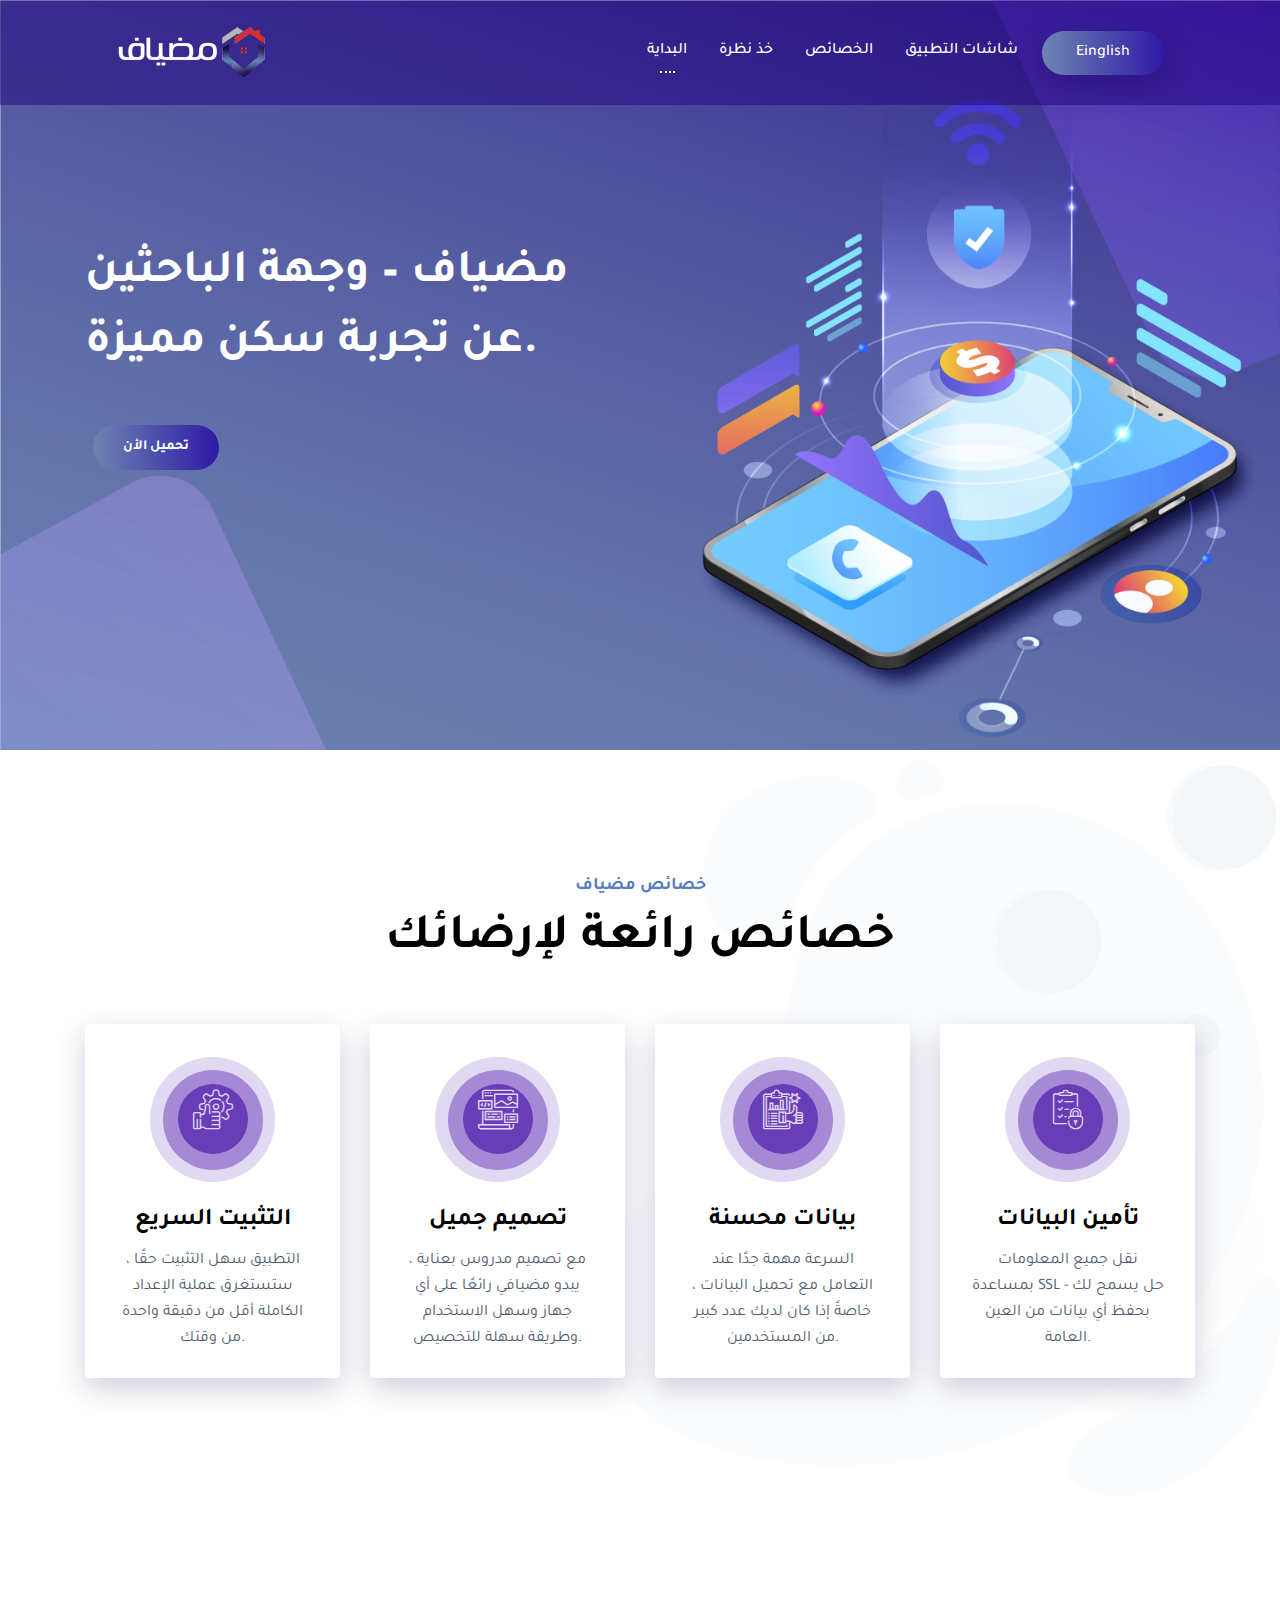
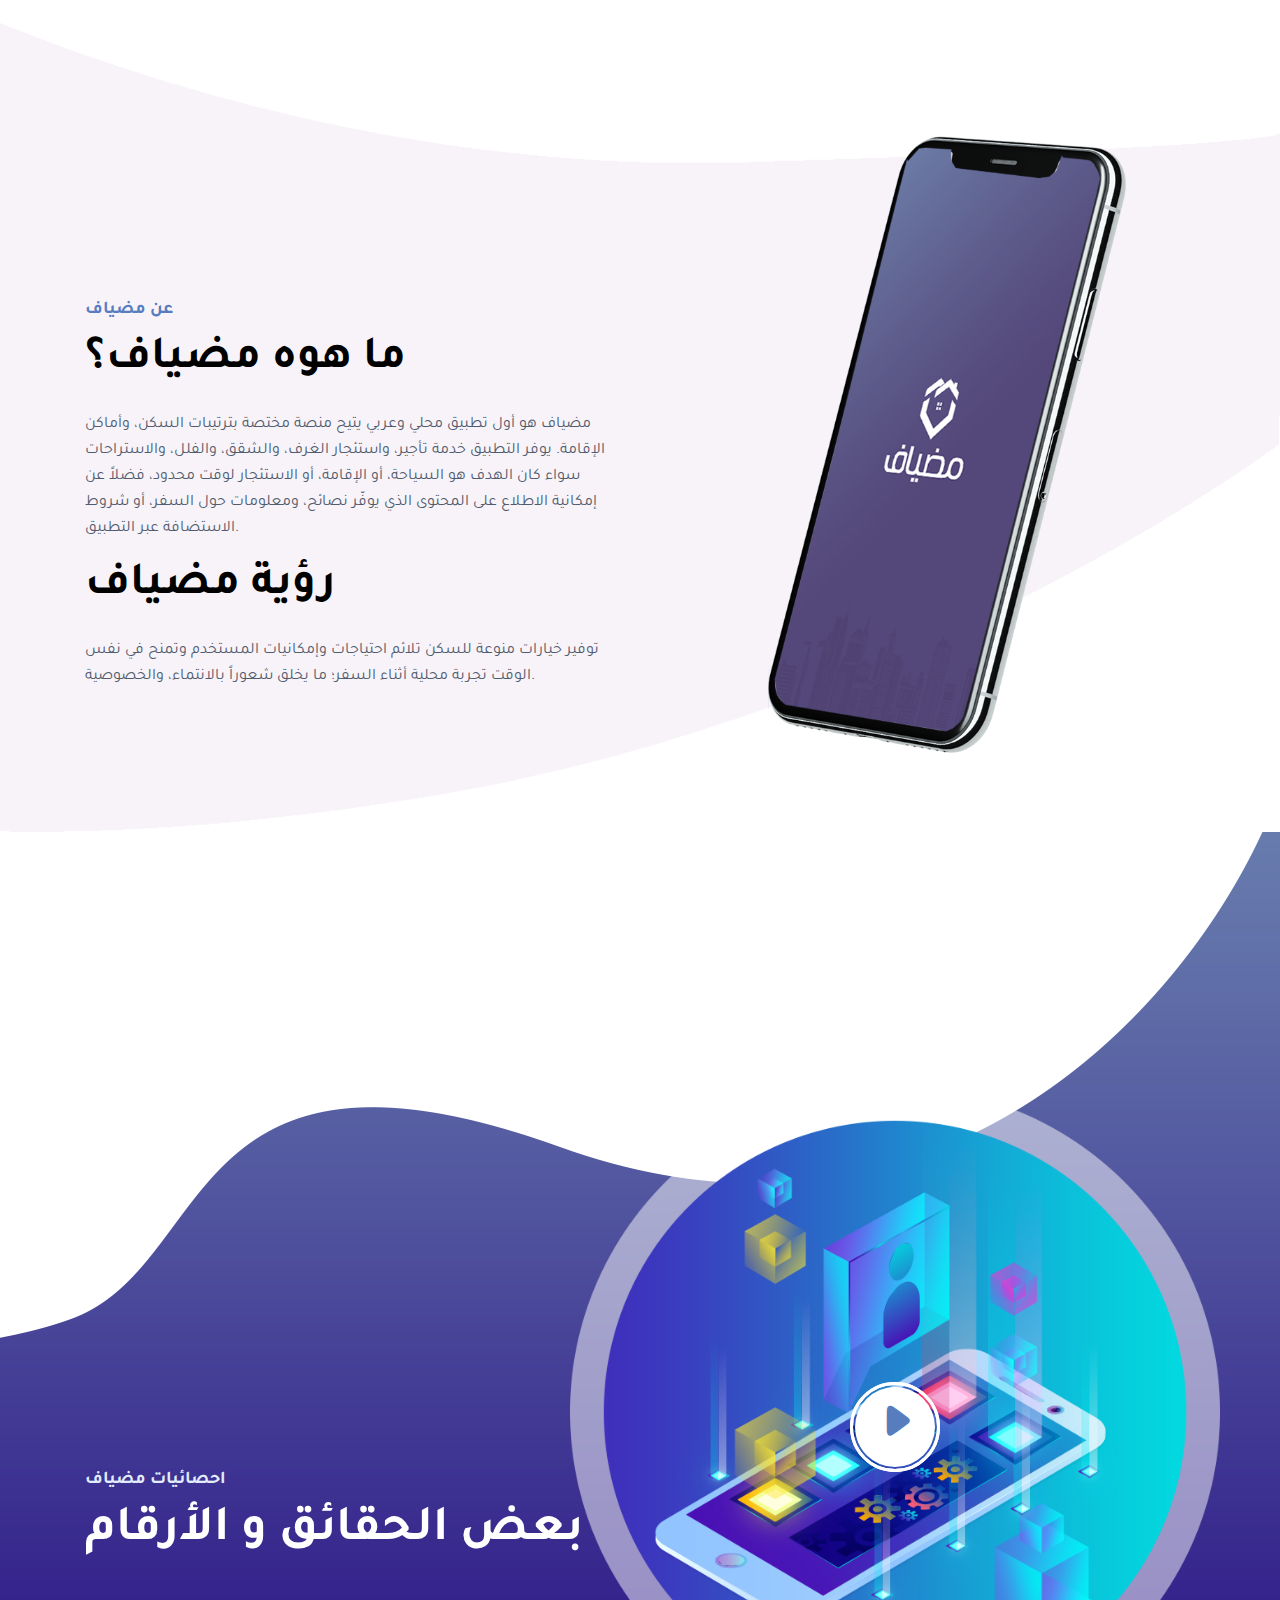
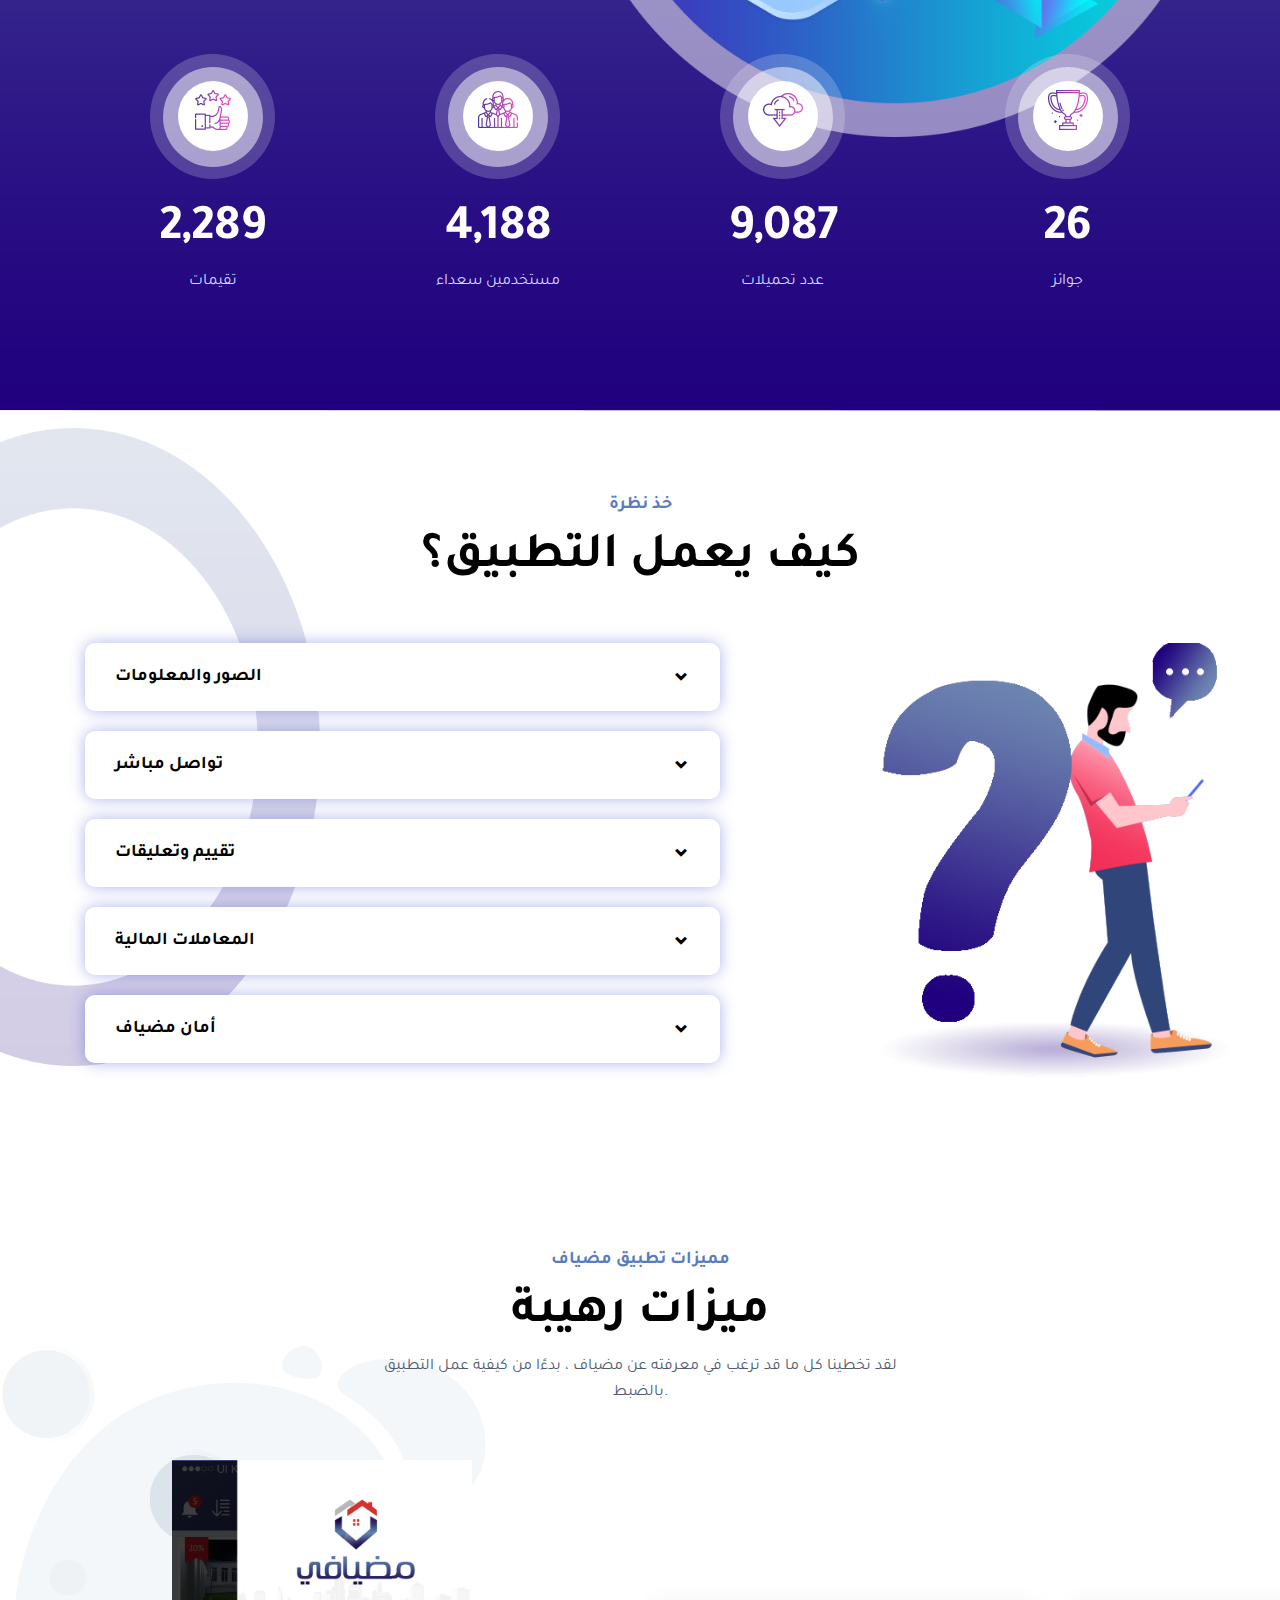
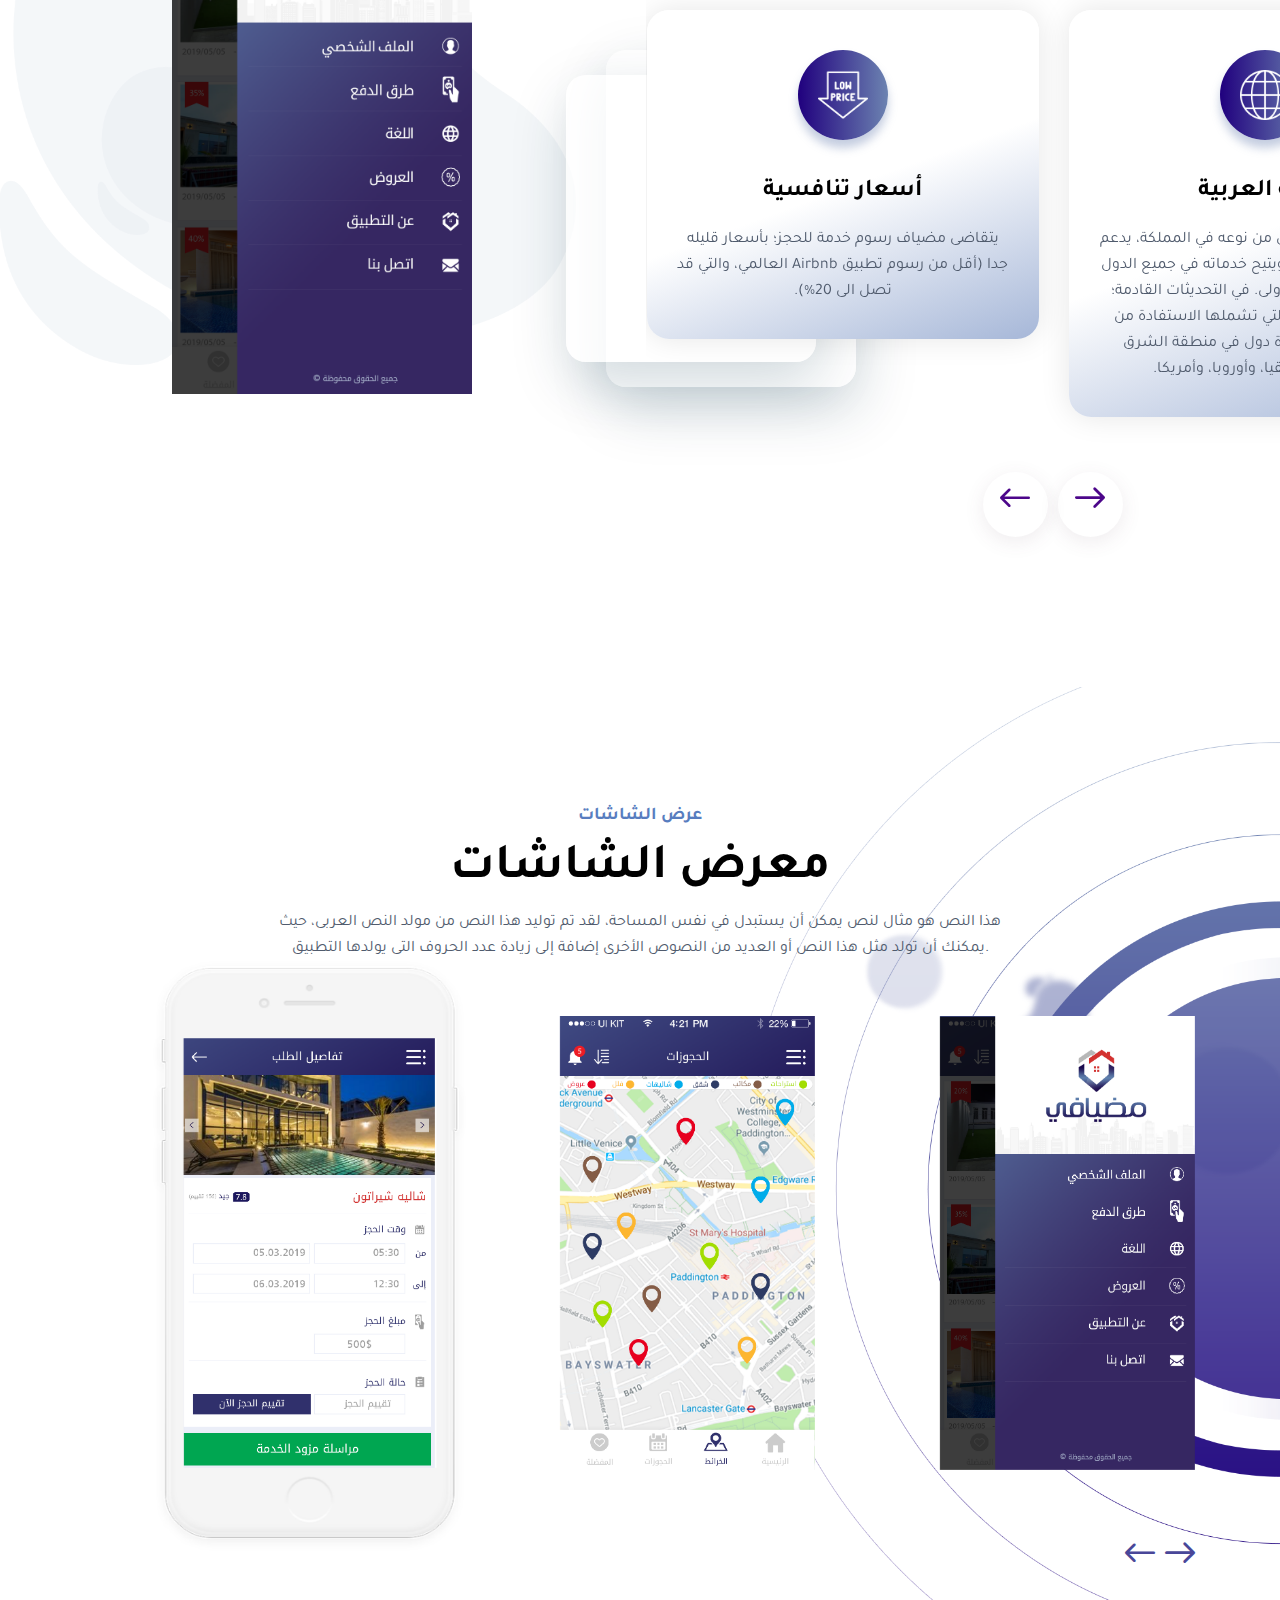
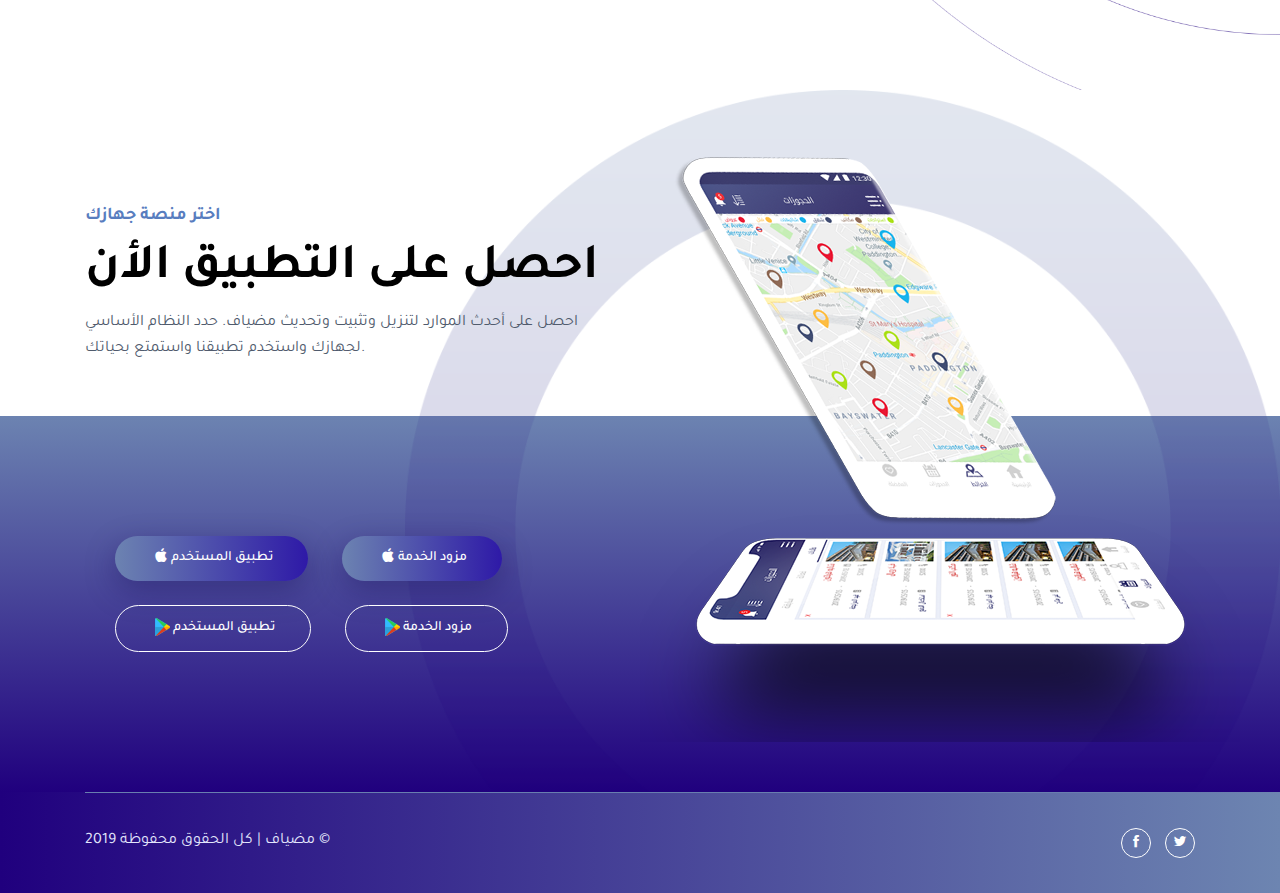
<file: ltr/index.html>
<!doctype html>
<html lang="zxx">

<head>
    <meta charset="utf-8">
    <meta name="viewport" content="width=device-width, initial-scale=1, shrink-to-fit=no">
    <meta name="keywords" content="">
    <meta name="description" content="">
    <title>مضياف</title>
    <!--favicon-->
    <link rel="shortcut icon" type="image/png" href="assets/images/favicon.png"/>
    <!--bootstrap css-->
    <link rel="stylesheet" type="text/css" href="assets/css/bootstrap.min.css">
    <!--owl carousel css-->
    <link rel="stylesheet" type="text/css" href="assets/css/owl.carousel.min.css">
    <!--magnific popup css-->
    <link rel="stylesheet" type="text/css" href="assets/css/magnific-popup.css">
    <!--font awesome css-->
    <link rel="stylesheet" type="text/css" href="assets/css/fontawesome-all.min.css">
    <!--icomoon icon css-->
    <link rel="stylesheet" type="text/css" href="assets/css/icomoon.css">
    <!--icofont css-->
    <link rel="stylesheet" type="text/css" href="assets/css/icofont.min.css">
    <!--animate css-->
    <link rel="stylesheet" type="text/css" href="assets/css/animate.css">
    <!--main css-->
    <link rel="stylesheet" type="text/css" href="assets/css/style.css">
    <!--responsive css-->
    <link rel="stylesheet" type="text/css" href="assets/css/responsive.css">
</head>

<body >
<!--Start Preloader-->
<div class="preloader">
    <div class="d-table">
        <div class="d-table-cell align-middle">
            <div class="spinner">
                <div class="double-bounce1"></div>
                <div class="double-bounce2"></div>
            </div>
        </div>
    </div>
</div>
<!--End Preloader-->
<!--start header-->
<header id="header">
    <div class="container">
        <nav class="navbar navbar-expand-lg">
            <div class="container">
                <!-- Logo -->
                <a class="logo" href="#"><img src="assets/images/logo.png" alt="logo"></a>
                <button class="navbar-toggler" type="button" data-toggle="collapse" data-target="#navbarContent"
                        aria-controls="navbarContent" aria-expanded="false" aria-label="Toggle navigation">
                    <span class="icon-bar"><i class="icofont-navigation-menu"></i></span>
                </button>
                <!-- navbar links -->
                <div class="collapse navbar-collapse" id="navbarContent">
                    <ul class="navbar-nav ml-auto">
                        <li class="nav-item">
                            <a class="nav-link active" href="#" data-scroll-nav="0">البداية</a>
                        </li>
                        <li class="nav-item">
                            <a class="nav-link" href="#" data-scroll-nav="3">خذ نظرة</a>
                        </li>
                        <li class="nav-item">
                            <a class="nav-link" href="#" data-scroll-nav="1">الخصائص</a>
                        </li>
                        <li class="nav-item">
                            <a class="nav-link" href="#" data-scroll-nav="2">شاشات التطبيق</a>
                        </li>


                        <li class="nav-item download-btn">
                            <a class="nav-link" href="#">Einglish</a>
                        </li>
                    </ul>
                </div>
            </div>
        </nav>
    </div>
</header>
<!--end header-->
<!--start home area-->
<section id="home-area" class="bg-1" data-scroll-index="0">
    <div class="container">
        <div class="row">
            <!--start caption-->
            <div class="col-lg-6 offset-lg-6">
                <div class="caption d-table">
                    <div class="d-table-cell align-middle">
                        <h1 class="text-white">مضياف – وجهة الباحثين عن تجربة سكن مميزة.</h1>
                        <div class="caption-btns">
                            <a class="bg" href="#" data-scroll-nav="5">تحميل الأن</a>
<!--                            <a class="popup-video"-->
<!--                                                                                        href="https://www.youtube.com/watch?v=p5DVeDWtA5U"><i-->
<!--                                class="icofont-ui-play"></i> ابدأ الفيديو</a>-->
                        </div>
<!--                        <div class="caption-download-btns">-->
<!--                            <ul>-->
<!--                                <li><a href="#"><i class="icofont-brand-android-robot"></i></a></li>-->
<!--                                <li><a href="#"><i class="icofont-brand-apple"></i></a></li>-->
<!--                            </ul>-->
<!--                        </div>-->
                    </div>
                </div>
            </div>
            <!--end caption-->
        </div>
    </div>
</section>
<!--start home area-->
<!--start core feature area-->
<section id="core-feature-area" class="bg-1">
    <div class="container">
        <div class="row">
            <!--start section heading-->
            <div class="col-md-10 offset-md-1">
                <div class="section-heading text-center">
                    <h5>خصائص مضياف</h5>
                    <h2>خصائص رائعة لإرضائك </h2>
                </div>
            </div>
            <!--end section heading-->
        </div>
        <div class="row">
            <!--start core feature single-->
            <div class="col-lg-3 col-md-6">
                <div class="core-feature-single two text-center">
                    <div class="icon">
                        <i class="icon-gear"></i>
                    </div>
                    <h3>التثبيت السريع</h3>
                    <p>

                        التطبيق سهل التثبيت حقًا ، ستستغرق عملية الإعداد الكاملة أقل من دقيقة واحدة من وقتك.
                    </p>
                </div>
            </div>
            <!--end core feature single-->
            <!--start core feature single-->
            <div class="col-lg-3 col-md-6">
                <div class="core-feature-single two text-center">
                    <div class="icon">
                        <i class="icon-web-design"></i>
                    </div>
                    <h3>تصميم جميل</h3>
                    <p>

                        مع تصميم مدروس بعناية ، يبدو مضيافي رائعًا على أي جهاز وسهل الاستخدام وطريقة سهلة للتخصيص.
                    </p>
                </div>
            </div>
            <!--end core feature single-->
            <!--start core feature single-->
            <div class="col-lg-3 col-md-6">
                <div class="core-feature-single two text-center">
                    <div class="icon three">
                        <i class="icon-report"></i>
                    </div>
                    <h3>بيانات محسنة</h3>
                    <p>
                        السرعة مهمة جدًا عند التعامل مع تحميل البيانات ، خاصةً إذا كان لديك عدد كبير من المستخدمين.
                    </p>
                </div>
            </div>
            <!--end core feature single-->
            <!--start core feature single-->
            <div class="col-lg-3 col-md-6">
                <div class="core-feature-single two text-center">
                    <div class="icon four">
                        <i class="icon-list"></i>
                    </div>
                    <h3>تأمين البيانات</h3>
                    <p>
                        نقل جميع المعلومات بمساعدة SSL - حل يسمح لك بحفظ أي بيانات من العين العامة.
                    </p>
                </div>
            </div>
            <!--end core feature single-->
        </div>
    </div>
</section>
<!--end core feature area-->
<!--start about area-->
<section id="about-area" class="bg-1">
    <div class="container">
        <div class="row">
            <!--start about content-->
            <div class="col-md-6">
                <div class="about-cont">
                    <h5>عن مضياف</h5>
                    <h2>ما هوه مضياف؟</h2>
                    <p>
                        مضياف هو أول تطبيق محلي وعربي يتيح منصة مختصة بترتيبات السكن، وأماكن الإقامة. يوفر التطبيق خدمة
                        تأجير، واستئجار الغرف، والشقق، والفلل، والاستراحات سواء كان الهدف هو السياحة، أو الإقامة، أو
                        الاستئجار لوقت محدود، فضلاً عن إمكانية الاطلاع على المحتوى الذي يوفّر نصائح، ومعلومات حول السفر،
                        أو شروط الاستضافة عبر التطبيق.
                    </p>
                    <h2>رؤية مضياف</h2>
                    <p>
                        توفير خيارات منوعة للسكن تلائم احتياجات وإمكانيات المستخدم وتمنح في نفس الوقت تجربة محلية أثناء
                        السفر؛ ما يخلق شعوراً بالانتماء، والخصوصية.
                    </p>
                </div>
            </div>
            <!--end about content-->
        </div>
    </div>
    <!--start app mocup-->
    <div class="about-app-mocup">
        <img src="assets/images/app-mocup-1.png" class="img-fluid" alt="">
    </div>
    <!--end app mocup-->
</section>
<!--end about area-->
<!--start video area-->
<section id="video-area" class="bg-1">
    <div class="video-cont d-table text-center">
        <div class="d-table-cell align-middle">
            <div class="video-overlay"></div>
            <a class="popup-video" href="https://www.youtube.com/watch?v=om4qTKMuPPs"><i
                    class="icofont-ui-play"></i></a>
        </div>
    </div>
    <div class="container">
        <div class="row">
            <div class="col-md-6">
                <div class="video title">
                </div>
            </div>
        </div>
        <div class="row">
            <div class="col-lg-6 col-md-8">
                <div class="counter title">
                    <h5 class="text-light">احصائيات مضياف</h5>
                    <h2 class="text-white">بعض الحقائق و الأرقام</h2>
                </div>
            </div>
        </div>
        <div class="row">
            <!--start counter single-->
            <div class="col-md-3 col-6 ">
                <div class="counter-single">
                    <div class="icon">
                        <img src="assets/images/icon-like.png" class="img-fluid" alt="">
                    </div>
                    <h2>2,289</h2>
                    <p>تقيمات</p>
                </div>
            </div>
            <!--end counter single-->
            <!--start counter single-->
            <div class="col-md-3 col-6">
                <div class="counter-single">
                    <div class="icon">
                        <img src="assets/images/icon-user.png" class="img-fluid" alt="">
                    </div>
                    <h2>4,188</h2>
                    <p>مستخدمين سعداء</p>
                </div>
            </div>
            <!--end counter single-->
            <!--start counter single-->
            <div class="col-md-3 col-6">
                <div class="counter-single">
                    <div class="icon">
                        <img src="assets/images/icon-cloud.png" class="img-fluid" alt="">
                    </div>
                    <h2>9,087</h2>
                    <p>عدد تحميلات</p>
                </div>
            </div>
            <!--end counter single-->
            <!--start counter single-->
            <div class="col-md-3 col-6">
                <div class="counter-single">
                    <div class="icon">
                        <img src="assets/images/icon-trophy.png" class="img-fluid" alt="">
                    </div>
                    <h2>26</h2>
                    <p>جوائز</p>
                </div>
            </div>
            <!--end counter single-->
        </div>
    </div>
</section>
<!--end video area-->
<!--start faq area-->
<section id="faq-area"  data-scroll-index="3" class="bg-1 mt-0 pt-10 mb-5">
    <div class="container">
        <div class="row">
            <!--start section heading-->
            <div class="col-md-8 offset-md-2">
                <div class="section-heading text-center">
                    <h5>خذ نظرة</h5>
                    <h2>كيف يعمل التطبيق؟</h2>
                </div>
            </div>
            <!--end section heading-->
        </div>
        <div class="row">
            <div class="col-md-7">
                <div id="accordion" role="tablist">
                    <!--start faq single-->
                    <div class="card">
                        <div class="card-header " role="tab" id="faq1">
                            <h5 class="mb-0">
                                <a class="collapsed" data-toggle="collapse" href="#collapse1" aria-expanded="false"
                                   aria-controls="collapse1">الصور والمعلومات </a>
                            </h5>
                        </div>
                        <div id="collapse1" class="collapse " role="tabpanel" aria-labelledby="faq1"
                             data-parent="#accordion">
                            <div class="card-body">
                                <p>
                                    • يتيح مضياف إمكانية الاطلاع على الصور والمعلومات الكاملة عن القطعة السكنية المعروضة
                                    للإيجار، مع المواعيد المتاحة والشاغرة، بالإضافة الى السعر اليومي، والشهري،
                                    والديكورات الداخلية، ومنافع السكن، مثل: توفر حوض السباحة، وغيره (متوفر بالصور).
                                </p>
                            </div>
                        </div>
                    </div>
                    <!--end faq single-->
                    <!--start faq single-->
                    <div class="card">
                        <div class="card-header" role="tab" id="faq2">
                            <h5 class="mb-0">
                                <a class="collapsed" data-toggle="collapse" href="#collapse2" aria-expanded="false"
                                   aria-controls="collapse2">تواصل مباشر</a>
                            </h5>
                        </div>
                        <div id="collapse2" class="collapse" role="tabpanel" aria-labelledby="faq2"
                             data-parent="#accordion">
                            <div class="card-body">
                                <p>• يتيح مضياف للمستخدم التواصل تواصلًا مباشرًا مع صاحب السكن أو المضيف؛ للاستعلام عن
                                    تفاصيل أكثر، أو الاتفاق حول سياسة الاستضافة عن طريق الصفحة التعريفية الخاصة بالمضيف،
                                    والتي تحوي كافة معلوماته الشخصية. </p>
                            </div>
                        </div>
                    </div>
                    <!--end faq single-->
                    <!--start faq single-->
                    <div class="card">
                        <div class="card-header" role="tab" id="faq3">
                            <h5 class="mb-0">
                                <a class="collapsed" data-toggle="collapse" href="#collapse3" aria-expanded="false"
                                   aria-controls="collapse3">تقييم وتعليقات</a>
                            </h5>
                        </div>
                        <div id="collapse3" class="collapse" role="tabpanel" aria-labelledby="faq3"
                             data-parent="#accordion">
                            <div class="card-body">
                                <p>• يوفّر مضياف كذلك ميزة وجود تقييم وتعليقات الزوار السابقين مع صاحب السكن، وبهذا يمكن
                                    للمستخدم تجنب المضيفين ذوي التقييمات المنخفضة، أو المساكن سيئة السمعة.</p>
                            </div>
                        </div>
                    </div>
                    <!--end faq single-->
                    <!--start faq single-->
                    <div class="card">
                        <div class="card-header" role="tab" id="faq4">
                            <h5 class="mb-0">
                                <a class="collapsed" data-toggle="collapse" href="#collapse4" aria-expanded="false"
                                   aria-controls="collapse4">المعاملات المالية </a>
                            </h5>
                        </div>
                        <div id="collapse4" class="collapse" role="tabpanel" aria-labelledby="faq4"
                             data-parent="#accordion">
                            <div class="card-body">
                                <p>• آلية الدفع الوحيدة والمعتمدة تكون حصرًا عبر التطبيق؛ لضمان الأمان. وتمنع سياسة
                                    تطبيق
                                    مضياف المضيف من الطلب من أي زبون محتمل إرسال المال إليه بأي طريقة. </p>
                            </div>
                        </div>

                    </div>
                    <!--end faq single-->
                    <!--start faq single-->
                    <div class="card">
                        <div class="card-header" role="tab" id="faq5">
                            <h5 class="mb-0">
                                <a class="collapsed" data-toggle="collapse" href="#collapse5" aria-expanded="false"
                                   aria-controls="collapse5">أمان مضياف </a>
                            </h5>
                        </div>
                        <div id="collapse5" class="collapse" role="tabpanel" aria-labelledby="faq5"
                             data-parent="#accordion">
                            <div class="card-body">
                                <p>• تفرض إدارة التطبيق إجراءات أمنية مشدّدة على من يريد الاعلان في موقعها؛ وذلك لتضمن
                                    للمسافرين مصداقية المعروض، بالإضافة إلى توفير آراء وتقييمات المستخدمين السابقين
                                    الذين استخدموا الموقع عند بحثهم عن سكن لهم. </p>
                            </div>
                        </div>

                    </div>
                    <!--end faq single-->
                </div>
            </div>
            <div class="col-md-5">
                <div class="faq-img">
                    <img src="assets/images/faq-img-1.png" class="img-fluid" alt="">
                </div>
            </div>
        </div>
    </div>
</section>
<!--end faq area-->
<!--start awesome feature area-->
<section id="awesome-feat-area" class="bg-1" data-scroll-index="1">
    <div class="container">
        <div class="row">
            <!--start section heading-->
            <div class="col-lg-6 offset-lg-3 col-md-8 offset-md-2">
                <div class="section-heading text-center">
                    <h5>مميزات تطبيق مضياف</h5>
                    <h2>ميزات رهيبة</h2>
                    <p>
                        لقد تخطينا كل ما قد ترغب في معرفته عن مضياف ، بدءًا من كيفية عمل التطبيق بالضبط.</p>
                </div>
            </div>
            <!--end section heading-->
        </div>
    </div>
    <div class="row">
        <!--start feature images-->
        <div class="col-md-5">
            <div class="awesome-feat-img text-center">
                <a data-owl-item="1" class="feature-link active">
                    <div class="feat-screen-single">
                        <img src="assets/images/screen-1.jpg" class="img-fluid" alt="">
                    </div>
                </a>
                <a data-owl-item="2" class="feature-link">
                    <div class="feat-screen-single">
                        <img src="assets/images/screen-1.jpg" class="img-fluid" alt="">
                    </div>
                </a>
                <a data-owl-item="3" class="feature-link">
                    <div class="feat-screen-single">
                        <img src="assets/images/screen-1.jpg" class="img-fluid" alt="">
                    </div>
                </a>
            </div>
        </div>
        <!--end feature images-->
        <div class="col-md-7">
            <div class="feat-carousel-wrap">
                <div class="awesome-feat-carousel owl-carousel">
                    <!--start awesome-feat-single-->
                    <div class="awesome-feat-single text-center">
                        <div class="icon two">
                            <img src="assets/images/worlwide.png" class="img-fluid" alt="">
                        </div>
                        <h3>اللغة العربية</h3>
                        <p>
                            بصفته أول تطبيق محلي من نوعه في المملكة، يدعم مضياف اللغة العربية، ويتيح خدماته في جميع
                            الدول العربية في المرحلة الأولى. في التحديثات القادمة؛ ستتسع دائرة الدول التي تشملها
                            الاستفادة من مضياف لتشمل عدة دول في منطقة الشرق الأوسط، وإفريقيا، وأوروبا، وأمريكا.
                        </p>
                    </div>
                    <!--end awesome-feat-single-->
                    <!--start awesome-feat-single-->
                    <div class="awesome-feat-single text-center">
                        <div class="icon two">
                            <img src="assets/images/low-price.png" class="img-fluid" alt="">
                        </div>
                        <h3>أسعار تنافسية</h3>
                        <p>
                            يتقاضى مضياف رسوم خدمة للحجز؛ بأسعار قليله جدا (أقل من رسوم تطبيق
                            Airbnb العالمي، والتي قد تصل الى 20%).
                        </p>
                    </div>
                    <!--end awesome-feat-single-->
                    <!--start awesome-feat-single-->
                    <div class="awesome-feat-single text-center">
                        <div class="icon two">
                            <img src="assets/images/icon-setting.png" class="img-fluid" alt="">
                        </div>
                        <h3>تجربة الحياة المحلية</h3>
                        <p>
                            يتيح مضياف فرصة مثالية للباحثين عن تجارب سفر مميزة بالسكن مع أهل البلد، والتعرف عن قرب على
                            عاداتهم، وطبائعهم.
                        </p>
                    </div>
                    <!--end awesome-feat-single-->

                </div>
            </div>
        </div>
    </div>
</section>
<!--end awesome feature area-->

<!--screenshot area-->
<section id="screenshot-area" class="bg-1" data-scroll-index="2">
    <div class="container">
        <div class="row">
            <!--start section heading-->
            <div class="col-md-8 offset-md-2">
                <div class="section-heading text-center">
                    <h5>عرض الشاشات</h5>
                    <h2>معرض الشاشات</h2>
                    <p>هذا النص هو مثال لنص يمكن أن يستبدل في نفس المساحة، لقد تم توليد هذا النص من مولد النص العربى،
                        حيث يمكنك أن تولد مثل هذا النص أو العديد من النصوص الأخرى إضافة إلى زيادة عدد الحروف التى يولدها
                        التطبيق.</p>
                </div>
            </div>
            <!--end section heading-->
        </div>
        <div class="screen-wrap">
            <div class="screenshot-frame"></div>
            <div class="screen-carousel owl-carousel">
                <img src="assets/images/screen-1.jpg" class="img-fluid" alt="">
                <img src="assets/images/screen-2.jpg" class="img-fluid" alt="">
                <img src="assets/images/screen-3.jpg" class="img-fluid" alt="">
                <img src="assets/images/screen-4.jpg" class="img-fluid" alt="">
                <img src="assets/images/screen-2.jpg" class="img-fluid" alt="">
            </div>
        </div>
    </div>
</section>
<!--end area-->
<!--start app download area-->
<section id="app-download-area" data-scroll-index="5">
    <div class="app-download-bg bg-1"></div>
    <div class="container">
        <div class="row">
            <!--start section heading-->
            <div class="col-lg-6 col-md-8">
                <div class="section-heading">
                    <h5>اختر منصة جهازك</h5>
                    <h2>احصل على التطبيق الأن</h2>
                    <p>
                        احصل على أحدث الموارد لتنزيل وتثبيت وتحديث مضياف. حدد النظام الأساسي لجهازك واستخدم تطبيقنا
                        واستمتع بحياتك.</p>
                </div>
            </div>
            <!--end section heading-->
        </div>
    </div>
    <div class="app-downlod-review">
        <div class="container">
            <div class="row">
                <div class="col-lg-6">
                        <div class="download-btns mb-4">
                                
                                
                                <a class="bg" target="_blank" href="https://apps.apple.com/il/app/id1476455280"><i class="icofont-brand-apple"></i> تطبيق المستخدم</a>
                                <a class="bg" target="_blank" href="https://apps.apple.com/il/app/id1476733127"><i class="icofont-brand-apple"></i> مزود الخدمة</a>
                            </div>
                    <div class="download-btns">
                            <a href="#"  target="_blank"><img src="assets/images/playstore-icon.png"  class="img-fluid" alt=""> تطبيق المستخدم</a>
                        <a href="https://play.google.com/store/apps/details?id=com.medyafapp.provider" target="_blank"><img src="assets/images/playstore-icon.png" class="img-fluid" alt=""> مزود الخدمة</a>
                        
                    </div>
                </div>
            </div>
        </div>
    </div>
    <div class="app-download-mockup">
        <img src="assets/images/imac-mocup.png" class="img-fluid" alt="">
    </div>
</section>
<!--end app download area-->
<!--start footer-->
<footer id="footer" class="bg-1">
    <div class="container">
        <div class="footer-copyright">
            <div class="row">
                <div class="col-lg-6 col-md-7">
                    <p> 2019 مضياف | كل الحقوق محفوظة &copy;</p>
                </div>
                <div class="col-lg-6 col-md-5">
                    <div class="footer-social text-right">
                        <ul>
                            <li><a href="#"><i class="icofont-facebook"></i></a></li>
                            <li><a href="#"><i class="icofont-twitter"></i></a></li>
                        </ul>
                    </div>
                </div>
            </div>
        </div>
    </div>
</footer>
<!--end footer-->
<!--jQuery js-->
<script src="assets/js/jquery-3.3.1.min.js"></script>
<!--proper js-->
<script src="assets/js/popper.min.js"></script>
<!--bootstrap js-->
<script src="assets/js/bootstrap.min.js"></script>
<!--counter js-->
<script src="assets/js/waypoints.js"></script>
<script src="assets/js/counterup.min.js"></script>
<!--magnic popup js-->
<script src="assets/js/magnific-popup.min.js"></script>
<!--owl carousel js-->
<script src="assets/js/owl.carousel.min.js"></script>
<!--owl scrollIt js-->
<script src="assets/js/scrollIt.min.js"></script>
<!--validator js-->
<script src="assets/js/validator.min.js"></script>
<!--contact js-->
<script src="assets/js/contact.js"></script>
<!--ajax newsletter js-->
<!--main js-->
<script src="assets/js/custom.js"></script>
</body>


</html>
</file>
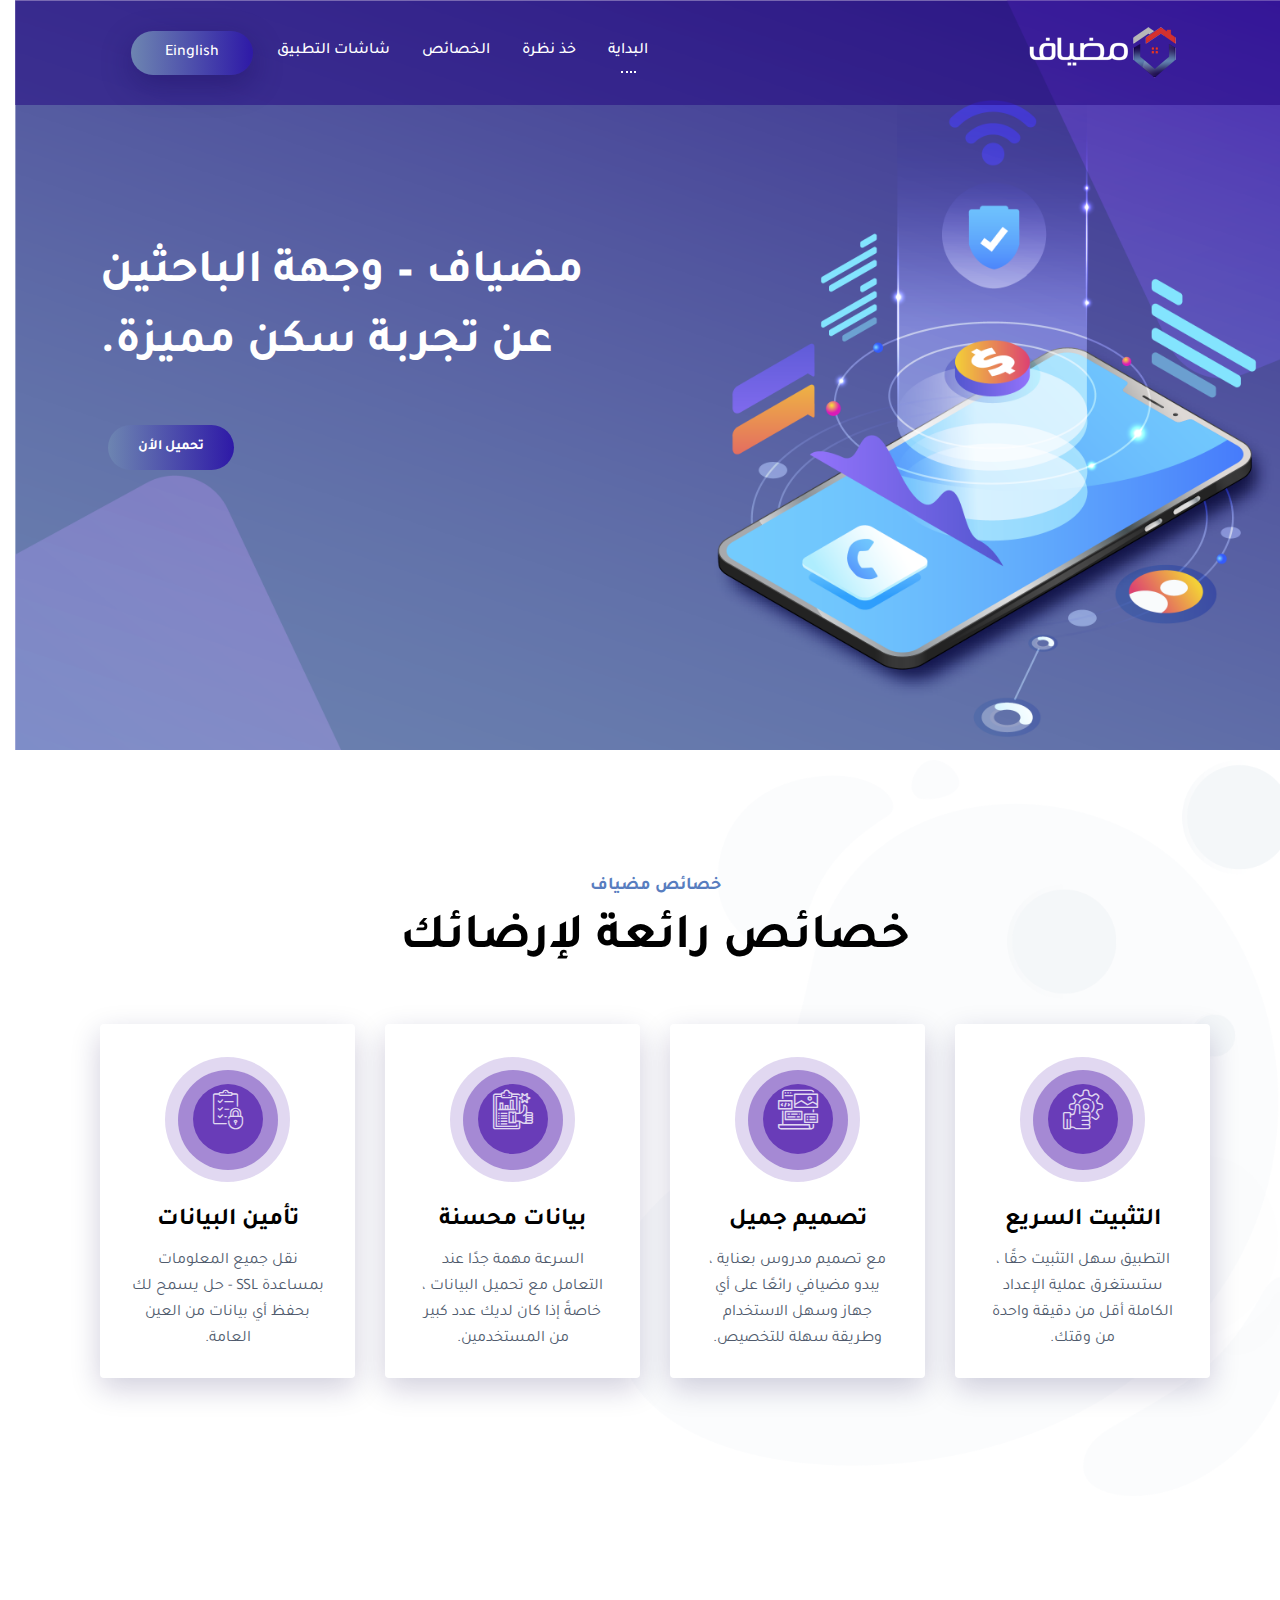
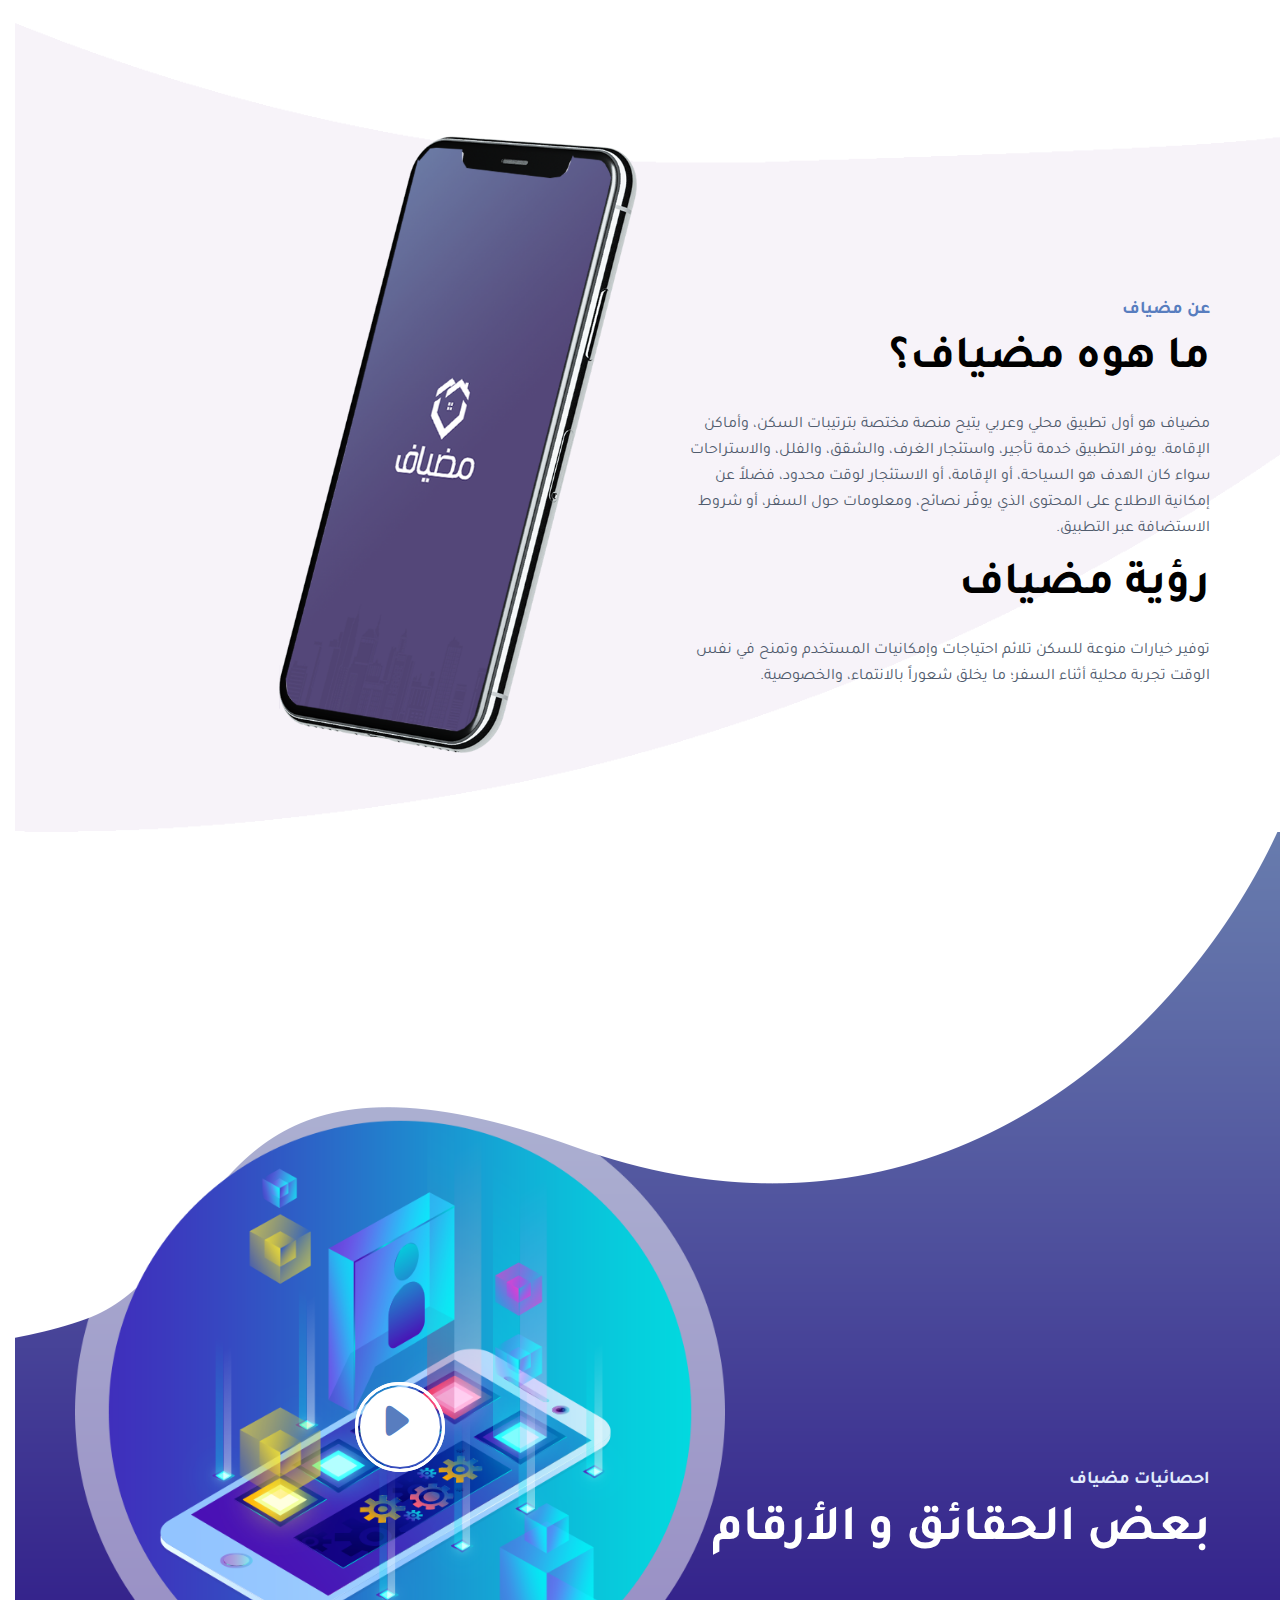
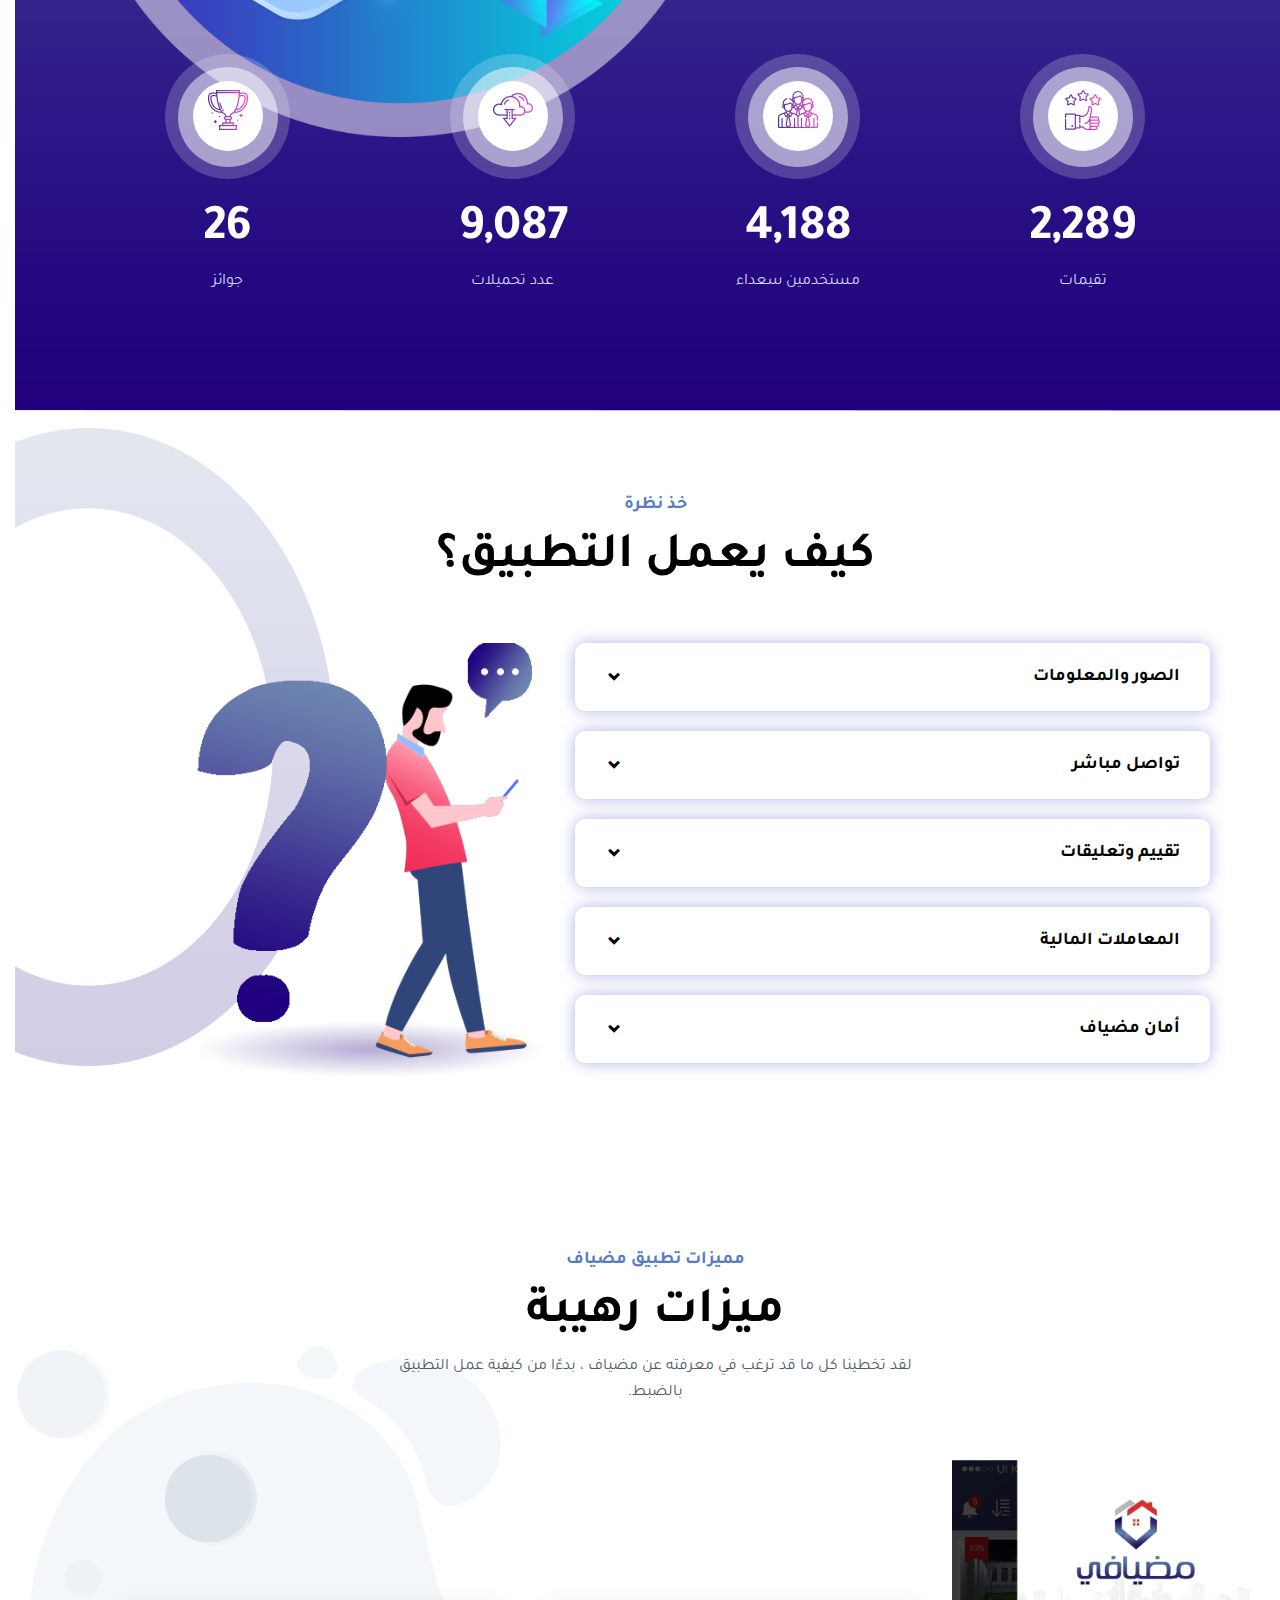
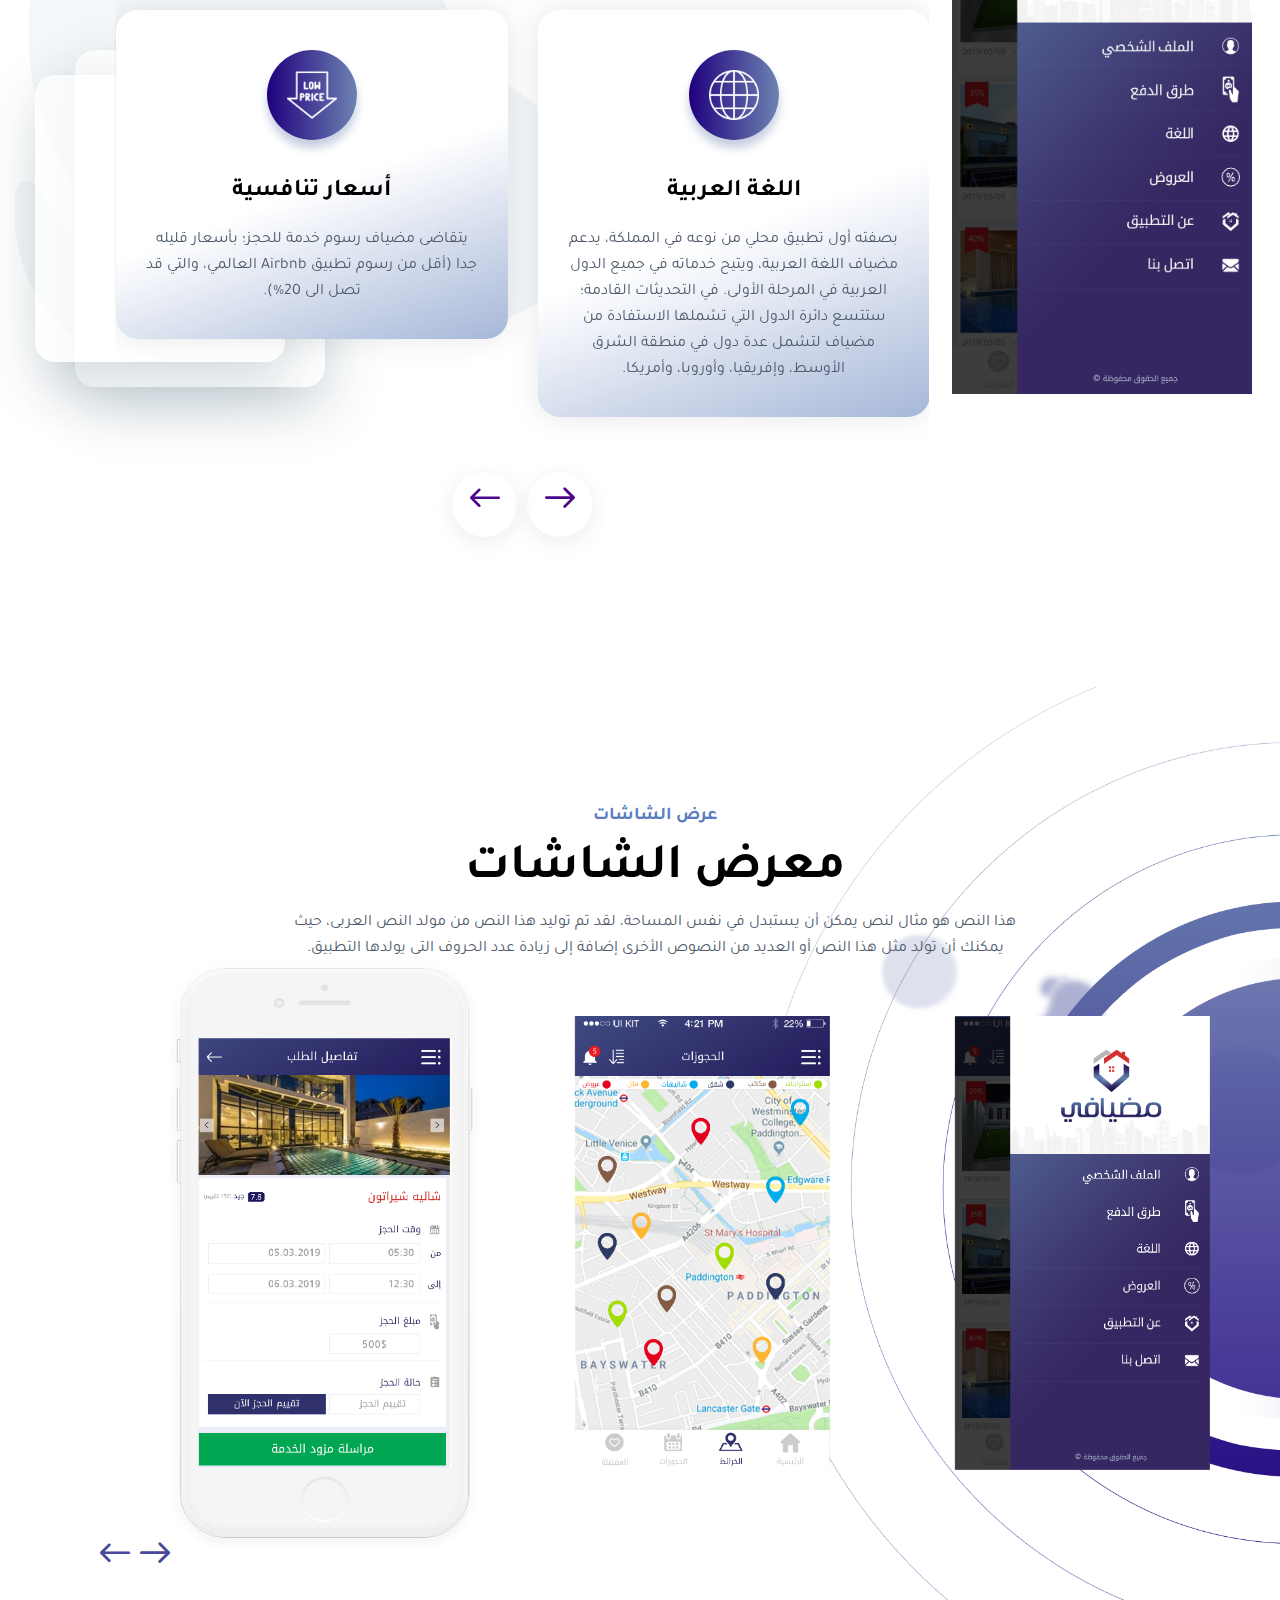
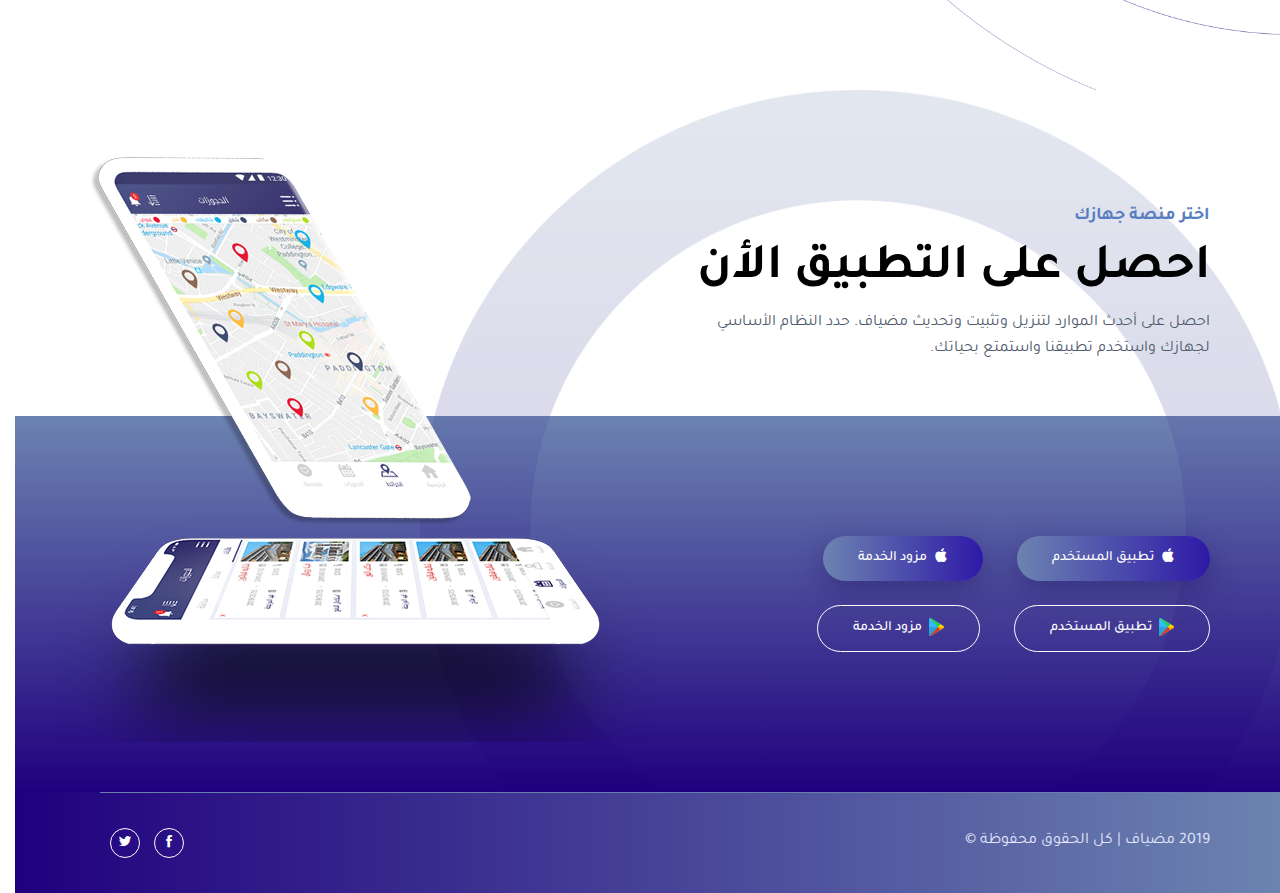
<file: rtl/index.html>
<!doctype html>
<html lang="zxx">

<head>
    <meta charset="utf-8">
    <meta name="viewport" content="width=device-width, initial-scale=1, shrink-to-fit=no">
    <meta name="keywords" content="">
    <meta name="description" content="">
    <title>مضياف</title>
    <!--favicon-->
    <link rel="shortcut icon" type="image/png" href="assets/images/favicon.png"/>
    <!--bootstrap css-->
    <link rel="stylesheet" type="text/css" href="assets/css/bootstrap-rtl.css">
    <!--owl carousel css-->
    <link rel="stylesheet" type="text/css" href="assets/css/owl.carousel.min.css">
    <!--magnific popup css-->
    <link rel="stylesheet" type="text/css" href="assets/css/magnific-popup.css">
    <!--font awesome css-->
    <link rel="stylesheet" type="text/css" href="assets/css/fontawesome-all.min.css">
    <!--icomoon icon css-->
    <link rel="stylesheet" type="text/css" href="assets/css/icomoon.css">
    <!--icofont css-->
    <link rel="stylesheet" type="text/css" href="assets/css/icofont.min.css">
    <!--animate css-->
    <link rel="stylesheet" type="text/css" href="assets/css/animate.css">
    <!--main css-->
    <link rel="stylesheet" type="text/css" href="assets/css/style.css">
    <!--responsive css-->
    <link rel="stylesheet" type="text/css" href="assets/css/responsive.css">
</head>

<body dir="rtl">
<!--Start Preloader-->
<div class="preloader">
    <div class="d-table">
        <div class="d-table-cell align-middle">
            <div class="spinner">
                <div class="double-bounce1"></div>
                <div class="double-bounce2"></div>
            </div>
        </div>
    </div>
</div>
<!--End Preloader-->
<!--start header-->
<header id="header">
    <div class="container">
        <nav class="navbar navbar-expand-lg">
            <div class="container">
                <!-- Logo -->
                <a class="logo" href="#"><img src="assets/images/logo.png" alt="logo"></a>
                <button class="navbar-toggler" type="button" data-toggle="collapse" data-target="#navbarContent"
                        aria-controls="navbarContent" aria-expanded="false" aria-label="Toggle navigation">
                    <span class="icon-bar"><i class="icofont-navigation-menu"></i></span>
                </button>
                <!-- navbar links -->
                <div class="collapse navbar-collapse" id="navbarContent">
                    <ul class="navbar-nav ml-auto">
                        <li class="nav-item">
                            <a class="nav-link active" href="#" data-scroll-nav="0">البداية</a>
                        </li>
                        <li class="nav-item">
                            <a class="nav-link" href="#" data-scroll-nav="3">خذ نظرة</a>
                        </li>
                        <li class="nav-item">
                            <a class="nav-link" href="#" data-scroll-nav="1">الخصائص</a>
                        </li>
                        <li class="nav-item">
                            <a class="nav-link" href="#" data-scroll-nav="2">شاشات التطبيق</a>
                        </li>


                        <li class="nav-item download-btn">
                            <a class="nav-link" href="#">Einglish</a>
                        </li>
                    </ul>
                </div>
            </div>
        </nav>
    </div>
</header>
<!--end header-->
<!--start home area-->
<section id="home-area" class="bg-1" data-scroll-index="0">
    <div class="container">
        <div class="row">
            <!--start caption-->
            <div class="col-lg-6 offset-lg-6">
                <div class="caption d-table">
                    <div class="d-table-cell align-middle">
                        <h1 class="text-white">مضياف – وجهة الباحثين عن تجربة سكن مميزة.</h1>
                        <div class="caption-btns">
                            <a class="bg" href="#" data-scroll-nav="5">تحميل الأن</a>
<!--                            <a class="popup-video"-->
<!--                                                                                        href="https://www.youtube.com/watch?v=p5DVeDWtA5U"><i-->
<!--                                class="icofont-ui-play"></i> ابدأ الفيديو</a>-->
                        </div>
<!--                        <div class="caption-download-btns">-->
<!--                            <ul>-->
<!--                                <li><a href="#"><i class="icofont-brand-android-robot"></i></a></li>-->
<!--                                <li><a href="#"><i class="icofont-brand-apple"></i></a></li>-->
<!--                            </ul>-->
<!--                        </div>-->
                    </div>
                </div>
            </div>
            <!--end caption-->
        </div>
    </div>
</section>
<!--start home area-->
<!--start core feature area-->
<section id="core-feature-area" class="bg-1">
    <div class="container">
        <div class="row">
            <!--start section heading-->
            <div class="col-md-10 offset-md-1">
                <div class="section-heading text-center">
                    <h5>خصائص مضياف</h5>
                    <h2>خصائص رائعة لإرضائك </h2>
                </div>
            </div>
            <!--end section heading-->
        </div>
        <div class="row">
            <!--start core feature single-->
            <div class="col-lg-3 col-md-6">
                <div class="core-feature-single two text-center">
                    <div class="icon">
                        <i class="icon-gear"></i>
                    </div>
                    <h3>التثبيت السريع</h3>
                    <p>

                        التطبيق سهل التثبيت حقًا ، ستستغرق عملية الإعداد الكاملة أقل من دقيقة واحدة من وقتك.
                    </p>
                </div>
            </div>
            <!--end core feature single-->
            <!--start core feature single-->
            <div class="col-lg-3 col-md-6">
                <div class="core-feature-single two text-center">
                    <div class="icon">
                        <i class="icon-web-design"></i>
                    </div>
                    <h3>تصميم جميل</h3>
                    <p>

                        مع تصميم مدروس بعناية ، يبدو مضيافي رائعًا على أي جهاز وسهل الاستخدام وطريقة سهلة للتخصيص.
                    </p>
                </div>
            </div>
            <!--end core feature single-->
            <!--start core feature single-->
            <div class="col-lg-3 col-md-6">
                <div class="core-feature-single two text-center">
                    <div class="icon three">
                        <i class="icon-report"></i>
                    </div>
                    <h3>بيانات محسنة</h3>
                    <p>
                        السرعة مهمة جدًا عند التعامل مع تحميل البيانات ، خاصةً إذا كان لديك عدد كبير من المستخدمين.
                    </p>
                </div>
            </div>
            <!--end core feature single-->
            <!--start core feature single-->
            <div class="col-lg-3 col-md-6">
                <div class="core-feature-single two text-center">
                    <div class="icon four">
                        <i class="icon-list"></i>
                    </div>
                    <h3>تأمين البيانات</h3>
                    <p>
                        نقل جميع المعلومات بمساعدة SSL - حل يسمح لك بحفظ أي بيانات من العين العامة.
                    </p>
                </div>
            </div>
            <!--end core feature single-->
        </div>
    </div>
</section>
<!--end core feature area-->
<!--start about area-->
<section id="about-area" class="bg-1">
    <div class="container">
        <div class="row">
            <!--start about content-->
            <div class="col-md-6">
                <div class="about-cont">
                    <h5>عن مضياف</h5>
                    <h2>ما هوه مضياف؟</h2>
                    <p>
                        مضياف هو أول تطبيق محلي وعربي يتيح منصة مختصة بترتيبات السكن، وأماكن الإقامة. يوفر التطبيق خدمة
                        تأجير، واستئجار الغرف، والشقق، والفلل، والاستراحات سواء كان الهدف هو السياحة، أو الإقامة، أو
                        الاستئجار لوقت محدود، فضلاً عن إمكانية الاطلاع على المحتوى الذي يوفّر نصائح، ومعلومات حول السفر،
                        أو شروط الاستضافة عبر التطبيق.
                    </p>
                    <h2>رؤية مضياف</h2>
                    <p>
                        توفير خيارات منوعة للسكن تلائم احتياجات وإمكانيات المستخدم وتمنح في نفس الوقت تجربة محلية أثناء
                        السفر؛ ما يخلق شعوراً بالانتماء، والخصوصية.
                    </p>
                </div>
            </div>
            <!--end about content-->
        </div>
    </div>
    <!--start app mocup-->
    <div class="about-app-mocup">
        <img src="assets/images/app-mocup-1.png" class="img-fluid" alt="">
    </div>
    <!--end app mocup-->
</section>
<!--end about area-->
<!--start video area-->
<section id="video-area" class="bg-1">
    <div class="video-cont d-table text-center">
        <div class="d-table-cell align-middle">
            <div class="video-overlay"></div>
            <a class="popup-video" href="https://www.youtube.com/watch?v=om4qTKMuPPs"><i
                    class="icofont-ui-play"></i></a>
        </div>
    </div>
    <div class="container">
        <div class="row">
            <div class="col-md-6">
                <div class="video title">
                </div>
            </div>
        </div>
        <div class="row">
            <div class="col-lg-6 col-md-8">
                <div class="counter title">
                    <h5 class="text-light">احصائيات مضياف</h5>
                    <h2 class="text-white">بعض الحقائق و الأرقام</h2>
                </div>
            </div>
        </div>
        <div class="row">
            <!--start counter single-->
            <div class="col-md-3 col-6 ">
                <div class="counter-single">
                    <div class="icon">
                        <img src="assets/images/icon-like.png" class="img-fluid" alt="">
                    </div>
                    <h2>2,289</h2>
                    <p>تقيمات</p>
                </div>
            </div>
            <!--end counter single-->
            <!--start counter single-->
            <div class="col-md-3 col-6">
                <div class="counter-single">
                    <div class="icon">
                        <img src="assets/images/icon-user.png" class="img-fluid" alt="">
                    </div>
                    <h2>4,188</h2>
                    <p>مستخدمين سعداء</p>
                </div>
            </div>
            <!--end counter single-->
            <!--start counter single-->
            <div class="col-md-3 col-6">
                <div class="counter-single">
                    <div class="icon">
                        <img src="assets/images/icon-cloud.png" class="img-fluid" alt="">
                    </div>
                    <h2>9,087</h2>
                    <p>عدد تحميلات</p>
                </div>
            </div>
            <!--end counter single-->
            <!--start counter single-->
            <div class="col-md-3 col-6">
                <div class="counter-single">
                    <div class="icon">
                        <img src="assets/images/icon-trophy.png" class="img-fluid" alt="">
                    </div>
                    <h2>26</h2>
                    <p>جوائز</p>
                </div>
            </div>
            <!--end counter single-->
        </div>
    </div>
</section>
<!--end video area-->
<!--start faq area-->
<section id="faq-area"  data-scroll-index="3" class="bg-1 mt-0 pt-10 mb-5">
    <div class="container">
        <div class="row">
            <!--start section heading-->
            <div class="col-md-8 offset-md-2">
                <div class="section-heading text-center">
                    <h5>خذ نظرة</h5>
                    <h2>كيف يعمل التطبيق؟</h2>
                </div>
            </div>
            <!--end section heading-->
        </div>
        <div class="row">
            <div class="col-md-7">
                <div id="accordion" role="tablist">
                    <!--start faq single-->
                    <div class="card">
                        <div class="card-header " role="tab" id="faq1">
                            <h5 class="mb-0">
                                <a class="collapsed" data-toggle="collapse" href="#collapse1" aria-expanded="false"
                                   aria-controls="collapse1">الصور والمعلومات </a>
                            </h5>
                        </div>
                        <div id="collapse1" class="collapse " role="tabpanel" aria-labelledby="faq1"
                             data-parent="#accordion">
                            <div class="card-body">
                                <p>
                                    • يتيح مضياف إمكانية الاطلاع على الصور والمعلومات الكاملة عن القطعة السكنية المعروضة
                                    للإيجار، مع المواعيد المتاحة والشاغرة، بالإضافة الى السعر اليومي، والشهري،
                                    والديكورات الداخلية، ومنافع السكن، مثل: توفر حوض السباحة، وغيره (متوفر بالصور).
                                </p>
                            </div>
                        </div>
                    </div>
                    <!--end faq single-->
                    <!--start faq single-->
                    <div class="card">
                        <div class="card-header" role="tab" id="faq2">
                            <h5 class="mb-0">
                                <a class="collapsed" data-toggle="collapse" href="#collapse2" aria-expanded="false"
                                   aria-controls="collapse2">تواصل مباشر</a>
                            </h5>
                        </div>
                        <div id="collapse2" class="collapse" role="tabpanel" aria-labelledby="faq2"
                             data-parent="#accordion">
                            <div class="card-body">
                                <p>• يتيح مضياف للمستخدم التواصل تواصلًا مباشرًا مع صاحب السكن أو المضيف؛ للاستعلام عن
                                    تفاصيل أكثر، أو الاتفاق حول سياسة الاستضافة عن طريق الصفحة التعريفية الخاصة بالمضيف،
                                    والتي تحوي كافة معلوماته الشخصية. </p>
                            </div>
                        </div>
                    </div>
                    <!--end faq single-->
                    <!--start faq single-->
                    <div class="card">
                        <div class="card-header" role="tab" id="faq3">
                            <h5 class="mb-0">
                                <a class="collapsed" data-toggle="collapse" href="#collapse3" aria-expanded="false"
                                   aria-controls="collapse3">تقييم وتعليقات</a>
                            </h5>
                        </div>
                        <div id="collapse3" class="collapse" role="tabpanel" aria-labelledby="faq3"
                             data-parent="#accordion">
                            <div class="card-body">
                                <p>• يوفّر مضياف كذلك ميزة وجود تقييم وتعليقات الزوار السابقين مع صاحب السكن، وبهذا يمكن
                                    للمستخدم تجنب المضيفين ذوي التقييمات المنخفضة، أو المساكن سيئة السمعة.</p>
                            </div>
                        </div>
                    </div>
                    <!--end faq single-->
                    <!--start faq single-->
                    <div class="card">
                        <div class="card-header" role="tab" id="faq4">
                            <h5 class="mb-0">
                                <a class="collapsed" data-toggle="collapse" href="#collapse4" aria-expanded="false"
                                   aria-controls="collapse4">المعاملات المالية </a>
                            </h5>
                        </div>
                        <div id="collapse4" class="collapse" role="tabpanel" aria-labelledby="faq4"
                             data-parent="#accordion">
                            <div class="card-body">
                                <p>• آلية الدفع الوحيدة والمعتمدة تكون حصرًا عبر التطبيق؛ لضمان الأمان. وتمنع سياسة
                                    تطبيق
                                    مضياف المضيف من الطلب من أي زبون محتمل إرسال المال إليه بأي طريقة. </p>
                            </div>
                        </div>

                    </div>
                    <!--end faq single-->
                    <!--start faq single-->
                    <div class="card">
                        <div class="card-header" role="tab" id="faq5">
                            <h5 class="mb-0">
                                <a class="collapsed" data-toggle="collapse" href="#collapse5" aria-expanded="false"
                                   aria-controls="collapse5">أمان مضياف </a>
                            </h5>
                        </div>
                        <div id="collapse5" class="collapse" role="tabpanel" aria-labelledby="faq5"
                             data-parent="#accordion">
                            <div class="card-body">
                                <p>• تفرض إدارة التطبيق إجراءات أمنية مشدّدة على من يريد الاعلان في موقعها؛ وذلك لتضمن
                                    للمسافرين مصداقية المعروض، بالإضافة إلى توفير آراء وتقييمات المستخدمين السابقين
                                    الذين استخدموا الموقع عند بحثهم عن سكن لهم. </p>
                            </div>
                        </div>

                    </div>
                    <!--end faq single-->
                </div>
            </div>
            <div class="col-md-5">
                <div class="faq-img">
                    <img src="assets/images/faq-img-1.png" class="img-fluid" alt="">
                </div>
            </div>
        </div>
    </div>
</section>
<!--end faq area-->
<!--start awesome feature area-->
<section id="awesome-feat-area" class="bg-1" data-scroll-index="1">
    <div class="container">
        <div class="row">
            <!--start section heading-->
            <div class="col-lg-6 offset-lg-3 col-md-8 offset-md-2">
                <div class="section-heading text-center">
                    <h5>مميزات تطبيق مضياف</h5>
                    <h2>ميزات رهيبة</h2>
                    <p>
                        لقد تخطينا كل ما قد ترغب في معرفته عن مضياف ، بدءًا من كيفية عمل التطبيق بالضبط.</p>
                </div>
            </div>
            <!--end section heading-->
        </div>
    </div>
    <div class="row">
        <!--start feature images-->
        <div class="col-md-5">
            <div class="awesome-feat-img text-center">
                <a data-owl-item="1" class="feature-link active">
                    <div class="feat-screen-single">
                        <img src="assets/images/screen-1.jpg" class="img-fluid" alt="">
                    </div>
                </a>
                <a data-owl-item="2" class="feature-link">
                    <div class="feat-screen-single">
                        <img src="assets/images/screen-1.jpg" class="img-fluid" alt="">
                    </div>
                </a>
                <a data-owl-item="3" class="feature-link">
                    <div class="feat-screen-single">
                        <img src="assets/images/screen-1.jpg" class="img-fluid" alt="">
                    </div>
                </a>
            </div>
        </div>
        <!--end feature images-->
        <div class="col-md-7">
            <div class="feat-carousel-wrap">
                <div class="awesome-feat-carousel owl-carousel">
                    <!--start awesome-feat-single-->
                    <div class="awesome-feat-single text-center">
                        <div class="icon two">
                            <img src="assets/images/worlwide.png" class="img-fluid" alt="">
                        </div>
                        <h3>اللغة العربية</h3>
                        <p>
                            بصفته أول تطبيق محلي من نوعه في المملكة، يدعم مضياف اللغة العربية، ويتيح خدماته في جميع
                            الدول العربية في المرحلة الأولى. في التحديثات القادمة؛ ستتسع دائرة الدول التي تشملها
                            الاستفادة من مضياف لتشمل عدة دول في منطقة الشرق الأوسط، وإفريقيا، وأوروبا، وأمريكا.
                        </p>
                    </div>
                    <!--end awesome-feat-single-->
                    <!--start awesome-feat-single-->
                    <div class="awesome-feat-single text-center">
                        <div class="icon two">
                            <img src="assets/images/low-price.png" class="img-fluid" alt="">
                        </div>
                        <h3>أسعار تنافسية</h3>
                        <p>
                            يتقاضى مضياف رسوم خدمة للحجز؛ بأسعار قليله جدا (أقل من رسوم تطبيق
                            Airbnb العالمي، والتي قد تصل الى 20%).
                        </p>
                    </div>
                    <!--end awesome-feat-single-->
                    <!--start awesome-feat-single-->
                    <div class="awesome-feat-single text-center">
                        <div class="icon two">
                            <img src="assets/images/icon-setting.png" class="img-fluid" alt="">
                        </div>
                        <h3>تجربة الحياة المحلية</h3>
                        <p>
                            يتيح مضياف فرصة مثالية للباحثين عن تجارب سفر مميزة بالسكن مع أهل البلد، والتعرف عن قرب على
                            عاداتهم، وطبائعهم.
                        </p>
                    </div>
                    <!--end awesome-feat-single-->

                </div>
            </div>
        </div>
    </div>
</section>
<!--end awesome feature area-->

<!--screenshot area-->
<section id="screenshot-area" class="bg-1" data-scroll-index="2">
    <div class="container">
        <div class="row">
            <!--start section heading-->
            <div class="col-md-8 offset-md-2">
                <div class="section-heading text-center">
                    <h5>عرض الشاشات</h5>
                    <h2>معرض الشاشات</h2>
                    <p>هذا النص هو مثال لنص يمكن أن يستبدل في نفس المساحة، لقد تم توليد هذا النص من مولد النص العربى،
                        حيث يمكنك أن تولد مثل هذا النص أو العديد من النصوص الأخرى إضافة إلى زيادة عدد الحروف التى يولدها
                        التطبيق.</p>
                </div>
            </div>
            <!--end section heading-->
        </div>
        <div class="screen-wrap">
            <div class="screenshot-frame"></div>
            <div class="screen-carousel owl-carousel">
                <img src="assets/images/screen-1.jpg" class="img-fluid" alt="">
                <img src="assets/images/screen-2.jpg" class="img-fluid" alt="">
                <img src="assets/images/screen-3.jpg" class="img-fluid" alt="">
                <img src="assets/images/screen-4.jpg" class="img-fluid" alt="">
                <img src="assets/images/screen-2.jpg" class="img-fluid" alt="">
            </div>
        </div>
    </div>
</section>
<!--end area-->
<!--start app download area-->
<section id="app-download-area" data-scroll-index="5">
    <div class="app-download-bg bg-1"></div>
    <div class="container">
        <div class="row">
            <!--start section heading-->
            <div class="col-lg-6 col-md-8">
                <div class="section-heading">
                    <h5>اختر منصة جهازك</h5>
                    <h2>احصل على التطبيق الأن</h2>
                    <p>
                        احصل على أحدث الموارد لتنزيل وتثبيت وتحديث مضياف. حدد النظام الأساسي لجهازك واستخدم تطبيقنا
                        واستمتع بحياتك.</p>
                </div>
            </div>
            <!--end section heading-->
        </div>
    </div>
    <div class="app-downlod-review">
        <div class="container">
            <div class="row">
                <div class="col-lg-6">
                        <div class="download-btns mb-4">
                                
                                
                                <a class="bg" target="_blank" href="https://apps.apple.com/il/app/id1476455280"><i class="icofont-brand-apple"></i> تطبيق المستخدم</a>
                                <a class="bg" target="_blank" href="https://apps.apple.com/il/app/id1476733127"><i class="icofont-brand-apple"></i> مزود الخدمة</a>
                            </div>
                    <div class="download-btns">
                            <a href="#"  target="_blank"><img src="assets/images/playstore-icon.png"  class="img-fluid" alt=""> تطبيق المستخدم</a>
                        <a href="https://play.google.com/store/apps/details?id=com.medyafapp.provider" target="_blank"><img src="assets/images/playstore-icon.png" class="img-fluid" alt=""> مزود الخدمة</a>
                        
                    </div>
                </div>
            </div>
        </div>
    </div>
    <div class="app-download-mockup">
        <img src="assets/images/imac-mocup.png" class="img-fluid" alt="">
    </div>
</section>
<!--end app download area-->
<!--start footer-->
<footer id="footer" class="bg-1">
    <div class="container">
        <div class="footer-copyright">
            <div class="row">
                <div class="col-lg-6 col-md-7">
                    <p> 2019 مضياف | كل الحقوق محفوظة &copy;</p>
                </div>
                <div class="col-lg-6 col-md-5">
                    <div class="footer-social text-right">
                        <ul>
                            <li><a href="#"><i class="icofont-facebook"></i></a></li>
                            <li><a href="#"><i class="icofont-twitter"></i></a></li>
                        </ul>
                    </div>
                </div>
            </div>
        </div>
    </div>
</footer>
<!--end footer-->
<!--jQuery js-->
<script src="assets/js/jquery-3.3.1.min.js"></script>
<!--proper js-->
<script src="assets/js/popper.min.js"></script>
<!--bootstrap js-->
<script src="assets/js/bootstrap.min.js"></script>
<!--counter js-->
<script src="assets/js/waypoints.js"></script>
<script src="assets/js/counterup.min.js"></script>
<!--magnic popup js-->
<script src="assets/js/magnific-popup.min.js"></script>
<!--owl carousel js-->
<script src="assets/js/owl.carousel.min.js"></script>
<!--owl scrollIt js-->
<script src="assets/js/scrollIt.min.js"></script>
<!--validator js-->
<script src="assets/js/validator.min.js"></script>
<!--contact js-->
<script src="assets/js/contact.js"></script>
<!--ajax newsletter js-->
<!--main js-->
<script src="assets/js/custom.js"></script>
</body>

</html>
</file>
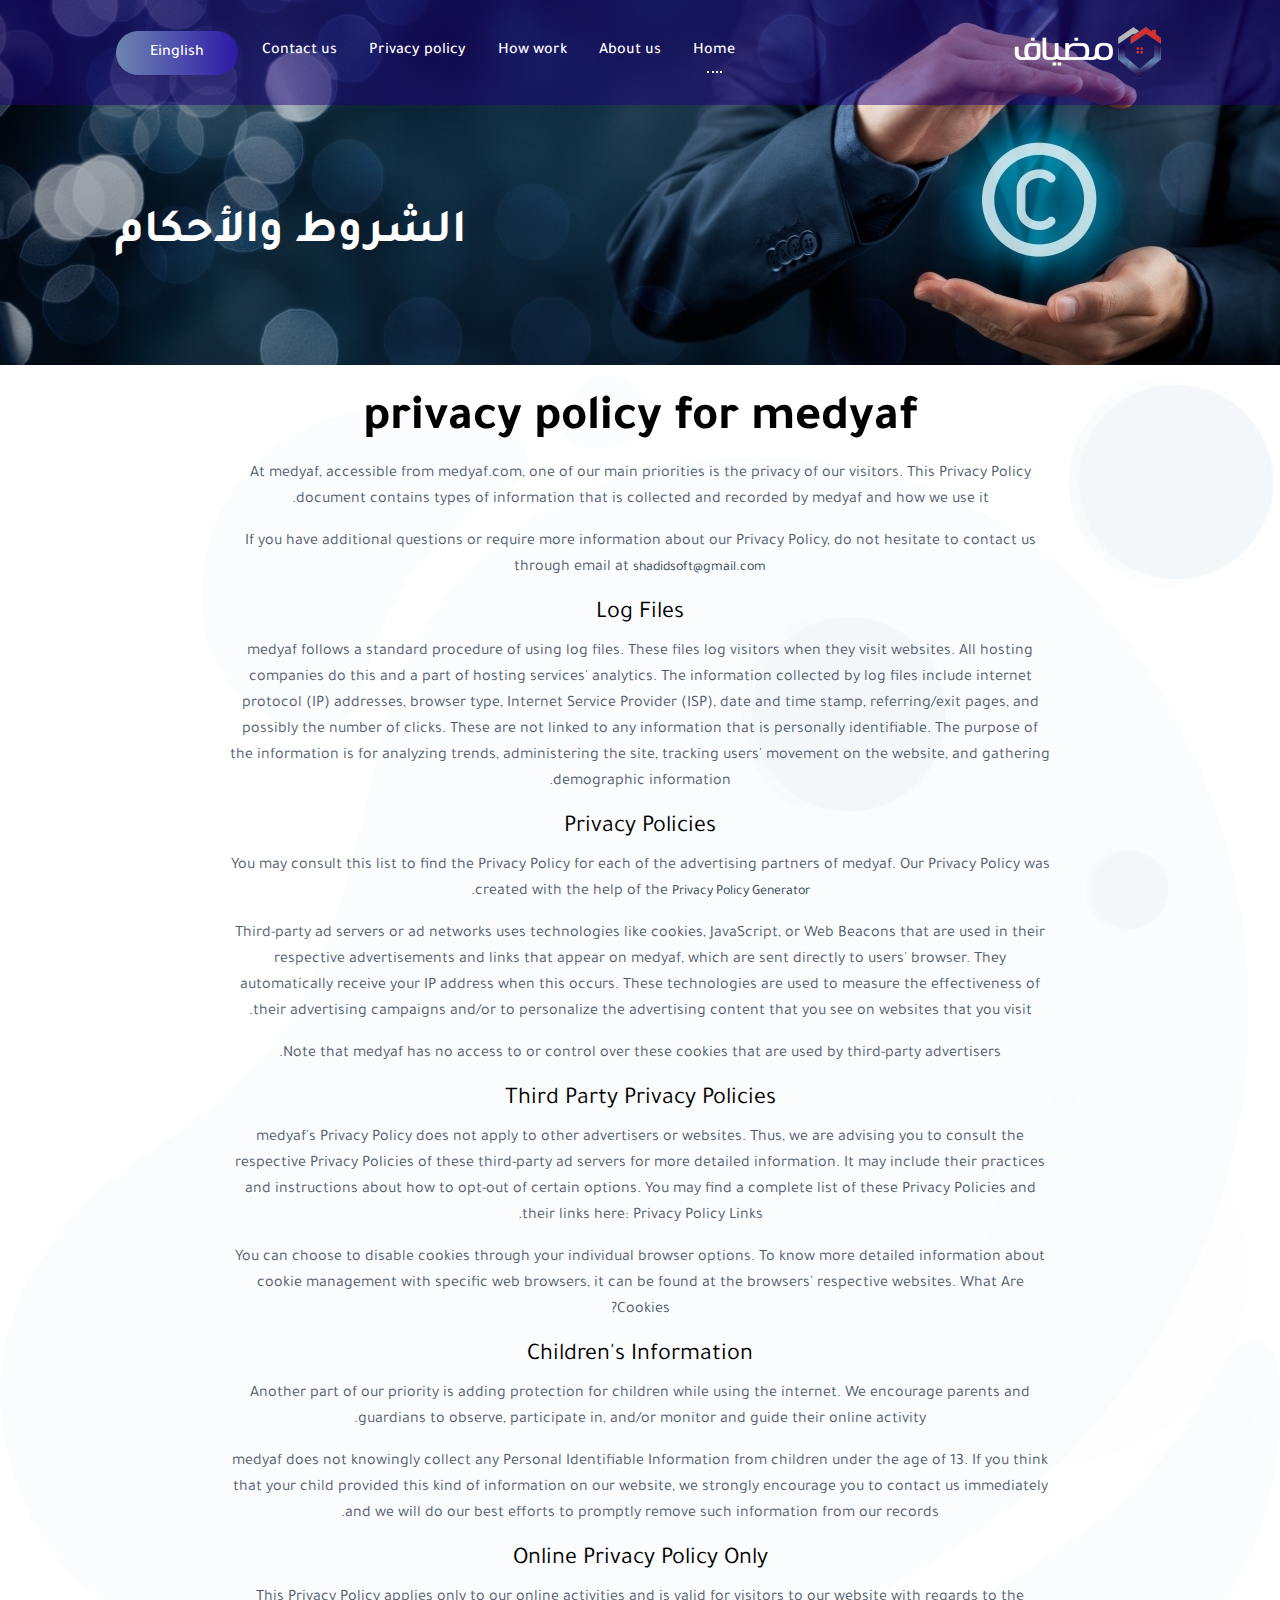
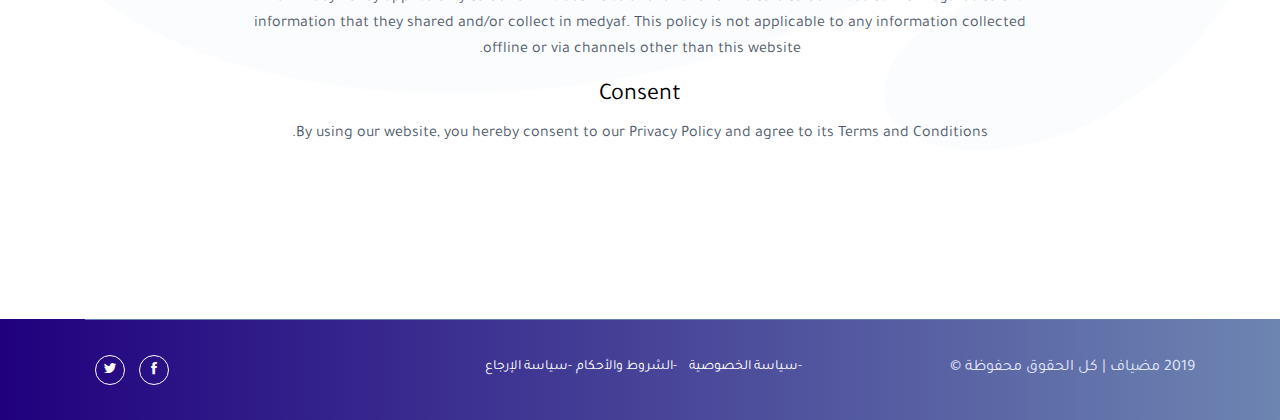
<file: ltr/condition.html>
<!doctype html>
<html lang="zxx">

<head>
    <meta charset="utf-8">
    <meta name="viewport" content="width=device-width, initial-scale=1, shrink-to-fit=no">
    <meta name="keywords" content="">
    <meta name="description" content="">
    <title>مضياف</title>
    <!--favicon-->
    <link rel="shortcut icon" type="image/png" href="assets/images/favicon.png"/>
    <!--bootstrap css-->
    <link rel="stylesheet" type="text/css" href="assets/css/bootstrap-rtl.css">
    <!--owl carousel css-->
    <link rel="stylesheet" type="text/css" href="assets/css/owl.carousel.min.css">
    <!--magnific popup css-->
    <link rel="stylesheet" type="text/css" href="assets/css/magnific-popup.css">
    <!--font awesome css-->
    <link rel="stylesheet" type="text/css" href="assets/css/fontawesome-all.min.css">
    <!--icomoon icon css-->
    <link rel="stylesheet" type="text/css" href="assets/css/icomoon.css">
    <!--icofont css-->
    <link rel="stylesheet" type="text/css" href="assets/css/icofont.min.css">
    <!--animate css-->
    <link rel="stylesheet" type="text/css" href="assets/css/animate.css">
    <!--main css-->
    <link rel="stylesheet" type="text/css" href="assets/css/style.css">
    <!--responsive css-->
    <link rel="stylesheet" type="text/css" href="assets/css/responsive.css">
</head>

<body dir="rtl">
<!--Start Preloader-->
<div class="preloader">
    <div class="d-table">
        <div class="d-table-cell align-middle">
            <div class="spinner">
                <div class="double-bounce1"></div>
                <div class="double-bounce2"></div>
            </div>
        </div>
    </div>
</div>
<!--End Preloader-->
<header id="header">
    <div class="container">
        <nav class="navbar navbar-expand-lg">
            <div class="container">
                <!-- Logo -->
                <a class="logo" href="#"><img src="assets/images/logo.png" alt="logo"></a>
                <button class="navbar-toggler" type="button" data-toggle="collapse" data-target="#navbarContent"
                        aria-controls="navbarContent" aria-expanded="false" aria-label="Toggle navigation">
                    <span class="icon-bar"><i class="icofont-navigation-menu"></i></span>
                </button>
                <!-- navbar links -->
                <div class="collapse navbar-collapse" id="navbarContent">
                    <ul class="navbar-nav ml-auto">
                        <li class="nav-item">
                            <a class="nav-link active" href="index.html">Home</a>
                        </li>
                        <li class="nav-item">
                            <a class="nav-link" href="index.html#about-area">About us</a>
                        </li>
                        <li class="nav-item">
                            <a class="nav-link" href="index.html#faq-area">How work</a>
                        </li>
                        <li class="nav-item">
                            <a class="nav-link" href="privacy-policy.html">Privacy policy</a>
                        </li>
                        <li class="nav-item">
                            <a class="nav-link" href="index.html#contact-area">Contact us</a>
                        </li>
                        <li class="nav-item download-btn">
                            <a class="nav-link" href="#">Einglish</a>
                        </li>
                    </ul>
                </div>
            </div>
        </nav>
    </div>
</header>
<!--start home area-->
<section id="home-area" class="bg-11" data-scroll-index="0"
style="
   background-image: url(assets/images/condition.jpg);
    background-repeat: no-repeat;
    background-position: center;
    background-size: 100%;
    margin-bottom: 10px
"
>
    <div class="container">
        <div class="row">
            <!--start caption-->

            <div class="col-lg-12">
                <div class="caption d-table">
                    <div class="d-table-cell align-middle">
                        <h1 class="text-white"> الشروط والأحكام</h1>
                    </div>
                </div>
            </div>
            <!--end caption-->
        </div>
    </div>
</section>
<!--start home area-->
<!--start core feature area-->
<section id="core-feature-area" class="bg-1 pt-3">
    <div class="container">
        <div class="row">
            <!--start section heading-->
            <div class="col-md-10 offset-md-1">
                <div class="section-heading text-center">
                    <h2>privacy policy for medyaf </h2>
                    <p>At medyaf, accessible from medyaf.com, one of our main priorities is the privacy of our visitors.
                        This Privacy Policy document contains types of information that is collected and recorded by
                        medyaf and how we use it.</p>

                    <p>If you have additional questions or require more information about our Privacy Policy, do not
                        hesitate to contact us through email at
                        <a href="mailto:shadidsoft@gmail.com">shadidsoft@gmail.com</a></p>

                    <h3>Log Files</h3>

                    <p>medyaf follows a standard procedure of using log files. These files log visitors when they visit
                        websites. All hosting companies do this and a part of hosting services' analytics. The
                        information collected by log files include internet protocol (IP) addresses, browser type,
                        Internet Service Provider (ISP), date and time stamp, referring/exit pages, and possibly the
                        number of clicks. These are not linked to any information that is personally identifiable. The
                        purpose of the information is for analyzing trends, administering the site, tracking users'
                        movement on the website, and gathering demographic information.</p>


                    <h3>Privacy Policies</h3>

                    <P>You may consult this list to find the Privacy Policy for each of the advertising partners of
                        medyaf. Our Privacy Policy was created with the help of the <a
                                href="https://www.privacypolicygenerator.info">Privacy Policy Generator</a>.</p>

                    <p>Third-party ad servers or ad networks uses technologies like cookies, JavaScript, or Web Beacons
                        that are used in their respective advertisements and links that appear on medyaf, which are sent
                        directly to users' browser. They automatically receive your IP address when this occurs. These
                        technologies are used to measure the effectiveness of their advertising campaigns and/or to
                        personalize the advertising content that you see on websites that you visit.</p>

                    <p>Note that medyaf has no access to or control over these cookies that are used by third-party
                        advertisers.</p>

                    <h3>Third Party Privacy Policies</h3>

                    <p>medyaf's Privacy Policy does not apply to other advertisers or websites. Thus, we are advising
                        you to consult the respective Privacy Policies of these third-party ad servers for more detailed
                        information. It may include their practices and instructions about how to opt-out of certain
                        options. You may find a complete list of these Privacy Policies and their links here: Privacy
                        Policy Links.</p>

                    <p>You can choose to disable cookies through your individual browser options. To know more detailed
                        information about cookie management with specific web browsers, it can be found at the browsers'
                        respective websites. What Are Cookies?</p>

                    <h3>Children's Information</h3>

                    <p>Another part of our priority is adding protection for children while using the internet. We
                        encourage parents and guardians to observe, participate in, and/or monitor and guide their
                        online activity.</p>

                    <p>medyaf does not knowingly collect any Personal Identifiable Information from children under the
                        age of 13. If you think that your child provided this kind of information on our website, we
                        strongly encourage you to contact us immediately and we will do our best efforts to promptly
                        remove such information from our records.</p>

                    <h3>Online Privacy Policy Only</h3>

                    <p>This Privacy Policy applies only to our online activities and is valid for visitors to our
                        website with regards to the information that they shared and/or collect in medyaf. This policy
                        is not applicable to any information collected offline or via channels other than this
                        website.</p>

                    <h3>Consent</h3>

                    <p>By using our website, you hereby consent to our Privacy Policy and agree to its Terms and
                        Conditions.</p>
                </div>
            </div>
            <!--end section heading-->
        </div>
    </div>
</section>
<!--end core feature area-->

<!--start footer-->
<footer id="footer" class="bg-1">
    <div class="container">
        <div class="footer-copyright">
            <div class="row">
                <div class="col-lg-3">
                    <p> 2019 مضياف | كل الحقوق محفوظة &copy;</p>
                </div>
                <div class="col-lg-6">
                    <ul class="list-inline m-0 footer-list text-center">
<!--                        <li class="list-inline-item"><a href="#">Privacy policy-</a></li>-->
<!--                        <li class="list-inline-item"><a href="#">Terms and Conditions-</a></li>-->
<!--                        <li class="list-inline-item"><a href="#">Return policy-</a></li>-->
                        <li class="list-inline-item"><a href="#">-سياسة الخصوصية</a></li>
                        <li class="list-inline-item"><a href="#">-الشروط والأحكام</a></li>
                        <li class="list-inline-item"><a href="#">-سياسة الإرجاع</a></li>

                    </ul>
                </div>
                <div class="col-lg-3">
                    <div class="footer-social text-right">
                        <ul>
                            <li><a href="#"><i class="icofont-facebook"></i></a></li>
                            <li><a href="#"><i class="icofont-twitter"></i></a></li>
                        </ul>
                    </div>
                </div>
            </div>
        </div>
    </div>
</footer>
<!--end footer-->
<!--jQuery js-->
<script src="assets/js/jquery-3.3.1.min.js"></script>
<!--proper js-->
<script src="assets/js/popper.min.js"></script>
<!--bootstrap js-->
<script src="assets/js/bootstrap.min.js"></script>
<!--counter js-->
<script src="assets/js/waypoints.js"></script>
<script src="assets/js/counterup.min.js"></script>
<!--magnic popup js-->
<script src="assets/js/magnific-popup.min.js"></script>
<!--owl carousel js-->
<script src="assets/js/owl.carousel.min.js"></script>
<!--owl scrollIt js-->
<script src="assets/js/scrollIt.min.js"></script>
<!--validator js-->
<script src="assets/js/validator.min.js"></script>
<!--contact js-->
<script src="assets/js/contact.js"></script>
<!--ajax newsletter js-->
<!--main js-->
<script src="assets/js/custom.js"></script>
</body>


</html>
</file>
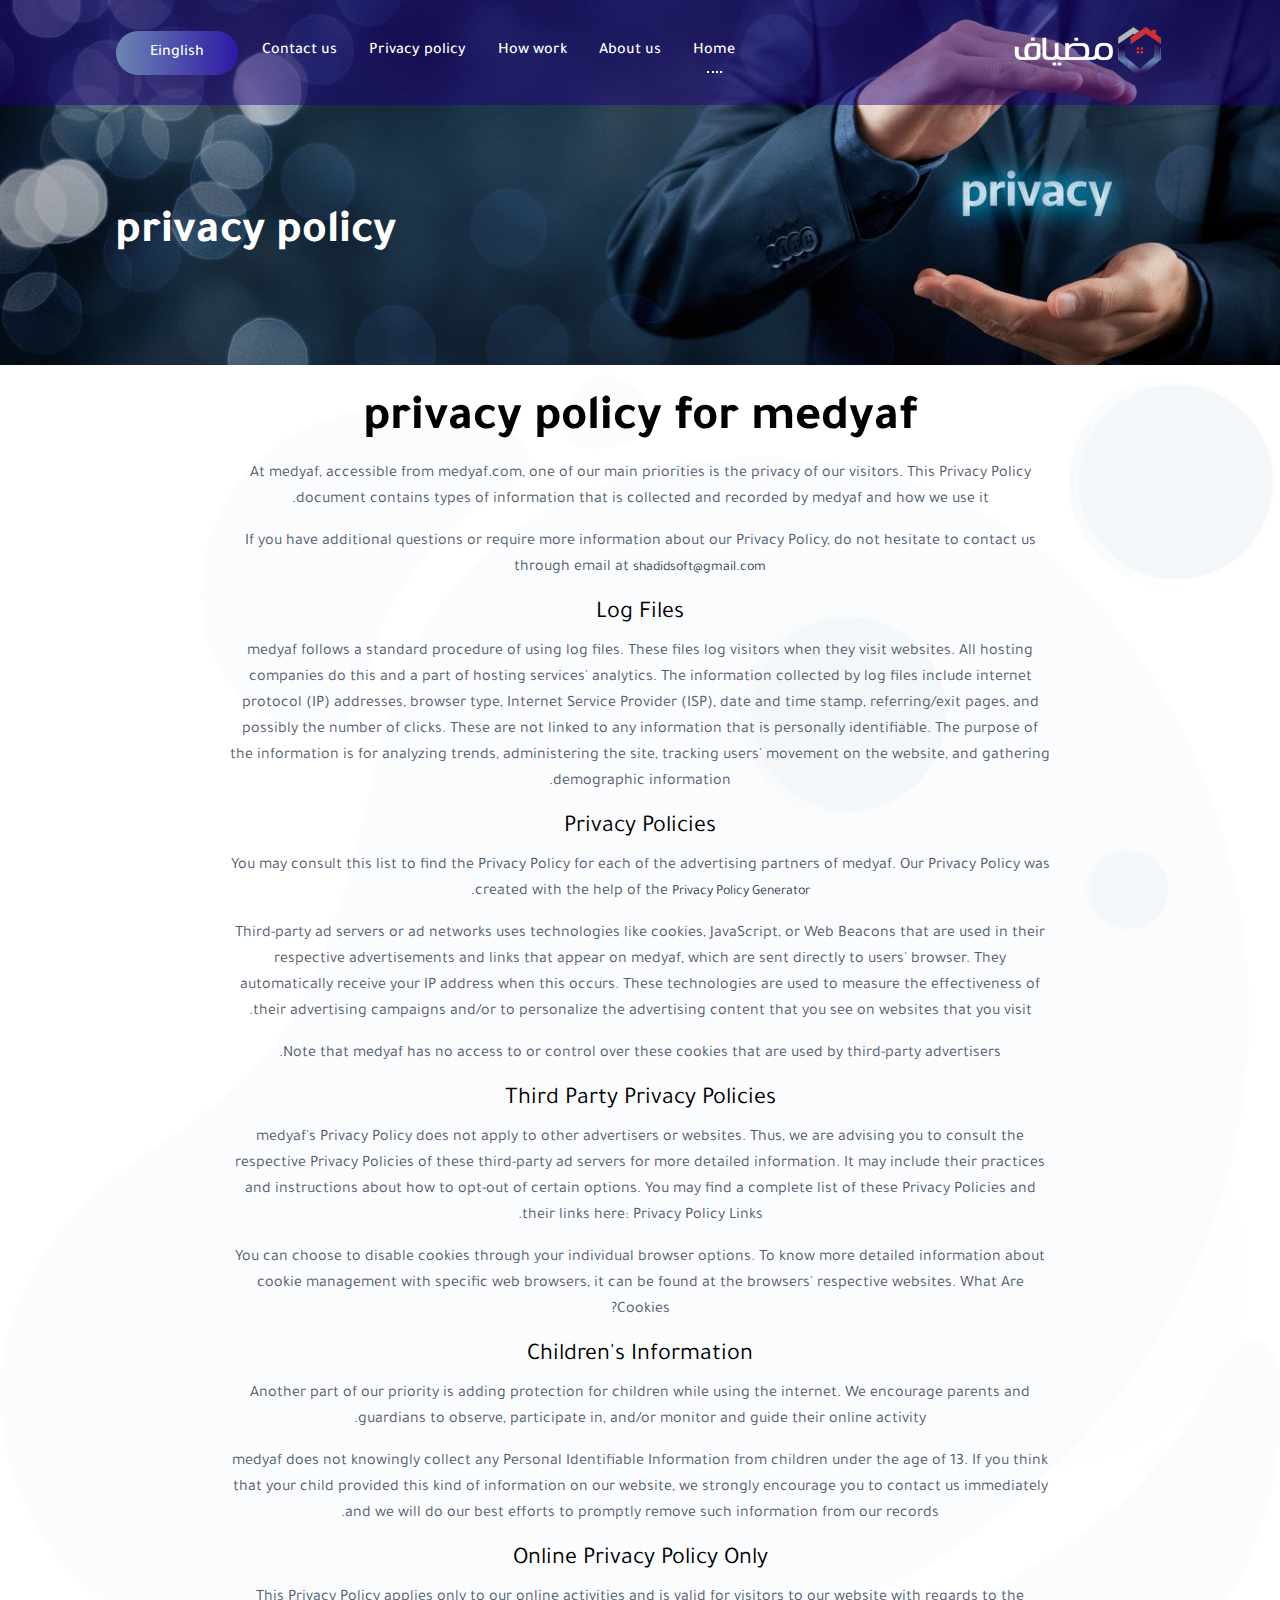
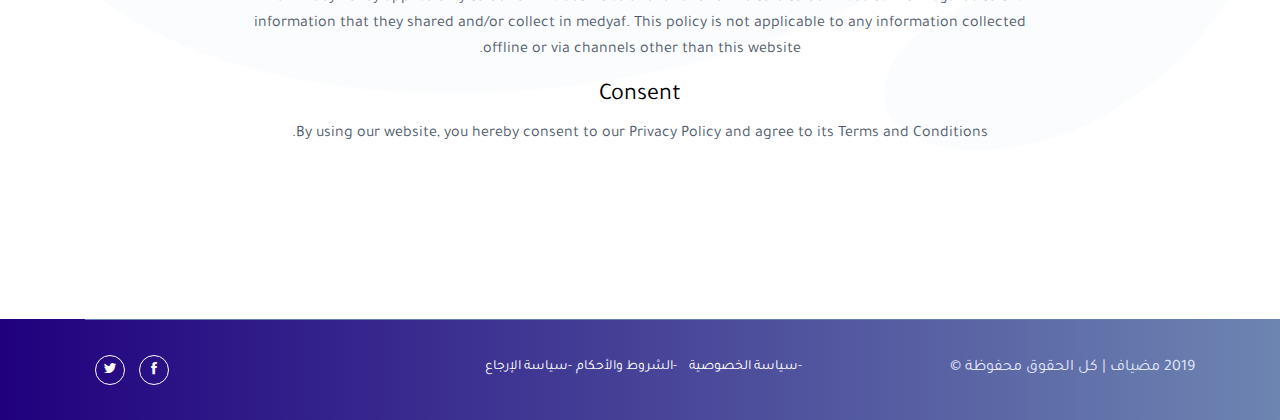
<file: ltr/privacy-policy.html>
<!doctype html>
<html lang="zxx">

<head>
    <meta charset="utf-8">
    <meta name="viewport" content="width=device-width, initial-scale=1, shrink-to-fit=no">
    <meta name="keywords" content="">
    <meta name="description" content="">
    <title>مضياف</title>
    <!--favicon-->
    <link rel="shortcut icon" type="image/png" href="assets/images/favicon.png"/>
    <!--bootstrap css-->
    <link rel="stylesheet" type="text/css" href="assets/css/bootstrap-rtl.css">
    <!--owl carousel css-->
    <link rel="stylesheet" type="text/css" href="assets/css/owl.carousel.min.css">
    <!--magnific popup css-->
    <link rel="stylesheet" type="text/css" href="assets/css/magnific-popup.css">
    <!--font awesome css-->
    <link rel="stylesheet" type="text/css" href="assets/css/fontawesome-all.min.css">
    <!--icomoon icon css-->
    <link rel="stylesheet" type="text/css" href="assets/css/icomoon.css">
    <!--icofont css-->
    <link rel="stylesheet" type="text/css" href="assets/css/icofont.min.css">
    <!--animate css-->
    <link rel="stylesheet" type="text/css" href="assets/css/animate.css">
    <!--main css-->
    <link rel="stylesheet" type="text/css" href="assets/css/style.css">
    <!--responsive css-->
    <link rel="stylesheet" type="text/css" href="assets/css/responsive.css">
</head>

<body dir="rtl">
<!--Start Preloader-->
<div class="preloader">
    <div class="d-table">
        <div class="d-table-cell align-middle">
            <div class="spinner">
                <div class="double-bounce1"></div>
                <div class="double-bounce2"></div>
            </div>
        </div>
    </div>
</div>
<!--End Preloader-->
<header id="header">
    <div class="container">
        <nav class="navbar navbar-expand-lg">
            <div class="container">
                <!-- Logo -->
                <a class="logo" href="#"><img src="assets/images/logo.png" alt="logo"></a>
                <button class="navbar-toggler" type="button" data-toggle="collapse" data-target="#navbarContent"
                        aria-controls="navbarContent" aria-expanded="false" aria-label="Toggle navigation">
                    <span class="icon-bar"><i class="icofont-navigation-menu"></i></span>
                </button>
                <!-- navbar links -->
                <div class="collapse navbar-collapse" id="navbarContent">
                    <ul class="navbar-nav ml-auto">
                        <li class="nav-item">
                            <a class="nav-link active" href="index.html">Home</a>
                        </li>
                        <li class="nav-item">
                            <a class="nav-link" href="index.html#about-area">About us</a>
                        </li>
                        <li class="nav-item">
                            <a class="nav-link" href="index.html#faq-area">How work</a>
                        </li>
                        <li class="nav-item">
                            <a class="nav-link" href="privacy-policy.html">Privacy policy</a>
                        </li>
                        <li class="nav-item">
                            <a class="nav-link" href="index.html#contact-area">Contact us</a>
                        </li>
                        <li class="nav-item download-btn">
                            <a class="nav-link" href="#">Einglish</a>
                        </li>
                    </ul>
                </div>
            </div>
        </nav>
    </div>
</header>
<!--start home area-->
<section id="home-area" class="bg-11" data-scroll-index="0"
style="
   background-image: url(assets/images/privacy.jpg);
    background-repeat: no-repeat;
    background-position: center;
    background-size: 100%;
    margin-bottom: 10px
"
>
    <div class="container">
        <div class="row">
            <!--start caption-->

            <div class="col-lg-12">
                <div class="caption d-table">
                    <div class="d-table-cell align-middle">
                        <h1 class="text-white">privacy policy</h1>
                    </div>
                </div>
            </div>
            <!--end caption-->
        </div>
    </div>
</section>
<!--start home area-->
<!--start core feature area-->
<section id="core-feature-area" class="bg-1 pt-3">
    <div class="container">
        <div class="row">
            <!--start section heading-->
            <div class="col-md-10 offset-md-1">
                <div class="section-heading text-center">
                    <h2>privacy policy for medyaf </h2>
                    <p>At medyaf, accessible from medyaf.com, one of our main priorities is the privacy of our visitors.
                        This Privacy Policy document contains types of information that is collected and recorded by
                        medyaf and how we use it.</p>

                    <p>If you have additional questions or require more information about our Privacy Policy, do not
                        hesitate to contact us through email at
                        <a href="mailto:shadidsoft@gmail.com">shadidsoft@gmail.com</a></p>

                    <h3>Log Files</h3>

                    <p>medyaf follows a standard procedure of using log files. These files log visitors when they visit
                        websites. All hosting companies do this and a part of hosting services' analytics. The
                        information collected by log files include internet protocol (IP) addresses, browser type,
                        Internet Service Provider (ISP), date and time stamp, referring/exit pages, and possibly the
                        number of clicks. These are not linked to any information that is personally identifiable. The
                        purpose of the information is for analyzing trends, administering the site, tracking users'
                        movement on the website, and gathering demographic information.</p>


                    <h3>Privacy Policies</h3>

                    <P>You may consult this list to find the Privacy Policy for each of the advertising partners of
                        medyaf. Our Privacy Policy was created with the help of the <a
                                href="https://www.privacypolicygenerator.info">Privacy Policy Generator</a>.</p>

                    <p>Third-party ad servers or ad networks uses technologies like cookies, JavaScript, or Web Beacons
                        that are used in their respective advertisements and links that appear on medyaf, which are sent
                        directly to users' browser. They automatically receive your IP address when this occurs. These
                        technologies are used to measure the effectiveness of their advertising campaigns and/or to
                        personalize the advertising content that you see on websites that you visit.</p>

                    <p>Note that medyaf has no access to or control over these cookies that are used by third-party
                        advertisers.</p>

                    <h3>Third Party Privacy Policies</h3>

                    <p>medyaf's Privacy Policy does not apply to other advertisers or websites. Thus, we are advising
                        you to consult the respective Privacy Policies of these third-party ad servers for more detailed
                        information. It may include their practices and instructions about how to opt-out of certain
                        options. You may find a complete list of these Privacy Policies and their links here: Privacy
                        Policy Links.</p>

                    <p>You can choose to disable cookies through your individual browser options. To know more detailed
                        information about cookie management with specific web browsers, it can be found at the browsers'
                        respective websites. What Are Cookies?</p>

                    <h3>Children's Information</h3>

                    <p>Another part of our priority is adding protection for children while using the internet. We
                        encourage parents and guardians to observe, participate in, and/or monitor and guide their
                        online activity.</p>

                    <p>medyaf does not knowingly collect any Personal Identifiable Information from children under the
                        age of 13. If you think that your child provided this kind of information on our website, we
                        strongly encourage you to contact us immediately and we will do our best efforts to promptly
                        remove such information from our records.</p>

                    <h3>Online Privacy Policy Only</h3>

                    <p>This Privacy Policy applies only to our online activities and is valid for visitors to our
                        website with regards to the information that they shared and/or collect in medyaf. This policy
                        is not applicable to any information collected offline or via channels other than this
                        website.</p>

                    <h3>Consent</h3>

                    <p>By using our website, you hereby consent to our Privacy Policy and agree to its Terms and
                        Conditions.</p>
                </div>
            </div>
            <!--end section heading-->
        </div>
    </div>
</section>
<!--end core feature area-->

<!--start footer-->
<footer id="footer" class="bg-1">
    <div class="container">
        <div class="footer-copyright">
            <div class="row">
                <div class="col-lg-3">
                    <p> 2019 مضياف | كل الحقوق محفوظة &copy;</p>
                </div>
                <div class="col-lg-6">
                    <ul class="list-inline m-0 footer-list text-center">
<!--                        <li class="list-inline-item"><a href="#">Privacy policy-</a></li>-->
<!--                        <li class="list-inline-item"><a href="#">Terms and Conditions-</a></li>-->
<!--                        <li class="list-inline-item"><a href="#">Return policy-</a></li>-->
                        <li class="list-inline-item"><a href="#">-سياسة الخصوصية</a></li>
                        <li class="list-inline-item"><a href="#">-الشروط والأحكام</a></li>
                        <li class="list-inline-item"><a href="#">-سياسة الإرجاع</a></li>

                    </ul>
                </div>
                <div class="col-lg-3">
                    <div class="footer-social text-right">
                        <ul>
                            <li><a href="#"><i class="icofont-facebook"></i></a></li>
                            <li><a href="#"><i class="icofont-twitter"></i></a></li>
                        </ul>
                    </div>
                </div>
            </div>
        </div>
    </div>
</footer>
<!--end footer-->
<!--jQuery js-->
<script src="assets/js/jquery-3.3.1.min.js"></script>
<!--proper js-->
<script src="assets/js/popper.min.js"></script>
<!--bootstrap js-->
<script src="assets/js/bootstrap.min.js"></script>
<!--counter js-->
<script src="assets/js/waypoints.js"></script>
<script src="assets/js/counterup.min.js"></script>
<!--magnic popup js-->
<script src="assets/js/magnific-popup.min.js"></script>
<!--owl carousel js-->
<script src="assets/js/owl.carousel.min.js"></script>
<!--owl scrollIt js-->
<script src="assets/js/scrollIt.min.js"></script>
<!--validator js-->
<script src="assets/js/validator.min.js"></script>
<!--contact js-->
<script src="assets/js/contact.js"></script>
<!--ajax newsletter js-->
<!--main js-->
<script src="assets/js/custom.js"></script>
</body>


</html>
</file>
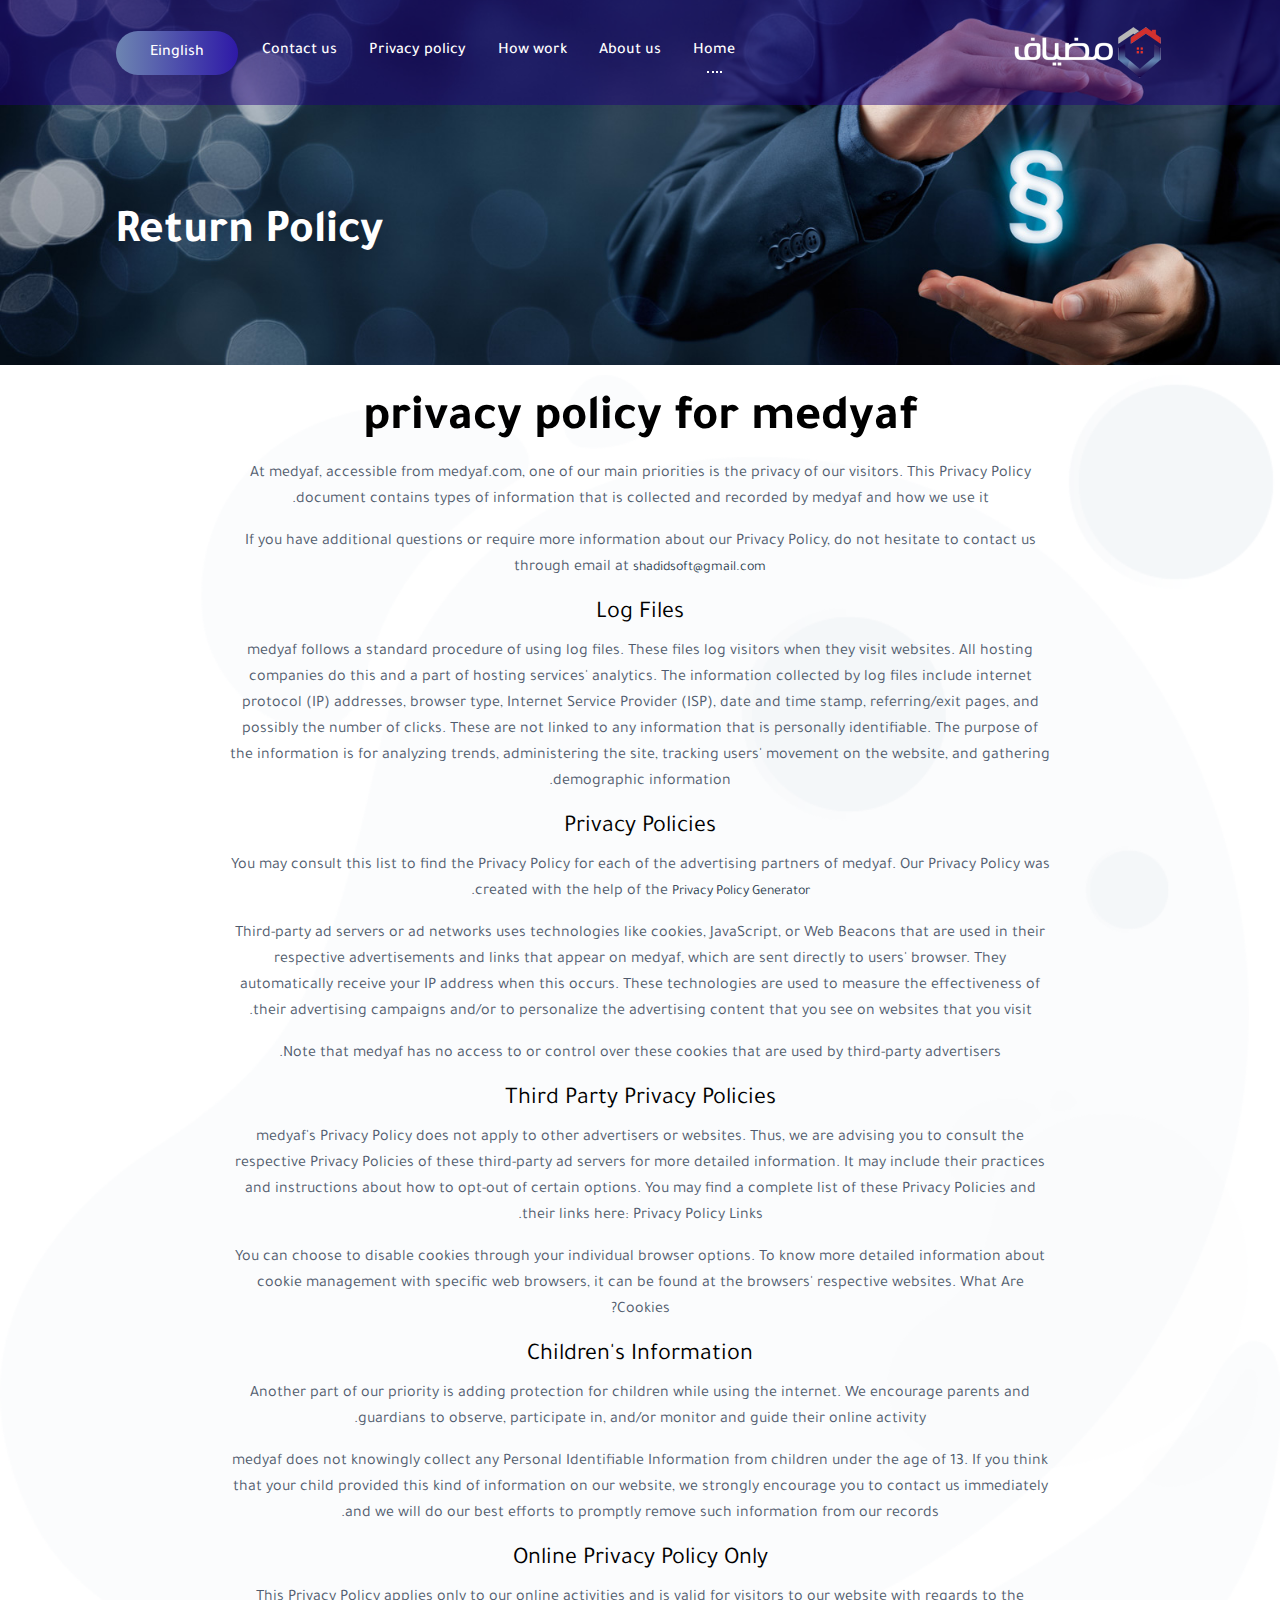
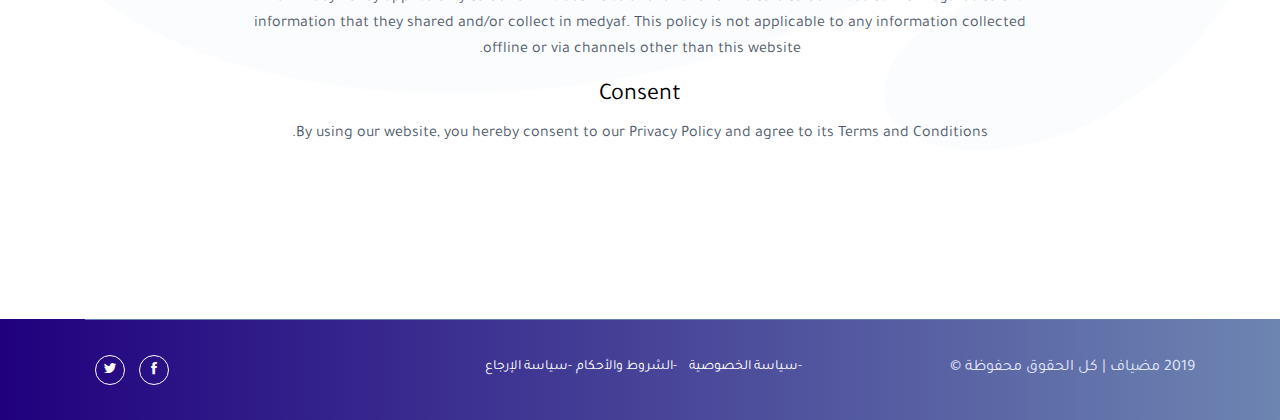
<file: ltr/return.html>
<!doctype html>
<html lang="zxx">

<head>
    <meta charset="utf-8">
    <meta name="viewport" content="width=device-width, initial-scale=1, shrink-to-fit=no">
    <meta name="keywords" content="">
    <meta name="description" content="">
    <title>مضياف</title>
    <!--favicon-->
    <link rel="shortcut icon" type="image/png" href="assets/images/favicon.png"/>
    <!--bootstrap css-->
    <link rel="stylesheet" type="text/css" href="assets/css/bootstrap-rtl.css">
    <!--owl carousel css-->
    <link rel="stylesheet" type="text/css" href="assets/css/owl.carousel.min.css">
    <!--magnific popup css-->
    <link rel="stylesheet" type="text/css" href="assets/css/magnific-popup.css">
    <!--font awesome css-->
    <link rel="stylesheet" type="text/css" href="assets/css/fontawesome-all.min.css">
    <!--icomoon icon css-->
    <link rel="stylesheet" type="text/css" href="assets/css/icomoon.css">
    <!--icofont css-->
    <link rel="stylesheet" type="text/css" href="assets/css/icofont.min.css">
    <!--animate css-->
    <link rel="stylesheet" type="text/css" href="assets/css/animate.css">
    <!--main css-->
    <link rel="stylesheet" type="text/css" href="assets/css/style.css">
    <!--responsive css-->
    <link rel="stylesheet" type="text/css" href="assets/css/responsive.css">
</head>

<body dir="rtl">
<!--Start Preloader-->
<div class="preloader">
    <div class="d-table">
        <div class="d-table-cell align-middle">
            <div class="spinner">
                <div class="double-bounce1"></div>
                <div class="double-bounce2"></div>
            </div>
        </div>
    </div>
</div>
<!--End Preloader-->
<header id="header">
    <div class="container">
        <nav class="navbar navbar-expand-lg">
            <div class="container">
                <!-- Logo -->
                <a class="logo" href="#"><img src="assets/images/logo.png" alt="logo"></a>
                <button class="navbar-toggler" type="button" data-toggle="collapse" data-target="#navbarContent"
                        aria-controls="navbarContent" aria-expanded="false" aria-label="Toggle navigation">
                    <span class="icon-bar"><i class="icofont-navigation-menu"></i></span>
                </button>
                <!-- navbar links -->
                <div class="collapse navbar-collapse" id="navbarContent">
                    <ul class="navbar-nav ml-auto">
                        <li class="nav-item">
                            <a class="nav-link active" href="index.html">Home</a>
                        </li>
                        <li class="nav-item">
                            <a class="nav-link" href="index.html#about-area">About us</a>
                        </li>
                        <li class="nav-item">
                            <a class="nav-link" href="index.html#faq-area">How work</a>
                        </li>
                        <li class="nav-item">
                            <a class="nav-link" href="privacy-policy.html">Privacy policy</a>
                        </li>
                        <li class="nav-item">
                            <a class="nav-link" href="index.html#contact-area">Contact us</a>
                        </li>
                        <li class="nav-item download-btn">
                            <a class="nav-link" href="#">Einglish</a>
                        </li>
                    </ul>
                </div>
            </div>
        </nav>
    </div>
</header>
<!--start home area-->
<section id="home-area" class="bg-11" data-scroll-index="0"
style="
   background-image: url(assets/images/condtion.jpg);
    background-repeat: no-repeat;
    background-position: center;
    background-size: 100%;
    margin-bottom: 10px
"
>
    <div class="container">
        <div class="row">
            <!--start caption-->

            <div class="col-lg-12">
                <div class="caption d-table">
                    <div class="d-table-cell align-middle">
                        <h1 class="text-white"> Return Policy</h1>
                    </div>
                </div>
            </div>
            <!--end caption-->
        </div>
    </div>
</section>
<!--start home area-->
<!--start core feature area-->
<section id="core-feature-area" class="bg-1 pt-3">
    <div class="container">
        <div class="row">
            <!--start section heading-->
            <div class="col-md-10 offset-md-1">
                <div class="section-heading text-center">
                    <h2>privacy policy for medyaf </h2>
                    <p>At medyaf, accessible from medyaf.com, one of our main priorities is the privacy of our visitors.
                        This Privacy Policy document contains types of information that is collected and recorded by
                        medyaf and how we use it.</p>

                    <p>If you have additional questions or require more information about our Privacy Policy, do not
                        hesitate to contact us through email at
                        <a href="mailto:shadidsoft@gmail.com">shadidsoft@gmail.com</a></p>

                    <h3>Log Files</h3>

                    <p>medyaf follows a standard procedure of using log files. These files log visitors when they visit
                        websites. All hosting companies do this and a part of hosting services' analytics. The
                        information collected by log files include internet protocol (IP) addresses, browser type,
                        Internet Service Provider (ISP), date and time stamp, referring/exit pages, and possibly the
                        number of clicks. These are not linked to any information that is personally identifiable. The
                        purpose of the information is for analyzing trends, administering the site, tracking users'
                        movement on the website, and gathering demographic information.</p>


                    <h3>Privacy Policies</h3>

                    <P>You may consult this list to find the Privacy Policy for each of the advertising partners of
                        medyaf. Our Privacy Policy was created with the help of the <a
                                href="https://www.privacypolicygenerator.info">Privacy Policy Generator</a>.</p>

                    <p>Third-party ad servers or ad networks uses technologies like cookies, JavaScript, or Web Beacons
                        that are used in their respective advertisements and links that appear on medyaf, which are sent
                        directly to users' browser. They automatically receive your IP address when this occurs. These
                        technologies are used to measure the effectiveness of their advertising campaigns and/or to
                        personalize the advertising content that you see on websites that you visit.</p>

                    <p>Note that medyaf has no access to or control over these cookies that are used by third-party
                        advertisers.</p>

                    <h3>Third Party Privacy Policies</h3>

                    <p>medyaf's Privacy Policy does not apply to other advertisers or websites. Thus, we are advising
                        you to consult the respective Privacy Policies of these third-party ad servers for more detailed
                        information. It may include their practices and instructions about how to opt-out of certain
                        options. You may find a complete list of these Privacy Policies and their links here: Privacy
                        Policy Links.</p>

                    <p>You can choose to disable cookies through your individual browser options. To know more detailed
                        information about cookie management with specific web browsers, it can be found at the browsers'
                        respective websites. What Are Cookies?</p>

                    <h3>Children's Information</h3>

                    <p>Another part of our priority is adding protection for children while using the internet. We
                        encourage parents and guardians to observe, participate in, and/or monitor and guide their
                        online activity.</p>

                    <p>medyaf does not knowingly collect any Personal Identifiable Information from children under the
                        age of 13. If you think that your child provided this kind of information on our website, we
                        strongly encourage you to contact us immediately and we will do our best efforts to promptly
                        remove such information from our records.</p>

                    <h3>Online Privacy Policy Only</h3>

                    <p>This Privacy Policy applies only to our online activities and is valid for visitors to our
                        website with regards to the information that they shared and/or collect in medyaf. This policy
                        is not applicable to any information collected offline or via channels other than this
                        website.</p>

                    <h3>Consent</h3>

                    <p>By using our website, you hereby consent to our Privacy Policy and agree to its Terms and
                        Conditions.</p>
                </div>
            </div>
            <!--end section heading-->
        </div>
    </div>
</section>
<!--end core feature area-->

<!--start footer-->
<footer id="footer" class="bg-1">
    <div class="container">
        <div class="footer-copyright">
            <div class="row">
                <div class="col-lg-3">
                    <p> 2019 مضياف | كل الحقوق محفوظة &copy;</p>
                </div>
                <div class="col-lg-6">
                    <ul class="list-inline m-0 footer-list text-center">
<!--                        <li class="list-inline-item"><a href="#">Privacy policy-</a></li>-->
<!--                        <li class="list-inline-item"><a href="#">Terms and Conditions-</a></li>-->
<!--                        <li class="list-inline-item"><a href="#">Return policy-</a></li>-->
                        <li class="list-inline-item"><a href="#">-سياسة الخصوصية</a></li>
                        <li class="list-inline-item"><a href="#">-الشروط والأحكام</a></li>
                        <li class="list-inline-item"><a href="#">-سياسة الإرجاع</a></li>

                    </ul>
                </div>
                <div class="col-lg-3">
                    <div class="footer-social text-right">
                        <ul>
                            <li><a href="#"><i class="icofont-facebook"></i></a></li>
                            <li><a href="#"><i class="icofont-twitter"></i></a></li>
                        </ul>
                    </div>
                </div>
            </div>
        </div>
    </div>
</footer>
<!--end footer-->
<!--jQuery js-->
<script src="assets/js/jquery-3.3.1.min.js"></script>
<!--proper js-->
<script src="assets/js/popper.min.js"></script>
<!--bootstrap js-->
<script src="assets/js/bootstrap.min.js"></script>
<!--counter js-->
<script src="assets/js/waypoints.js"></script>
<script src="assets/js/counterup.min.js"></script>
<!--magnic popup js-->
<script src="assets/js/magnific-popup.min.js"></script>
<!--owl carousel js-->
<script src="assets/js/owl.carousel.min.js"></script>
<!--owl scrollIt js-->
<script src="assets/js/scrollIt.min.js"></script>
<!--validator js-->
<script src="assets/js/validator.min.js"></script>
<!--contact js-->
<script src="assets/js/contact.js"></script>
<!--ajax newsletter js-->
<!--main js-->
<script src="assets/js/custom.js"></script>
</body>


</html>
</file>
<file: ltr/assets/css/icomoon.css>
@font-face {
  font-family: 'icomoon';
  src:  url('../fonts/icomoond1fa.eot?5ej495');
  src:  url('../fonts/icomoond1fa.eot?5ej495#iefix') format('embedded-opentype'),
    url('../fonts/icomoond1fa.ttf?5ej495') format('truetype'),
    url('../fonts/icomoond1fa.woff?5ej495') format('woff'),
    url('../fonts/icomoond1fa.svg?5ej495#icomoon') format('svg');
  font-weight: normal;
  font-style: normal;
}

[class^="icon-"], [class*=" icon-"] {
  /* use !important to prevent issues with browser extensions that change fonts */
  font-family: 'icomoon' !important;
  speak: none;
  font-style: normal;
  font-weight: normal;
  font-variant: normal;
  text-transform: none;
  line-height: 1;

  /* Better Font Rendering =========== */
  -webkit-font-smoothing: antialiased;
  -moz-osx-font-smoothing: grayscale;
}

.icon-arrow-pointing-to-right:before {
  content: "\e900";
}
.icon-download:before {
  content: "\e901";
}
.icon-employee:before {
  content: "\e902";
}
.icon-exam:before {
  content: "\e903";
}
.icon-eye:before {
  content: "\e904";
}
.icon-eye-tracking:before {
  content: "\e905";
}
.icon-gear:before {
  content: "\e906";
}
.icon-gears:before {
  content: "\e907";
}
.icon-left-arrow:before {
  content: "\e908";
}
.icon-list:before {
  content: "\e909";
}
.icon-report:before {
  content: "\e90a";
}
.icon-responsive:before {
  content: "\e90b";
}
.icon-search:before {
  content: "\e90c";
}
.icon-settings:before {
  content: "\e90d";
}
.icon-thumbs-up:before {
  content: "\e90e";
}
.icon-trophy:before {
  content: "\e90f";
}
.icon-vision:before {
  content: "\e910";
}
.icon-web-design:before {
  content: "\e911";
}
</file>
<file: ltr/assets/css/style.css>
/*----------------------------------------------------------------------------------

Project     :   Arribo - App Landing Page

-------------------------------------------------------------------------------------*/

/*------------------------------------------------------------------------------------

[Table of contents]

default css
preloader
header
home area
section heading
core-feature area
about area
video area
awesome feature area
how work area
newsletter area
screenshot area
pricing area
custom plan area
team area
testimonial area
app download area
faq area
contact area
footer area
blog page
blog single page

--------------------------------------------------------------------------------------*/

/*-------------------------------------------------------------------------------------
    default css
---------------------------------------------------------------------------------------*/

@import url('https://fonts.googleapis.com/css?family=Tajawal:400,500,700&display=swap');
html,
body {
    width: 100%;
    height: 100%;
    margin: 0;
    padding: 0;

}

body {
    font-family: 'Tajawal', sans-serif;
    font-weight: 400;
    color: #000;
    position: relative;
    overflow-x: hidden;
}

.version-drak {
    background-color: #040940
}

ul {
    list-style: none;
    margin: 0;
    padding: 0
}

a,
a:visited,
a:focus,
a:active,
a:hover {
    text-decoration: none;
    outline: none;
}

a,
button {
    -webkit-transition: 0.3s;
    transition: 0.3s
}

button {
    cursor: pointer;
}

button:focus {
    outline: 0
}

a {
    color: #2c3e50;
    font-size: 14px
}

h1,
h2,
h3,
h4,
h5,
h6,
.h1,
.h2,
.h3 {
    font-weight: 400;
    margin-top: 0
}

h1 {
    font-size: 60px;
    line-height: 70px
}

h2 {
    font-size: 50px;
    line-height: 60px
}

h3 {
    font-size: 24px;
    line-height: 34px
}

h4 {
    font-size: 20px;
    line-height: 30px
}

h5 {
    font-size: 18px;
    line-height: 28px
}

h6 {
    font-size: 16px;
    line-height: 26px
}

p {
    font-size: 16px;
    color: #505b6d;
    line-height: 26px;
    font-family: 'Tajawal', sans-serif;
}

.d-table {
    width: 100%;
    height: 100%
}

.text-light {
    color: #e2ecfc !important
}

.text-dark {
    color: #555555 !important
}

.font-open-sans {
    font-family: 'Tajawal', sans-serif;
}

/*-------------------------------------------------------------------------------------
    preloader
---------------------------------------------------------------------------------------*/

.preloader {
    background: -webkit-gradient(linear, right top, left top, from(#2e19a7), to(#6d85b1));
    background: linear-gradient(to left, #2e19a7, #6d85b1);
    height: 100%;
    left: 0;
    position: fixed;
    top: 0;
    width: 100%;
    z-index: 9999999;
}

.preloader .spinner {
    width: 60px;
    height: 60px;
    margin: 0 auto;
    background-color: #fff;
    border-radius: 100%;
    -webkit-animation: sk-scaleout 1.0s infinite ease-in-out;
    animation: sk-scaleout 1.0s infinite ease-in-out;
}

@-webkit-keyframes sk-scaleout {
    0% {
        -webkit-transform: scale(0)
    }
    100% {
        -webkit-transform: scale(1.0);
        opacity: 0;
    }
}

@keyframes sk-scaleout {
    0% {
        -webkit-transform: scale(0);
        transform: scale(0);
    }
    100% {
        -webkit-transform: scale(1.0);
        transform: scale(1.0);
        opacity: 0;
    }
}

/*-------------------------------------------------------------------------------------
    header
---------------------------------------------------------------------------------------*/

#header {
    position: absolute;
    left: 0;
    top: 0;
    width: 100%;
    z-index: 99;
    padding: 15px 0;
    -webkit-transition: 0.5s;
    transition: 0.5s;
    background-color: rgba(32,0,126,0.48) ;
}
@media only screen and (max-width: 479px) and (min-width: 360px){
    #header{
        padding-top: 0;
        padding-bottom: 0;
    }
}
#header.sticky {
    position: fixed;
    width: 100%;
    z-index: 9999;
    background: -webkit-gradient( linear, left top, right top, from(#20007e), to(#6d85b1 ));
    background: linear-gradient( 90deg, #20007e 0%, #6d85b1  100%);
    padding:  0;
    -webkit-box-shadow: 0 0 10px #111;
    box-shadow: 0 0 10px #111
}

#header.two.sticky {
    background: linear-gradient( 30deg, rgb(157, 91, 254) 0%, rgb(56, 144, 254) 100%);
}

#header.sticky .navbar {
    background-color: transparent;
    -webkit-transition: 0.5s;
    transition: 0.5s;
}

.navbar-nav .nav-link {
    color: #fff;
    font-weight: 500;
    position: relative;
    font-size: 16px
}

.navbar-nav .nav-item {
    padding: 0;
}

.navbar-nav .nav-link.active:after,
.navbar-nav .nav-link:hover:after {
    content: '';
    position: absolute;
    left: 0;
    right: 0;
    top: 100%;
    width: 15px;
    margin: 0 auto;
    border-bottom: 2px dotted #fff;
}
.caption.d-table{
    text-align: left;
}
.navbar-nav .nav-item.download-btn .nav-link {
    -webkit-box-shadow: 0px 10px 30px 0px rgba(21, 10, 82, 0.35);
    box-shadow: 0px 10px 30px 0px rgba(21, 10, 82, 0.35);
    background: -webkit-gradient(linear, right top, left top, from(#2e19a7), to(#6d85b1));
    background: linear-gradient(to left, #2e19a7, #6d85b1);
    border-radius: 25px;
    padding: 10px 34px;
    background-size: 100% auto
}

.navbar-nav .nav-item.download-btn .nav-link:after {
    border: 0
}

.navbar-nav .nav-item.download-btn.v2 .nav-link {
    background: -webkit-gradient(linear, left top, right top, from(#9d5bfe), to(#3890fe));
    background: linear-gradient(90deg, #9d5bfe, #3890fe);
    background-size: 100% auto
}

.navbar-nav .nav-item.download-btn .nav-link:hover {
    background-size: 200% auto
}

/*-------------------------------------------------------------------------------------
    home area
---------------------------------------------------------------------------------------*/

#home-area.bg-1 {
    /*direction: ltr;*/
    background-image: url(../images/2231401.png);
    background-repeat: no-repeat;
    background-position: top;
    background-size: 100%;
    margin-bottom: 10px
}

#home-area.bg-11 .caption{
    padding: 200px 30px 87px 30px;
}
@media only screen and (max-width: 479px) and (min-width: 360px){
    #home-area.bg-11{
        background-position: center;
    }
    #home-area.bg-11 .caption{
        padding: 110px 0 70px 0;
    }
}
#home-area.bg-2 {
    background-image: url(../images/home-bg-2.jpg);
    background-repeat: no-repeat;
    background-size: 100% 100%
}

.caption {
    padding: 240px 0 280px;
}

.caption.two {
    padding: 238px 0 170px;
}

.caption h1 {
    font-weight: 600;
    font-size: 47px
}
@media only screen and (max-width: 479px) and (min-width: 360px){
    .bg-11 .caption h1{
        font-size: 29px;
    }
}

.caption-btns {
    margin-top: 45px;
}

.caption-btns a {
    display: inline-block;
    margin: 0 8px;
    font-weight: 600;
    color: #fff;
}

.caption-btns a {
    display: inline-block;
    margin: 0 8px;
    font-weight: 600;
    color: #fff;
}

.caption-btns a i {
    display: inline-block;
    width: 40px;
    height: 40px;
    line-height: 40px;
    border-radius: 50%;
    font-size: 16px;
    background-image: -webkit-gradient( linear, left top, right top, from(#6d85b1), to(#2e19a7));
    background-image: linear-gradient( 90deg, #6d85b1 0%, #2e19a7 100%);
    background-size: 100% auto;
    text-align: center;
    border: 1px dashed #fff;
    margin-left: 8px
}

.caption-btns.v2 a i {
    background: -webkit-gradient(linear, left top, right top, from(#9d5bfe), to(#3890fe));
    background: linear-gradient(90deg, #9d5bfe, #3890fe);
}

.caption-btns a.bg {
    background-image: -webkit-gradient( linear, left top, right top, from(#6d85b1), to(#2e19a7));
    background-image: linear-gradient( 90deg, #6d85b1 0%, #2e19a7 100%);
    background-size: 100% auto;
    padding: 12px 30px;
    border-radius: 30px
}

.caption-btns.v2 a.bg {
    background: -webkit-gradient(linear, left top, right top, from(#9d5bfe), to(#3890fe));
    background: linear-gradient(90deg, #9d5bfe, #3890fe);
}

.caption-download-btns {
    margin-top: 50px;
    padding-right: 10px;
}

.caption-download-btns li {
    display: inline-block;
}

.caption-download-btns li a {
    display: block;
    width: 40px;
    height: 40px;
    background-image: -webkit-gradient( linear, left top, right top, from(#6d85b1), to(#2e19a7));
    background-image: linear-gradient( 90deg, #6d85b1 0%, #2e19a7 100%);
    text-align: center;
    line-height: 40px;
    font-size: 20px;
    border-radius: 50%;
    color: #fff;
    border: 1px solid rgba(255, 255, 255, 0.4);
    margin: 0 4px;
    background-size: 100% auto
}

.caption-download-btns.v2 li a {
    background: -webkit-gradient(linear, left top, right top, from(#9d5bfe), to(#3890fe));
    background: linear-gradient(90deg, #9d5bfe, #3890fe);
}

.caption-download-btns li a:hover,
.caption-btns a.bg:hover,
.caption-btns a i:hover {
    background-size: 200% auto
}


/*-------------------------------------------------------------------------------------
    section heading
---------------------------------------------------------------------------------------*/

.section-heading {
    margin-bottom: 54px;
}

.section-heading h5 {
    color: #587dbf;
    font-weight: 700;
    text-transform: uppercase;
    margin-bottom: 10px;
}

.section-heading h2 {
    font-weight: 700;
    margin-bottom: 10px;
}

.section-heading p {
    font-size: 16px;
    line-height: 26px
}

/*-------------------------------------------------------------------------------------
    core-feature area
---------------------------------------------------------------------------------------*/

#core-feature-area {
    padding: 112px 0 118px;
    position: relative;
    background-position: top right;
    background-repeat: no-repeat;
    background-size: contain;
}

#core-feature-area.bg-1 {
    background-image: url(../images/feature-bg-1.png);
}

#core-feature-area.bg-2 {
    background-image: url(../images/feature-bg-2.png);
}

#core-feature-area.bg-3 {
    background-image: url(../images/feature-bg-3.png);
}

#core-feature-area .section-heading p {
    padding: 0 50px;
}

.core-feature-single {
    -webkit-box-shadow: 0px 10px 30px 0px rgba(21, 10, 82, 0.2);
    box-shadow: 0px 10px 30px 0px rgba(21, 10, 82, 0.2);
    padding: 60px 30px 10px;
    border-radius: 4px;
    background-color: #fff;
    -webkit-transition: 0.3s;
    transition: 0.3s
}

.core-feature-single .icon {
    width: 70px;
    height: 70px;
    margin: 0 auto 50px;
    line-height: 75px;
    position: relative;
    border-radius: 50%;
    background-color: #f03858;
    color: #fff;
    font-size: 40px;
    z-index: 9
}

.core-feature-single.two .icon {
    background-color: #693cb8
}

.core-feature-single.three .icon {
    background-color: #4dd1ed
}

.core-feature-single.four .icon {
    background-color: #ecae19
}

.core-feature-single .icon:before {
    width: 125px;
    height: 125px;
    position: absolute;
    content: '';
    top: -27px;
    left: -28px;
    border-radius: 50%;
    background-color: rgba(240, 56, 88, 0.2);
}

.core-feature-single .icon:after {
    width: 100px;
    height: 100px;
    position: absolute;
    content: '';
    top: -14px;
    left: -15px;
    border-radius: 50%;
    background-color: rgba(240, 56, 88, 0.5);
    z-index: -1
}

.core-feature-single.two .icon:before {
    background-color: rgba(105, 60, 184, 0.2);
}

.core-feature-single.two .icon:after {
    background-color: rgba(105, 60, 184, 0.5);
}

.core-feature-single.three .icon:before {
    background-color: rgba(77, 208, 237, 0.2);
}

.core-feature-single.three .icon:after {
    background-color: rgba(77, 208, 237, 0.5);
}

.core-feature-single.four .icon:before {
    background-color: rgba(236, 174, 25, 0.2);
}

.core-feature-single.four .icon:after {
    background-color: rgba(236, 174, 25, 0.5);
}

.core-feature-single h3 {
    font-weight: 600;
    margin-bottom: 10px
}

.core-feature-single:hover,
.core-feature-single.v2:hover {
    background-color: #d22d4a
}

.core-feature-single.two:hover {
    background-color: #693cb8;
}

.core-feature-single.two:hover .icon {
    color: #693cb8;
}

.core-feature-single.three:hover {
    background-color: #3fb3cc
}

.core-feature-single.three:hover .icon {
    color: #4dd1ed
}

.core-feature-single.four:hover {
    background-color: #d59d17
}

.core-feature-single.four:hover .icon {
    color: #ecae19
}

.core-feature-single:hover .icon:before {
    background-color: rgba(255, 255, 255, 0.2);
}

.core-feature-single:hover .icon:after {
    background-color: rgba(255, 255, 255, 0.5);
}

.core-feature-single:hover h3,
.core-feature-single:hover p {
    color: #fff !important
}

.core-feature-single:hover .icon {
    background-color: #fff;
    color: #f03858
}


.load-more-btn a {
    background-image: -webkit-gradient( linear, left top, right top, from(rgb(108, 131, 177)), to(rgb(46, 25, 167)));
    background-image: linear-gradient( 90deg, rgb(108, 131, 177) 0%, rgb(46, 25, 167) 100%);
    -webkit-box-shadow: 0px 10px 30px 0px rgba(21, 10, 82, 0.35);
    box-shadow: 0px 10px 30px 0px rgba(21, 10, 82, 0.35);
    display: inline-block;
    border-radius: 25px;
    margin-top: 50px;
    padding: 14px 36px;
    text-transform: uppercase;
    font-weight: 500;
    color: #fff;
    background-size: 100% auto
}

.load-more-btn a:hover {
    background-size: 200% auto
}

.core-feature-single.v2 {
    background-color: #040940;
    border: 1px solid #2a2e5d
}

/*-------------------------------------------------------------------------------------
    about area
---------------------------------------------------------------------------------------*/

#about-area {
    position: relative;
    padding: 140px 0 126px;
    background-repeat: no-repeat;
    background-size: 100% 100%
}

#about-area.bg-1 {
    background-image: url(../images/about-bg-1.png)
}

#about-area.bg-2 {
    background-image: url(../images/about-bg-2.png)
}

#about-area.bg-3 {
    background-image: url(../images/about-bg-3.png)
}

.about-app-mocup {
    position: absolute;
    top: 240px;
    right: 0px;
}

.about-cont {
    margin-top: 260px
}

.about-cont h5 {
    font-weight: 700;
    text-transform: uppercase;
    color: #587dbf;
}

.about-cont h2 {
    font-weight: 700;
    font-size: 46px;
    line-height: 56px;
    margin-bottom: 24px
}

.about-info {
    margin-top: 42px
}

.about-info-single {
    overflow: hidden;
    border: 1px solid #09275d;
    padding: 30px 30px 15px;
    border-radius: 5px;
}

.about-info-single.dark {
    border-color: #ddd;
}

.about-info-single .icon {
    width: 40%;
    float: left;
}

.about-info-single .content {
    width: 60%;
    float: left;
    padding-left: 5px
}

.about-info-single .icon i {
    display: inline-block;
    width: 65px;
    height: 65px;
    line-height: 65px;
    border-radius: 50%;
    background-image: -webkit-gradient( linear, left bottom, left top, from(rgb(32, 0, 126)), to(rgb(108, 131, 177)));
    background-image: linear-gradient( 0deg, rgb(32, 0, 126) 0%, rgb(108, 131, 177) 100%);
    text-align: center;
    font-size: 30px;
    color: #fff;
    -webkit-box-shadow: 0px 8px 15px -5px #7d0e98;
    box-shadow: 0px 8px 15px -5px #7d0e98
}

.about-info-single.two .icon i {
    background-image: -webkit-gradient( linear, left top, right top, from(rgb(255, 170, 87)), to(rgb(254, 92, 118)));
    background-image: linear-gradient( 90deg, rgb(255, 170, 87) 0%, rgb(254, 92, 118) 100%);
    -webkit-box-shadow: 0px 8px 15px -5px rgb(255, 170, 87);
    box-shadow: 0px 8px 15px -5px rgb(255, 170, 87)
}

.about-info-single h3 {
    font-weight: 600;
    font-size: 28px;
    line-height: 38px;
    margin-bottom: 5px;
}

/*-------------------------------------------------------------------------------------
    video area
---------------------------------------------------------------------------------------*/

#video-area {
    padding: 114px 0 100px;
    background-repeat: no-repeat;
    background-position: bottom;
    position: relative;
}

#video-area.bg-1 {
    background-image: url(../images/counter-bg-1.png)
}

#video-area.bg-2 {
    background-image: url(../images/counter-bg-2.png)
}

.video.title {
    padding-bottom: 520px
}

.video.title p {
    font-size: 16px;
}

.counter.title {
    padding-bottom: 95px
}

.title h5 {
    font-weight: 700;
    text-transform: uppercase;
    color: #587dbf;
}

.title h2 {
    font-weight: 700;
    margin-bottom: 24px;
}

.counter.title p {
    color: #e8f2fe
}

.video-cont {
    background-image: url(../images/video-bg.png);
    background-repeat: no-repeat;
    background-position: center;
    width: 650px;
    height: 650px;
    position: absolute;
    right: 60px;
    top: 255px;
    background-size: contain;
}

.video-cont a {
    display: inline-block;
    width: 80px;
    height: 80px;
    border-radius: 50%;
    font-size: 30px;
    line-height: 80px;
    padding: 0 28px;
    margin-top: 30px;
    background-color: #fff;
    color: #587dbf;
    position: relative
}

.video-cont a:hover {
    background-color: #130f40;
    color: #fff;
}

.video-cont a:after {
    content: "";
    position: absolute;
    left: -5px;
    top: -5px;
    height: 90px;
    width: 90px;
    border: 3px solid #fff;
    border-radius: 50%;
    -webkit-animation: icon-bubble 1s infinite forwards linear;
    animation: icon-bubble 1s infinite forwards linear;
}

.video-cont a:before {
    content: "";
    position: absolute;
    left: -5px;
    top: -5px;
    height: 90px;
    width: 90px;
    border: 3px solid #fff;
    border-radius: 50%;
    -webkit-animation: icon-bubble 1s infinite forwards linear 0.5s;
    animation: icon-bubble 1s infinite forwards linear 0.5s;
}

@-webkit-keyframes icon-bubble {
    0% {
        -webkit-transform: scale(0.85);
        transform: scale(0.85);
        opacity: 1;
    }
    25% {
        -webkit-transform: scale(1.05);
        transform: scale(1.05);
        opacity: 0.8;
    }
    50% {
        -webkit-transform: scale(1.2);
        transform: scale(1.2);
        opacity: 0.55;
    }
    75% {
        -webkit-transform: scale(1.32);
        transform: scale(1.32);
        opacity: 0.3;
    }
    100% {
        -webkit-transform: scale(1.4);
        transform: scale(1.4);
        opacity: 0;
    }
}

@keyframes icon-bubble {
    0% {
        -webkit-transform: scale(0.85);
        transform: scale(0.85);
        opacity: 1;
    }
    25% {
        -webkit-transform: scale(1.05);
        transform: scale(1.05);
        opacity: 0.8;
    }
    50% {
        -webkit-transform: scale(1.2);
        transform: scale(1.2);
        opacity: 0.55;
    }
    75% {
        -webkit-transform: scale(1.32);
        transform: scale(1.32);
        opacity: 0.3;
    }
    100% {
        -webkit-transform: scale(1.4);
        transform: scale(1.4);
        opacity: 0;
    }
}

.counter-single {
    text-align: center
}

.counter-single .icon {
    width: 70px;
    height: 70px;
    margin: 0 auto 50px;
    line-height: 65px;
    position: relative;
    border-radius: 50%;
    background-color: #fff;
    font-size: 40px;
    z-index: 9
}

.counter-single .icon:before {
    width: 125px;
    height: 125px;
    position: absolute;
    content: '';
    top: -27px;
    left: -28px;
    border-radius: 50%;
    background-color: rgba(255, 255, 255, 0.2);
}

.counter-single .icon:after {
    width: 100px;
    height: 100px;
    position: absolute;
    content: '';
    top: -14px;
    left: -15px;
    border-radius: 50%;
    background-color: rgba(255, 255, 255, 0.5);
    z-index: -1
}

.counter-single h2 {
    font-weight: 600;
    color: #fff
}

.counter-single p {
    color: #d2d7fc;
    text-transform: uppercase;
    font-size: 16px
}

/*-------------------------------------------------------------------------------------
    awesome feature area
---------------------------------------------------------------------------------------*/

#awesome-feat-area {
    padding: 115px 0 120px;
    background-repeat: no-repeat;
    background-size: 45%;
    background-position: 0 40%;
}

#awesome-feat-area.bg-1 {
    background-image: url(../images/awesome-feat-bg-1.png)
}

#awesome-feat-area.bg-2 {
    background-image: url(../images/awesome-feat-bg-2.png)
}

.awesome-feat-img {
    margin-left: 36%;
}

.awesome-feat-img img {
    max-width: 300px;
}

.feat-carousel-wrap {
    margin-right: -280px;
    position: relative;
}

.awesome-feat-carousel.owl-carousel {
    padding: 100px;
}

.feat-carousel-wrap:before {
    position: absolute;
    content: '';
    left: 60px;
    top: 190px;
    bottom: 180px;
    width: 250px;
    border-radius: 20px;
    background-color: rgba(255, 255, 255, 0.80);
    -webkit-box-shadow: 3.062px 21.786px 59px 0px rgba(0, 52, 74, 0.18);
    box-shadow: 3.062px 21.786px 59px 0px rgba(0, 52, 74, 0.18);
}

.feat-carousel-wrap:after {
    position: absolute;
    content: '';
    left: 20px;
    top: 215px;
    bottom: 205px;
    width: 250px;
    border-radius: 20px;
    background-color: rgba(255, 255, 255, 0.70);
    -webkit-box-shadow: 3.062px 21.786px 59px 0px rgba(0, 52, 74, 0.18);
    box-shadow: 3.062px 21.786px 59px 0px rgba(0, 52, 74, 0.18);
}

.awesome-feat-single {
    background-image: linear-gradient( 160deg, rgb(255, 255, 255) 53%, rgb(166, 183, 216) 100%);
    -webkit-box-shadow: 0 0 30px rgba(0, 0, 0, 0.1);
    box-shadow: 0 0 30px rgba(0, 0, 0, 0.1);
    border-radius: 22px;
    position: relative;
    padding: 40px 30px 18px;
    margin: 50px 0
}

.awesome-feat-single .icon {
    background-image: -webkit-gradient( linear, left top, right top, from(rgb(255, 170, 87)), to(rgb(254, 92, 118)));
    background-image: linear-gradient( 90deg, rgb(255, 170, 87) 0%, rgb(254, 92, 118) 100%);
    -webkit-box-shadow: 0px 8px 10px 0px rgba(254, 92, 118, 0.6);
    box-shadow: 0px 8px 10px 0px rgba(254, 92, 118, 0.6);
    width: 90px;
    height: 90px;
    line-height: 90px;
    border-radius: 50%;
    margin: 0 auto
}

.awesome-feat-single .icon.two {
    background-image: -webkit-gradient( linear, left top, right top, from(rgb(32, 0, 126)), to(rgb(108, 131, 177)));
    background-image: linear-gradient( 90deg, rgb(32, 0, 126) 0%, rgb(108, 131, 177) 100%);
    -webkit-box-shadow: 0px 8px 10px 0px rgba(108, 131, 177, 0.4);
    box-shadow: 0px 8px 10px 0px rgba(108, 131, 177, 0.4);
}

.awesome-feat-single .icon.three {
    background-image: -webkit-gradient( linear, left top, right top, from(rgb(63, 47, 188)), to(rgb(2, 217, 223)));
    background-image: linear-gradient( 90deg, rgb(63, 47, 188) 0%, rgb(2, 217, 223) 100%);
    -webkit-box-shadow: 0px 8px 10px 0px rgba(2, 217, 223, 0.4);
    box-shadow: 0px 8px 10px 0px rgba(2, 217, 223, 0.4);
}

.awesome-feat-single h3 {
    font-weight: 600;
    margin: 35px 0 18px;
    padding: 0 30px
}

.awesome-feat-single img {
    max-width: 50px;
    margin: 0 auto;
    padding: 20px 0 0
}

.awesome-feat-carousel.owl-carousel .owl-nav {
    text-align: center
}

.awesome-feat-carousel.owl-carousel .owl-nav > div {
    position: absolute;
    left: 0;
    right: 0;
    bottom: 30px;
    width: 65px;
    height: 65px;
    line-height: 70px;
    font-size: 30px;
    -webkit-box-shadow: 0px 5px 20px 0px rgba(94, 66, 85, 0.1);
    box-shadow: 0px 5px 20px 0px rgba(94, 66, 85, 0.1);
    border-radius: 50%;
    margin: 0 auto;
    color: #4c068a
}

.awesome-feat-carousel.dark.owl-carousel .owl-nav > div {
    background-color: #232846
}

.awesome-feat-carousel.owl-carousel .owl-nav > div:hover {
    -webkit-box-shadow: 0px 12px 20px 0px rgba(240, 117, 199, 0.4);
    box-shadow: 0px 12px 20px 0px rgba(240, 117, 199, 0.4);
    background: linear-gradient( 55deg, rgb(240, 117, 199) 0%, rgb(145, 145, 255) 100%);
    color: #fff
}

.awesome-feat-carousel.owl-carousel .owl-nav .owl-prev {
    right: 75px;
}

.awesome-feat-carousel.owl-carousel .owl-nav .owl-next {
    left: 75px;
}

.awesome-feat-img .feature-link {
    display: none;
}

.awesome-feat-img .feature-link.active {
    display: block;
    visibility: visible;
    opacity: 1;
    -webkit-animation-duration: 1s;
    animation-duration: 1s;
    -webkit-animation-fill-mode: both;
    animation-fill-mode: both;
    -webkit-animation-name: fadeInLeft;
    animation-name: fadeInLeft;
}

@-webkit-keyframes fadeInLeft {
    0% {
        opacity: 0;
        -webkit-transform: translateX(-20px);
    }
    100% {
        opacity: 1;
        -webkit-transform: translateX(0);
    }
}

@keyframes fadeInLeft {
    0% {
        opacity: 0;
        -webkit-transform: translateX(-20px);
        transform: translateX(-20px);
    }
    100% {
        opacity: 1;
        -webkit-transform: translateX(0);
        transform: translateX(0);
    }
}

/*-------------------------------------------------------------------------------------
    how work area
---------------------------------------------------------------------------------------*/

#how-work-area {
    padding: 112px 0 410px;
    background-repeat: no-repeat;
    background-position: bottom right;
    background-image: url(../images/how-work-bg-1.png)
}

#how-work-area.bg-1 {
    background-image: url(../images/how-work-bg-1.png)
}

#how-work-area.bg-2 {
    background-image: url(../images/how-work-bg-2.png)
}

#how-work-area.bg-3 {
    background-image: url(../images/how-work-bg-3.png)
}

.how-work-wrap {
    position: relative
}

.how-work-bg {
    position: absolute;
    left: -50px;
    top: -80px;
    width: 100%;
    height: 100%;
    background-image: url(../images/border-line-1.png);
    background-repeat: no-repeat;
}

.how-work-single {
    text-align: center;
}

.how-work-single .icon {
    position: relative;
    width: 140px;
    height: 140px;
    margin: 0 auto 22px;
}

.how-work-single .icon:before {
    content: '';
    position: absolute;
    border: 1px solid #3d2e87;
    width: 100%;
    height: 100%;
    border-radius: 50%;
    left: 0;
    top: -10px;
    right: 0;
}

.how-work-single i {
    display: inline-block;
    width: 120px;
    height: 120px;
    line-height: 120px;
    background-image: -webkit-gradient( linear, left top, right top, from(rgb(32, 0, 126)), to(rgb(108, 131, 177)));
    background-image: linear-gradient( 90deg, rgb(32, 0, 126) 0%, rgb(108, 131, 177) 100%);
    border-radius: 50%;
    text-align: center;
    color: #fff;
    font-size: 50px;
}

.how-work-single.two i {
    background-image: -webkit-gradient( linear, left top, right top, from(rgb(255, 170, 87)), to(rgb(254, 92, 118)));
    background-image: linear-gradient( 90deg, rgb(255, 170, 87) 0%, rgb(254, 92, 118) 100%);
}

.how-work-single.three i {
    background-image: -webkit-gradient( linear, left top, right top, from(rgb(63, 47, 188)), to(rgb(2, 217, 223)));
    background-image: linear-gradient( 90deg, rgb(63, 47, 188) 0%, rgb(2, 217, 223) 100%);
}

.how-work-single .number {
    width: 48px;
    height: 48px;
    background-image: -webkit-gradient( linear, left top, left bottom, from(rgb(61, 46, 135)), to(rgb(140, 45, 223)));
    background-image: linear-gradient( 180deg, rgb(61, 46, 135) 0%, rgb(140, 45, 223) 100%);
    border-radius: 50%;
    line-height: 40px;
    font-weight: 600;
    font-size: 20px;
    color: #fff;
    border: 5px solid #fff;
    position: absolute;
    top: 0;
    left: 105px;
}

.how-work-single.dark .number {
    border-color: #2d355a
}

.how-work-single h3 {
    font-weight: 700;
    margin-bottom: 18px;
}

.how-work-single p a {
    color: #60b2ff
}

.how-work-single p a:hover {
    color: #3693ea
}

/*-------------------------------------------------------------------------------------
    newsletter area
---------------------------------------------------------------------------------------*/

#newsletter-area {
    padding: 110px 0 120px;
    background-repeat: no-repeat;
    background-size: cover;
    background-position: center
}

#newsletter-area.bg-1 {
    background-image: url(../images/newsletter-bg-1.jpg)
}

#newsletter-area.bg-2 {
    background-image: url(../images/newsletter-bg-2.jpg)
}

.newsletter-input-bx {
    border: 1px solid #2e19a7;
    border-radius: 30px;
    position: relative;
}

.newsletter-input-bx.two {
    border: 1px solid #3990fe;
}

.newsletter-form input {
    height: 50px;
    border-radius: 30px;
    border: 0;
    padding-left: 30px;
    background-color: transparent;
    width: 70%
}

.newsletter-form input:focus {
    background-color: transparent;
    -webkit-box-shadow: 0 0;
    box-shadow: 0 0;
    color: #ddd
}

.newsletter-form button {
    height: 50px;
    position: absolute;
    right: 0;
    top: 1px;
    border-radius: 30px;
    border: 0;
    background-image: linear-gradient( 30deg, rgb(108, 131, 177) 0%, rgb(46, 25, 167) 100%);
    color: #fff;
    padding: 0 55px;
    font-weight: 600;
    font-size: 14px;
    background-size: 100% auto
}

.newsletter-form.two button {
    background-image: linear-gradient( 30deg, rgb(157, 91, 254) 0%, rgb(56, 144, 254) 100%);
}

.newsletter-form button:hover {
    background-size: 200% auto
}

#response {
    color: #2ecc71;
    margin-top: 10px;
}

.newsletter-form input:required:focus,
.newsletter-form input:required:active,
.newsletter-form input:required:hover {
    border: 0;
    outline: none;
}

/*-------------------------------------------------------------------------------------
    screenshot area
---------------------------------------------------------------------------------------*/

#screenshot-area {
    padding: 115px 0 220px;
    background-repeat: no-repeat;
    background-position: right;
    background-size: 42%
}

#screenshot-area.bg-1 {
    background-image: url(../images/screen-bg-1.png)
}

#screenshot-area.bg-2 {
    background-image: url(../images/screen-bg-2.png)
}

.screen-wrap {
    position: relative
}

.screenshot-frame {
    background-image: url(../images/app-frame.png);
    background-repeat: no-repeat;
    background-size: 100% 100%;
    display: block;
    width: 315px;
    height: 590px;
    position: absolute;
    top: -55px;
    z-index: 9;
    left: -18px;
}

.screen-carousel.owl-carousel img {
    max-width: 255px
}

.screen-carousel.owl-carousel .owl-nav {
    text-align: left
}

.screen-carousel.owl-carousel .owl-nav > div {
    position: absolute;
    left: 0;
    right: 0;
    bottom: -115px;
    font-size: 30px;
    margin: 0 auto;
    color: #494799
}

.screen-carousel.owl-carousel .owl-nav .owl-prev {
    right: 0px;
    left: auto;
}

.screen-carousel.owl-carousel .owl-nav .owl-next {
    right: 40px;
    left: auto;
}

.screen-carousel.owl-carousel .owl-item.active:first-child img {
    border-radius: 30px
}

/*-------------------------------------------------------------------------------------
    pricing area
---------------------------------------------------------------------------------------*/

#pricing-area {
    padding: 115px 0 375px;
    background-image: url(../images/pricing-bg-left.png), url(../images/pricing-bg-right.png);
    background-position: left top, right top;
    background-repeat: no-repeat, no-repeat;
    background-size: 18% 100%, 45% 100%
}

#pricing-area.bg-1 {
    background-image: url(../images/pricing-bg-left-1.png), url(../images/pricing-bg-right-1.png);
}

.toggle-container {
    margin-top: -10px;
}

.toggle-container .switch-toggles {
    position: relative;
    width: 322px;
    height: 50px;
    border-radius: 30px;
    border: 1px solid #8275ca;
}

.toggle-container .switch-toggles .monthly,
.toggle-container .switch-toggles .yearly {
    position: relative;
    width: 160px;
    line-height: 50px;
    float: left;
    text-align: center;
    z-index: 2;
    cursor: pointer;
    font-size: 14px;
    -webkit-transition: color 0.7s cubic-bezier(0.545, 0, 0.05, 1);
    transition: color 0.7s cubic-bezier(0.545, 0, 0.05, 1);
    font-weight: 600;
    font-family: 'Tajawal', sans-serif;
    border-radius: 30px;
    text-transform: uppercase
}

.toggle-container .switch-toggles .monthly.active,
.toggle-container .switch-toggles .yearly.active,
.toggle-container.v-dark .switch-toggles .monthly,
.toggle-container.v-dark .switch-toggles .yearly {
    color: #fff
}

.toggle-container .switch-toggles:after {
    position: absolute;
    content: "";
    width: 160px;
    height: 50px;
    background: #ff4089;
    background-image: -webkit-gradient( linear, left top, right top, from(rgb(108, 131, 177)), to(rgb(46, 25, 167)));
    background-image: linear-gradient( 90deg, rgb(108, 131, 177) 0%, rgb(46, 25, 167) 100%);
    -webkit-box-shadow: 0px 10px 30px 0px rgba(21, 10, 82, 0.35);
    box-shadow: 0px 10px 30px 0px rgba(21, 10, 82, 0.35);
    left: -1px;
    top: 0;
    border-radius: 30px 0 0 30px;
    -moz-border-radius: 30px 0 0 30px;
    -webkit-border-radius: 30px 0 0 30px;
    -webkit-box-shadow: 2.5px 4.33px 20px 0px rgba(61, 61, 62, 0.059);
    -webkit-transition: all 0.7s cubic-bezier(0.545, 0, 0.05, 1);
    transition: all 0.7s cubic-bezier(0.545, 0, 0.05, 1);
}

.toggle-container.two .switch-toggles:after {
    background: -webkit-gradient( linear, left bottom, left top, from(rgb(157, 91, 254)), to(rgb(56, 144, 254)));
    background: linear-gradient( 0deg, rgb(157, 91, 254) 0%, rgb(56, 144, 254) 100%);
}

.toggle-container .switch-toggles.active:after {
    border-radius: 0 30px 30px 0;
    -moz-border-radius: 0 30px 30px 0;
    -webkit-border-radius: 0 30px 30px 0;
}

.toggle-container .switch-toggles.active:after {
    left: 160px;
    top: 0;
}

#pricing-wrap {
    position: relative;
}

.price-tbl-single {
    position: relative;
    left: 0;
}

.price-tbl-single .table-inner {
    background-color: #fff;
    padding: 24px 30px;
    text-align: center;
    border-radius: 10px;
}

.price-tbl-single.v-dark .table-inner {
    background-color: #040940
}

.price-tbl-single.highlighted {
    z-index: 2;
    border-radius: 10px;
    border: 3px solid #1a73ff
}

.price-tbl-single.v-dark.highlighted {
    border-color: #3030B6
}

#pricing-wrap .monthly {
    z-index: 2;
    right: -50px;
}

#pricing-wrap .yearly.active,
#pricing-wrap .monthly.active {
    z-index: 22;
    left: 0;
    right: 0;
    -webkit-transform: scale(0.95);
    transform: scale(0.95);
}

#pricing-wrap .yearly,
#pricing-wrap .monthly {
    right: 0px;
}

#pricing-wrap .monthly,
#pricing-wrap .yearly {
    position: absolute;
    max-width: 350px;
    opacity: 1;
    -webkit-transform: scale(0.85);
    transform: scale(0.85);
    -webkit-transition: all 0.7s cubic-bezier(0.545, 0, 0.05, 1);
    transition: all 0.7s cubic-bezier(0.545, 0, 0.05, 1);
    -webkit-transition: opacity 0.97s, -webkit-transform 0.97s;
    transition: opacity 0.97s, -webkit-transform 0.97s;
    transition: opacity 0.97s, transform 0.97s;
    transition: opacity 0.97s, transform 0.97s, -webkit-transform 0.97s;
    -webkit-transition-timing-function: cubic-bezier(0.545, 0, 0.05, 1);
    transition-timing-function: cubic-bezier(0.545, 0, 0.05, 1);
}

#pricing-wrap .monthly.active,
#pricing-wrap .yearly.active {
    opacity: 1;
    -webkit-transform: scale(1);
    transform: scale(1);
}

#pricing-wrap .monthly.active .price-tbl-single,
#pricing-wrap .yearly.active .price-tbl-single {
    display: block;
}

.price-tbl-single ul li {
    padding: 10px 0;
    color: #505b6d;
    font-family: 'Tajawal', sans-serif;
}

.price-tbl-single.v-dark ul li {
    color: #e2ecfc;
}

.price-tbl-single a {
    display: inline-block;
    padding: 15px 36px;
    border-radius: 30px;
    color: #fff;
    font-family: 'Tajawal', sans-serif;
    font-weight: 700;
    text-transform: uppercase;
    -webkit-box-shadow: 0px 10px 30px 0px rgba(21, 10, 82, 0.35);
    box-shadow: 0px 10px 30px 0px rgba(21, 10, 82, 0.35);
    background: linear-gradient( 45deg, rgb(108, 131, 177) 0%, rgb(46, 25, 167) 100%);
    background-size: 100% auto
}

.price-tbl-single a:hover {
    background-size: 200% auto
}

.price-tbl-single.two a {
    background: linear-gradient( 45deg, rgb(157, 91, 254) 0%, rgb(56, 144, 254) 100%);
}

.price-tbl-single ul {
    border-bottom: 1px solid #eaece6;
    margin: 0 0 35px;
    padding: 0 0 25px;
}

.table-inner h4 {
    color: #cc3214;
    text-transform: uppercase;
    font-weight: 600;
    font-family: 'Tajawal', sans-serif;
    margin-bottom: 30px;
}

.price-tbl-single.v-dark h4 {
    color: #587dbf
}

.price-tbl-single.two h4 {
    color: #587dbf;
}

.price-tbl-single .price {
    position: relative;
    padding: 10px 0 35px;
    z-index: 9
}

.price-tbl-single .price-bg {
    background: -webkit-gradient( linear, left bottom, left top, from(rgb(32, 0, 126)), to(rgb(108, 131, 177)));
    background: linear-gradient( 0deg, rgb(32, 0, 126) 0%, rgb(108, 131, 177) 100%);
    width: 102px;
    height: 102px;
    border-radius: 50%;
    position: absolute;
    left: 0;
    right: 0;
    margin: 0 auto;
    opacity: 0.1;
    top: -10px;
    z-index: -1
}

.price-tbl-single.v-dark .price-bg {
    opacity: 0.5;
}

.price-tbl-single.two .price-bg {
    background: -webkit-gradient( linear, left bottom, left top, from(rgb(157, 91, 254)), to(rgb(56, 144, 254)));
    background: linear-gradient( 0deg, rgb(157, 91, 254) 0%, rgb(56, 144, 254) 100%);
    -webkit-box-shadow: 0px 13px 20px 0px rgba(57, 143, 254, 0.3);
    box-shadow: 0px 13px 20px 0px rgba(57, 143, 254, 0.3);
}

.price-tbl-single .price h2 {
    font-weight: 600;
}

.price-tbl-single .price h2 sup,
.price-tbl-single .price h2 span {
    font-size: 24px;
}

/*-------------------------------------------------------------------------------------
    custom plan area
---------------------------------------------------------------------------------------*/

.custom-plan-wrap {
    padding: 112px 0 120px;
    background-repeat: no-repeat;
    background-size: contain;
    background-position: center
}

.custom-plan-wrap.bg-1 {
    background-image: url(../images/custom-plan-bg-1.png);
}

.custom-plan-wrap.bg-2 {
    background-image: url(../images/custom-plan-bg-2.png);
}

.plan-btn a {
    display: inline-block;
    background-image: linear-gradient(45deg, rgb(108, 131, 177) 0%, rgb(46, 25, 167) 100%);
    color: #fff;
    padding: 14px 30px;
    border-radius: 30px;
    background-size: 100% auto;
    font-weight: 600;
    text-transform: uppercase
}

.plan-btn.two a {
    background-image: -webkit-gradient( linear, left top, right top, from(rgb(157, 91, 254)), to(rgb(56, 144, 254)));
    background-image: linear-gradient( 90deg, rgb(157, 91, 254) 0%, rgb(56, 144, 254) 100%);
    -webkit-box-shadow: 0px 13px 20px 0px rgba(0, 14, 254, 0.3);
    box-shadow: 0px 13px 20px 0px rgba(0, 14, 254, 0.3);
}

.plan-btn a:hover {
    background-size: 200% auto
}


/*-------------------------------------------------------------------------------------
    team area
---------------------------------------------------------------------------------------*/

#team-area {
    padding: 115px 0 100px;
    background-image: url(../images/team-bg-left.png), url(../images/team-bg-right.png);
    background-position: left bottom, right top;
    background-repeat: no-repeat, no-repeat;
    background-size: contain
}

#team-area.bg-1 {
    background-image: url(../images/team-bg-left-1.png), url(../images/team-bg-right-1.png);
}

.team-img {
    position: relative;
    width: 210px;
    height: 210px;
    border: 4px solid #276aff;
    border-radius: 50%;
    overflow: hidden;
    margin: 0 auto
}

.team-img:hover .team-social {
    top: 130px;
    -webkit-transition: all 0.3s ease-in;
    transition: all 0.3s ease-in;
}

.team-social {
    position: absolute;
    top: 201px;
    left: 0;
    right: 0;
    bottom: 0;
    padding: 25px;
    -webkit-clip-path: ellipse(50% 95% at 50% 97%);
    clip-path: ellipse(50% 95% at 50% 97%);
    background-image: -webkit-gradient( linear, left top, right top, from(#20007e), to(#6d85b1 ));
    background-image: linear-gradient( 90deg, #20007e 0%, #6d85b1  100%);
}

.team-social.two {
    background-image: linear-gradient( 30deg, rgb(157, 91, 254) 0%, rgb(56, 144, 254) 100%);
}

.team-social li {
    display: inline-block;
}

.team-social li a {
    display: block;
    border: 1px solid #fff;
    width: 30px;
    height: 30px;
    line-height: 30px;
    border-radius: 50%;
    color: #fff;
    margin: 0 2px
}

.team-social li a:hover {
    background-image: -webkit-gradient( linear, left bottom, left top, from(rgb(255, 170, 87)), to(rgb(254, 92, 118)));
    background-image: linear-gradient( 0deg, rgb(255, 170, 87) 0%, rgb(254, 92, 118) 100%);
    -webkit-box-shadow: 0px 8px 10px 0px rgba(254, 92, 118, 0.6);
    box-shadow: 0px 8px 10px 0px rgba(154, 92, 118, 0.6);
    border-color: rgb(254, 92, 118)
}

.team-info h3 {
    font-weight: 600;
    margin-top: 20px;
}

.team-info p {
    color: #587dbf;
    text-transform: uppercase
}

/*-------------------------------------------------------------------------------------
    testimonial area
---------------------------------------------------------------------------------------*/

#testimonial-area {
    padding: 115px 0 0;
    background-image: url(../images/map.png);
    background-repeat: no-repeat;
    background-position: center;
}

#testimonial-area .section-heading h2 {
    font-size: 48px;
    line-height: 58px
}

.testi-wrap {
    position: relative;
    height: 725px;
    margin-top: -80px
}

.client-single {
    text-align: center;
    position: absolute;
    -webkit-transition: all 1s ease;
    transition: all 1s ease
}

.client-info {
    -webkit-transition: all 0.3s ease;
    transition: all 0.3s ease
}

.client-comment {
    -webkit-transition: all 0.3s ease;
    transition: all 0.3s ease
}

.client-single.inactive .client-comment,
.client-single.inactive .client-info {
    display: none
}

.client-single.inactive .client-comment,
.client-single.inactive .client-info {
    opacity: 0;
    visibility: hidden
}

.client-single.position-1 {
    -webkit-transform: scale(0.65);
    transform: scale(0.65);
}

.client-single.position-2 {
    left: -40px;
    top: 105px;
}

.client-single.position-3 {
    left: -60px;
    top: 240px;
    -webkit-transform: scale(.40) !important;
    transform: scale(.40) !important;
}

.client-single.position-4 {
    left: 55px;
    top: 380px;
}

.client-single.position-5 {
    top: 30px;
    right: 55px;
}

.client-single.position-6 {
    top: 225px;
    right: -40px;
}

.client-single.position-7 {
    top: 400px;
    right: 45px;
    -webkit-transform: scale(.40) !important;
    transform: scale(.40) !important;
}

.client-single.active {
    top: 10%;
    left: 50%;
    -webkit-transform: translateX(-50%);
    transform: translateX(-50%);
    z-index: 10;
    width: 70%
}

.client-single.active .client-comment,
.client-single.active .client-info {
    -webkit-transition-delay: 0.6s;
    transition-delay: 0.6s
}

.client-single:not(.active) {
    -webkit-transform: scale(0.55);
    transform: scale(0.55);
    z-index: 99
}

.client-single.active .client-img {
    width: 160px;
    height: 160px;
    margin: 0 auto 24px;
    position: relative;
}

.client-single.active .client-img:before {
    border-radius: 100%;
    content: '';
    background-image: -webkit-gradient( linear, left top, left bottom, from(rgb(157, 91, 254)), to(rgb(56, 144, 254)));
    background-image: linear-gradient( 180deg, rgb(157, 91, 254) 0%, rgb(56, 144, 254) 100%);
    padding: 5px;
    width: 160px;
    height: 160px;
    top: -4px;
    left: 0px;
    position: absolute;
    z-index: -1;
}

.client-single .client-img img {
    border-radius: 50%;
    border: 8px solid #d1e9ff;
    cursor: pointer
}

.client-single.active .client-img img {
    max-width: 152px;
    margin: 0 auto 24px;
    border: 0
}

.client-comment {
    padding: 0 30px;
}

.client-comment h3 {
    font-size: 22px;
    line-height: 32px;
    color: #505b6d;
}

.client-comment span i {
    font-size: 60px;
    color: #587dbf;
    margin: 40px 0 24px;
    display: inline-block
}

.client-info h3 {
    color: #000;
    font-weight: 600;
    margin-bottom: 4px;
}

.client-info p {
    color: #587dbf;
    text-transform: uppercase;
}

/*-------------------------------------------------------------------------------------
    app download area
---------------------------------------------------------------------------------------*/

#app-download-area {
    position: relative;
    padding: 112px 0 0
}

.app-download-bg {
    background-repeat: no-repeat;
    position: absolute;
    right: 0;
    width: 100%;
    height: 100%;
    bottom: 0;
    background-size: contain;
    background-position: right;
}

.app-download-bg.bg-1 {
    background-image: url(../images/app-downlod-bg-1.png)
}

.app-download-bg.bg-2 {
    background-image: url(../images/app-downlod-bg-2.png)
}

.app-downlod-review {
    padding: 120px 0 100px;
    background-image: -webkit-gradient( linear, left bottom, left top, from(rgb(32, 0, 126)), to(rgb(108, 131, 177)));
    background-image: linear-gradient( 0deg, rgb(32, 0, 126) 0%, rgb(108, 131, 177) 100%);
}

.app-downlod-review.two {
    background-image: linear-gradient( 45deg, rgb(56, 144, 254) 0%, rgb(157, 91, 254) 100%);
    -webkit-box-shadow: 0px 13px 20px 0px rgba(57, 143, 254, 0.3);
    box-shadow: 0px 13px 20px 0px rgba(57, 143, 254, 0.3);
}

.download-btns a {
    display: inline-block;
    border: 1px solid #fff;
    padding: 12px 35px;
    border-radius: 30px;
    margin-left: 30px;
    color: #fff;
    font-weight: 500;
}

.download-btns a.bg {
    background-image: -webkit-gradient( linear, left top, right top, from(rgb(108, 131, 177)), to(rgb(46, 25, 167)));
    background-image: linear-gradient( 90deg, rgb(108, 131, 177) 0%, rgb(46, 25, 167) 100%);
    -webkit-box-shadow: 0px 10px 30px 0px rgba(21, 10, 82, 0.35);
    box-shadow: 0px 10px 30px 0px rgba(21, 10, 82, 0.35);
    border: 0;
    background-size: 100% auto
}

.download-btns.two a.bg,
.download-btns.two a:hover {
    background-image: linear-gradient( 45deg, rgb(157, 91, 254) 0%, rgb(56, 144, 254) 100%)
}

.download-btns a:hover {
    background-image: -webkit-gradient( linear, left top, right top, from(rgb(108, 131, 177)), to(rgb(46, 25, 167)));
    background-image: linear-gradient( 90deg, rgb(108, 131, 177) 0%, rgb(46, 25, 167) 100%);
    -webkit-box-shadow: 0px 10px 30px 0px rgba(21, 10, 82, 0.35);
    box-shadow: 0px 10px 30px 0px rgba(21, 10, 82, 0.35);
}

.download-btns a.bg:hover {
    background-size: 200% auto
}

.download-btns a i,
.download-btns a img {
    padding-left: 4px;
}

.download-btns {
    margin-bottom: 40px;
}

.app-reviews > h6 {
    font-weight: 600;
    color: #fff;
}

.rating-number {
    width: 40%;
}

.rating-number h2 {
    color: #fff;
    font-weight: 600;
}

.rating-details {
    width: 60%;
}

.rating-details i {
    font-size: 14px;
    color: #e5a00d;
    margin: 0 1px 10px;
}

.rating-details p {
    color: #fff;
}

.app-download-mockup {
    position: absolute;
    right: 0;
    bottom: 50px;
    width: 50%;
}

/*-------------------------------------------------------------------------------------
    faq area
---------------------------------------------------------------------------------------*/

#faq-area {
    margin: 118px 0 100px;
    background-repeat: no-repeat;
    background-position: left;
    background-size: 25% 95%;
}

#faq-area.bg-1 {
    background-image: url(../images/faq-bg-1.png)
}

#faq-area.bg-2 {
    background-image: url(../images/faq-bg-2.png)
}

#faq-area .section-heading p {
    padding: 0 20px;
}

.card {
    margin-bottom: 20px;
    border-radius: 10px;
    border: 0
}

.card .card-header {
    background-color: #fff;
    -webkit-box-shadow: 0px 0px 15px 0px rgba(52, 69, 199, 0.4);
    box-shadow: 0px 0px 15px 0px rgba(52, 69, 199, 0.4);
    border: 0;
    border-radius: 10px;
    padding: 0
}

.card.v-dark .card-header {
    background-color: #587dbf;
}

.card .card-header.active {
    border-radius: 10px 10px 0 0
}

.card .card-header.active,
.card .card-header:hover {
    background-image: -webkit-gradient( linear, left top, right top, from(rgb(32, 0, 126)), to(rgb(108, 131, 177)));
    background-image: linear-gradient( 90deg, rgb(32, 0, 126) 0%, rgb(108, 131, 177) 100%);
}

.card.two .card-header.active,
.card.two .card-header:hover {
    background-image: linear-gradient( 45deg, rgb(157, 91, 254) 0%, rgb(56, 144, 254) 100%);
}

.card .card-header.active a,
.card .card-header:hover a,
.card-body p,
.card.v-dark .card-header a {
    color: #fff
}

.card .card-header a {
    font-size: 18px;
    line-height: 28px;
    font-weight: 600;
    color: #000;
    display: block;
    padding: 20px 30px;
    position: relative
}

.card .card-header a:after {
    content: '\eab2';
    font-family: 'IcoFont';
    position: absolute;
    right: 30px
}
.pt-10{
    padding-top: 5rem;
}
.card .card-header.active a:after {
    content: '\eab9';
    font-family: 'IcoFont'
}

.card-body {
    background-image: -webkit-gradient( linear, left top, right top, from(rgb(32, 0, 126)), to(rgb(108, 131, 177)));
    background-image: linear-gradient( 90deg, rgb(32, 0, 126) 0%, rgb(108, 131, 177) 100%);
    border-radius: 0 0 10px 10px;
    padding: 0 30px 10px 30px
}

.card.two .card-body {
    background-image: linear-gradient( 45deg, rgb(157, 91, 254) 0%, rgb(56, 144, 254) 100%);

}

.faq-img img {
    max-width: 350px;
    margin-left: 130px;
}

/*-------------------------------------------------------------------------------------
    contact area
---------------------------------------------------------------------------------------*/

#contact-area {
    background-repeat: no-repeat;
    background-position: right top;
    background-size: 47%;
    padding: 112px 0 120px;
    margin-bottom: 15px
}

#contact-area.bg-1 {
    background-image: url(../images/contact-bg-1.png);
}

#contact-area.bg-2 {
    background-image: url(../images/contact-bg-2.png);
}

.contact-form input {
    height: 55px;
    border: 0;
    border-bottom: 1px solid #e9e9ea;
    border-radius: 0;
    font-family: 'Tajawal', sans-serif;
    font-size: 14px;
    background-color: transparent
}

.contact-form textarea {
    border: 0;
    border-bottom: 1px solid #e9e9ea;
    font-size: 14px;
    font-family: 'Tajawal', sans-serif;
    border-radius: 0;
    padding-top: 30px;
    background-color: transparent
}

.contact-form input:focus,
.contact-form textarea:focus {
    border-color: #2e19a7;
    -webkit-box-shadow: 0 0;
    box-shadow: 0 0;
    background-color: transparent
}

.contact-form.v-dark input,
.contact-form.v-dark textarea {
    border-color: #3a4678;
}

.contact-form button {
    padding: 15px 30px;
    text-transform: uppercase;
    font-family: 'Tajawal', sans-serif;
    font-size: 14px;
    font-weight: 700;
    border-radius: 5px;
    background-image: linear-gradient( 45deg, rgb(108, 131, 177) 0%, rgb(46, 25, 167) 100%);
    -webkit-box-shadow: 0px 10px 30px 0px rgba(21, 10, 82, 0.35);
    box-shadow: 0px 10px 30px 0px rgba(21, 10, 82, 0.35);
    border: 0;
    color: #fff;
    margin: 25px 0 0;
    background-size: 100% auto
}

.contact-form.two button {
    background-image: linear-gradient( 45deg, rgb(157, 91, 254) 0%, rgb(56, 144, 254) 100%);
    -webkit-box-shadow: 0px 10px 30px 0px rgba(21, 10, 82, 0.35);
}

.contact-form button:hover {
    background-size: 200% auto
}

.help-block.with-errors li {
    color: #ff0000;
    margin: 4px 0 0;
}

.messages {
    margin: 15px 0 0
}

.messages button {
    color: #000;
    padding: 0;
    background-color: transparent
}

.messages button:hover {
    background-color: transparent
}

/*-------------------------------------------------------------------------------------
    footer area
---------------------------------------------------------------------------------------*/

#footer {
    background-repeat: no-repeat;
    background-position: bottom;
}

#footer.bg-1 {
    background: -webkit-gradient( linear, left top, right top, from(#20007e), to(#6d85b1 ));
    background: linear-gradient( 90deg, #20007e 0%, #6d85b1 100%);
}

#footer.bg-2 {
    background-image: url(../images/footer-bg-2.png);
}

.get-started {
    border-radius: 5px;
    background-image: -webkit-gradient( linear, left top, right top, from(rgb(32, 0, 126)), to(rgb(108, 131, 177)));
    background-image: linear-gradient( 90deg, rgb(32, 0, 126) 0%, rgb(108, 131, 177) 100%);
    -webkit-box-shadow: 0px 10px 10px 0px rgba(2, 2, 2, 0.25);
    box-shadow: 0px 10px 10px 0px rgba(2, 2, 2, 0.25);
    padding: 50px 30px;
    margin-top: -170px
}

.get-started.two {
    background-image: -webkit-gradient( linear, left top, right top, from(rgb(56, 144, 254)), to(rgb(157, 91, 254)));
    background-image: linear-gradient( 90deg, rgb(56, 144, 254) 0%, rgb(157, 91, 254) 100%);

}

.get-started h2 {
    font-weight: 600;
    color: #fff;
    font-size: 40px;
    line-height: 50px;
    margin: 0 0 20px;
}

.get-started a {
    display: inline-block;
    float: right;
    background-image: -webkit-gradient( linear, left top, right top, from(rgb(108, 131, 177)), to(rgb(46, 25, 167)));
    background-image: linear-gradient( 90deg, rgb(108, 131, 177) 0%, rgb(46, 25, 167) 100%);
    -webkit-box-shadow: 0px 10px 30px 0px rgba(21, 10, 82, 0.35);
    box-shadow: 0px 10px 30px 0px rgba(21, 10, 82, 0.35);
    color: #fff;
    padding: 15px 25px;
    border-radius: 30px;
    font-family: 'Tajawal', sans-serif;
    margin: 42px 0 0;
    text-transform: uppercase;
    background-size: 100% auto
}

.get-started a:hover {
    background-size: 200% auto
}

.footer-cont {
    padding: 115px 0 100px
}

.footer-widget h3 {
    font-size: 30px;
    color: #fff;
    font-weight: 600;
    text-transform: uppercase;
}

.footer-widget li {
    border-bottom: 1.5px dotted rgba(227, 230, 252, 0.4);
    display: block;
    padding: 13px 0;
    -webkit-transition: 0.5s;
    transition: 0.5s
}

.footer-widget li:last-child {
    border-bottom: 0;
}

.footer-widget li i {
    display: none;
    -webkit-transition: 0.3s;
    transition: 0.3s
}

.footer-widget li a:hover i {
    display: inline-block;
    -webkit-transition: 0.3s;
    transition: 0.3s
}

.footer-widget li a {
    color: #fff;
    font-family: 'Tajawal', sans-serif;
    font-size: 16px;
}

#footer.bg-2 .footer-widget li a:hover {
    color: #fff;
}

.footer-widget li a:hover {
    color: #587dbf;
}

.footer-copyright {
    border-top: 1px solid #697eaf;
    padding: 35px 0;
}

.footer-social li {
    display: inline-block;
    margin-left: 10px;
}

.footer-social li a {
    display: block;
    border: 1px solid #fff;
    border-radius: 50%;
    width: 30px;
    height: 30px;
    text-align: center;
    line-height: 30px;
    color: #fff;
}

.footer-social li a:hover {
    background-image: -webkit-gradient( linear, left top, right top, from(rgb(33, 1, 127)), to(rgb(108, 132, 176)));
    background-image: linear-gradient( 90deg, rgb(33, 1, 127) 0%, rgb(108, 132, 176) 100%);
    border-color: rgb(93, 105, 174);
}

.footer-copyright p {
    color: #e3e6fc;
    margin: 0;
}

/*-------------------------------------------------------------------------------------
    blog page
---------------------------------------------------------------------------------------*/

.page-breadcrumb {
    background-image: url(../images/breadcrumb-bg.jpg);
    background-repeat: no-repeat;
    background-size: cover;
    background-position: center;
    padding: 204px 0 125px
}

.breadcrumb-cont h2 {
    font-size: 60px;
    font-weight: 700;
    color: #fff;
    margin: 0 0 36px;
}

.breadcrumb-cont ul li {
    display: inline-block;
    color: #fff;
}

.breadcrumb-cont ul li a {
    display: block;
    color: #fff;
}

.breadcrumb-cont ul li a:hover {
    color: #587dbf;
}

.breadcrumb-cont ul li small {
    padding: 0 10px;
}

.blog-wrap {
    padding: 120px 0 60px;
}

.blog-single {
    border: 1px solid #e7ebef;
    padding: 10px;
    border-radius: 10px;
    margin: 0 0 30px;
    -webkit-transition: 0.3s;
    transition: 0.3s
}

.blog-single:hover {
    border-color: rgb(0, 121, 255);
    -webkit-box-shadow: 0px 5px 20px 0px rgba(46, 25, 167, 0.5);
    box-shadow: 0px 5px 20px 0px rgba(46, 25, 167, 0.5);
}

.post-media {
    position: relative;
}

.post-media .date {
    position: absolute;
    left: 0;
    bottom: 0;
    background-color: #2e19a7;
    color: #fff;
    width: 65px;
    height: 76px;
    border-radius: 0 0 0 5px;
    font-size: 30px;
    text-align: center;
    line-height: 26px;
    padding: 12px 0 0;
    background-image: -webkit-gradient( linear, left top, right top, from(rgb(108, 131, 177)), to(rgb(46, 25, 167)));
    background-image: linear-gradient( 90deg, rgb(108, 131, 177) 0%, rgb(46, 25, 167) 100%);
}

.post-media .date span {
    font-size: 16px;
}

.post-cont h3 a {
    color: #000;
    font-weight: 600;
    font-size: 30px;
    line-height: 40px;
    margin: 30px 0 6px;
    display: inline-block;
}

.post-cont h6 a {
    display: inline-block;
    padding: 0 20px 6px 0;
    font-family: 'Tajawal', sans-serif;
    color: #3d446f;
}

.post-cont h6 a i {
    padding-right: 4px;
}

.post-cont p {
    color: #3d446f;
}

.post-cont {
    border-bottom: 1px solid #cfd7df;
    margin: 0 20px;
}

.post-btn a {
    display: inline-block;
    font-weight: 700;
    color: #0d154b;
    font-family: 'Tajawal', sans-serif;
    padding: 25px 0 16px;
}

.post-cont h6 a:hover,
.post-btn a:hover {
    color: #587dbf;
}

.sidebar-widget {
    border: 1px solid #7fbcff;
    padding: 30px 30px 20px;
    border-radius: 10px;
    margin: 0 0 40px
}

.sidebar-widget h6 {
    color: #587dbf;
    font-weight: 600;
    margin-bottom: 5px;
    text-align: center;
}

.sidebar-widget h3 {
    text-align: center;
    font-weight: 700;
    border-bottom: 1px solid #eeeeee;
    margin: 0 0 22px;
    padding: 0 0 20px;
}

.sidebar-widget ul li {
    padding: 0 0 15px;
}

.sidebar-widget li a {
    display: block;
    color: #3d446f;
    font-family: 'Tajawal', sans-serif;
    font-size: 16px;
    line-height: 26px
}

.sidebar-widget li a:hover {
    color: #587dbf;
}

.sidebar-widget input {
    border: 0;
    font-size: 14px;
    border-bottom: 1px solid #9ea1b7;
    font-family: 'Tajawal', sans-serif;
    border-radius: 0;
    padding: 0;
    height: 50px;
}

.sidebar-widget input:focus {
    -webkit-box-shadow: 0 0;
    box-shadow: 0 0
}

.sidebar-widget button {
    background-image: linear-gradient( 45deg, rgb(108, 131, 177) 0%, rgb(46, 25, 167) 100%);
    -webkit-box-shadow: 0px 10px 30px 0px rgba(21, 10, 82, 0.35);
    box-shadow: 0px 10px 30px 0px rgba(21, 10, 82, 0.35);
    border: 0;
    margin: 0 auto;
    text-align: center;
    color: #fff;
    padding: 14px 50px;
    text-transform: uppercase;
    font-size: 14px;
    font-family: 'Tajawal', sans-serif;
    font-weight: 700;
    border-radius: 30px;
    margin: 20px 0 10px;
    background-size: 100% auto
}

.sidebar-widget button:hover {
    background-size: 200% auto
}

.sidebar-widget.tags li {
    display: inline-block;
    padding: 0 0 10px;
}

.sidebar-widget.tags li a {
    background-color: #f4f5f8;
    padding: 8px 18px;
    border-radius: 30px;
    text-transform: uppercase;
    font-size: 13px;
    font-weight: 600;
}

.sidebar-widget.tags li a:hover {
    background-image: linear-gradient( 45deg, rgb(108, 131, 177) 0%, rgb(46, 25, 167) 100%);
    -webkit-box-shadow: 0px 10px 30px 0px rgba(21, 10, 82, 0.35);
    box-shadow: 0px 10px 30px 0px rgba(21, 10, 82, 0.35);
    color: #fff
}

.blog-pagination {
    position: relative;
    margin: 30px 0 0;
}
.footer-list li a{
    color: #fff;
    position: relative;
    display: block;
}
.footer-list li a::before{
    content: '';
    position: absolute;
    right: 0;
    bottom: 0px;
    display: block;
    height: 1px;
    background-color: #fff;
    width: 0;
    transition: all ease-in-out 0.3s;
}
.list-inline-item:not(:last-child){
    margin-right: 0;
    margin-left: 0.5rem;
}
.footer-list li a:hover::before{
    width: 100%;
}
.pagination-border {
    position: absolute;
    left: 0;
    right: 0;
    background-color: #e0e0e0;
    height: 1px;
    width: 100%;
    top: 24px;
}

.blog-pagination li {
    display: inline-block;
}

.blog-pagination li a {
    display: block;
    width: 48px;
    height: 48px;
    background-color: #f1f5f7;
    line-height: 48px;
    border-radius: 50%;
    font-family: 'Tajawal', sans-serif;
    font-weight: 700;
    margin: 0 2px;
    position: relative;
    color: #999999;
    -webkit-box-shadow: 0px 5px 10px 0px rgba(62, 83, 216, 0.2);
    box-shadow: 0px 5px 10px 0px rgba(62, 83, 216, 0.2);
}

.blog-pagination li a.active,
.blog-pagination li a:hover {
    background-image: -webkit-gradient( linear, left top, right top, from(rgb(108, 131, 177)), to(rgb(46, 25, 167)));
    background-image: linear-gradient( 90deg, rgb(108, 131, 177) 0%, rgb(46, 25, 167) 100%);
    -webkit-box-shadow: 0px 10px 30px 0px rgba(21, 10, 82, 0.35);
    box-shadow: 0px 10px 30px 0px rgba(21, 10, 82, 0.35);
    color: #fff
}

.blog-pagination ul {
    width: 300px;
    background-color: #fff;
    position: relative;
    margin: 0 auto;
}

/*-------------------------------------------------------------------------------------
    blog single page
---------------------------------------------------------------------------------------*/

.post-cont blockquote {
    background-image: -webkit-gradient( linear, left top, right top, from(rgb(32, 0, 126)), to(rgb(108, 131, 177)));
    background-image: linear-gradient( 90deg, rgb(32, 0, 126) 0%, rgb(108, 131, 177) 100%);
    padding: 65px 70px 50px;
    margin: 70px 0 50px;
    position: relative
}

.quote {
    position: absolute;
    top: -30px;
}

.post-cont blockquote p {
    color: #fff;
    font-size: 22px;
    line-height: 1.5;
}

.blog-inner-cont ul {
    margin: 15px 0 30px;
}

.blog-inner-cont li {
    font-size: 14px;
    color: #3d446f;
    padding: 10px 0;
}

.blog-inner-cont img {
    margin: 20px 0 60px;
}

.post-social-share li {
    display: inline-block;
    font-size: 14px;
    padding: 30px 0 20px;
}

.post-social-share li a {
    display: block;
    width: 30px;
    height: 30px;
    border: 1px solid #0d154b;
    line-height: 30px;
    text-align: center;
    border-radius: 50%;
    margin: 0 2px;
}

.post-social-share li span {
    padding: 0 6px 0 20px;
}

.post-social-share li a:hover {
    background: #3718ac;
    color: #fff;
    border-color: #3718ac;
}

.post-cont.single {
    padding: 0 0 20px;
}

.post-comment-wrap h3 {
    font-weight: 700;
    font-size: 26px;
    margin: 0 0 40px;
}

.comment-single {
    border: 1px solid #0079ff;
    border-radius: 10px;
    overflow: hidden;
    padding: 30px 30px 12px;
    margin: 0 0 30px;
}

.comment-single.reply {
    margin-left: 95px
}

.avatar img {
    border-radius: 50%;
    border: 2px solid #1179ff;
}

.avatar {
    width: 14%;
    float: left;
}

.comnt-text {
    width: 86%;
    float: left;
    position: relative;
}

.reply-icon a {
    color: #587dbf !important;
    text-transform: uppercase;
    font-weight: 500;
    display: inline-block
}

.reply-icon {
    position: absolute;
    right: 0;
    top: 0;
}

.comnt-info h5 {
    font-weight: 700;
    margin: 0;
}

.comnt-info p {
    color: #727799 !important;
}

.comnt-text p {
    color: #3d446f;
}

.post-comment-wrap {
    padding: 30px 0 0;
}

.comment-form input {
    border: 0;
    border-bottom: 1px solid #d5d6d9;
    border-radius: 0;
    font-size: 14px;
    height: 50px;
    padding-left: 40px;
}

.comment-form input:focus {
    border-color: #017aff;
    -webkit-box-shadow: 0 0;
    box-shadow: 0 0;
}

.comment-form textarea {
    border: 0;
    border-bottom: 1px solid #d5d6d9;
    font-size: 14px;
    padding-left: 40px;
    padding-top: 20px;
    border-radius: 0;
}

.comment-form button {
    border: 0;
    font-size: 14px;
    text-transform: uppercase;
    font-weight: 700;
    padding: 18px 46px;
    border-radius: 4px;
    background-image: -webkit-gradient( linear, left top, right top, from(rgb(108, 131, 177)), to(rgb(46, 25, 167)));
    background-image: linear-gradient( 90deg, rgb(108, 131, 177) 0%, rgb(46, 25, 167) 100%);
    color: #fff;
    font-family: 'Tajawal', sans-serif;
    margin: 25px 0 0;
    -webkit-box-shadow: 0px 10px 30px 0px rgba(21, 10, 82, 0.35);
    box-shadow: 0px 10px 30px 0px rgba(21, 10, 82, 0.35);
    background-size: 100% auto
}

.comment-form h3 {
    margin: 52px 0 30px;
}

.comment-form button:hover {
    background-size: 200% auto
}

/*-------------------------------------------------------------------------------------
    demo area
---------------------------------------------------------------------------------------*/

.demo-header {
    padding: 100px 0;
    background-size: cover;
    background-repeat: no-repeat;
    background-position: center;
}

.demo-header h2 {
    font-weight: 700;
    color: #fff;
    font-size: 40px;
    line-height: 50px
}

.demo-body {
    padding: 120px 0 0;
}

.demo-img {
    -webkit-box-shadow: 0 0 30px rgba(0, 0, 0, 0.2);
    box-shadow: 0 0 30px rgba(0, 0, 0, 0.2)
}

.demo-sing-cont h5 {
    font-weight: 700;
    margin: 30px 0 0;
    color: #587dbf
}

.demo-sing-cont a {
    display: inline-block;
    padding: 8px 26px;
    color: #fff;
    border-radius: 30px;
    font-weight: 500;
}

.demo-sing-cont a:hover {
    background-size: 200% auto
}

.demo-single {
    margin: 0 0 60px;
}

.demo-header-cont a {
    display: inline-block;
    padding: 14px 42px;
    color: #fff;
    border-radius: 30px;
    font-weight: 500;
    margin: 30px 0 0;
    background: -webkit-gradient(linear, right top, left top, from(#2e19a7), to(#6d85b1));
    background: linear-gradient(to left, #2e19a7, #6d85b1);
    background-size: 100% auto
}

.demo-header-cont a:hover {
    background-size: 200% auto
}
#contact-area{
    background-position: left top;
}
.contact-list i{
    width:40px;
    height: 40px;
    color: #fff;
    background: -webkit-gradient(linear, right top, left top, from(#2e19a7), to(#6d85b1));
    background: linear-gradient(to left, #2e19a7, #6d85b1);
    border-radius: 50%;
    text-align: center;
    line-height: 40px;
}
#map{
    height: 350px;
    width: 100%;
}

/*ltr*/

@media (min-width: 992px) {
    #home-area.bg-1 .offset-lg-6 {
        margin-right: 50%;
        margin-left: 0;
    }
}
.navbar-nav .nav-item + .nav-item {
    margin-left: 1rem;
    margin-right: inherit;
}
.list-inline-item:not(:last-child){
    margin-right: 0.5rem;
    margin-left: 0;
}
/*.owl-carousel .owl-item img{*/
/*    margin-right: auto;*/
/*}*/
</file>
<file: ltr/assets/css/responsive.css>
/*--------------------------------------------------------------
    laptop, desktop
---------------------------------------------------------------*/

@media only screen and (min-width: 1280px) and (max-width: 1919px) {
    .screenshot-frame {
        left: 6%;
    }
    #home-area.bg-2 {
        background-size: cover;
        background-position: right;
    }
    .awesome-feat-img {
        margin-left: 25%;
    }
}

@media only screen and (min-width: 1201px) and (max-width: 1279px) {
    .screenshot-frame {
        left: 6%;
    }
    #home-area.bg-2 {
        background-size: cover;
        background-position: right;
    }
    .awesome-feat-img {
        margin-left: 25%;
    }
}
@media only screen and (max-width: 992px){
    .rtl .navbar-nav .nav-item + .nav-item, [dir="rtl"] .navbar-nav .nav-item + .nav-item {
        margin-right: 0;
    }
    
}
@media only screen and (min-width: 992px) and (max-width: 1200px) {
    .caption {
        padding: 200px 0 245px;
    }
    #home-area.bg-2 {
        background-position: top right;
        background-size: cover;
    }
    .caption.two {
        padding: 200px 0 20px;
    }
    .core-feature-single {
        padding: 60px 10px 10px;
    }
    .core-feature-single.v2 {
        padding: 60px 8px 10px;
    }
    .navbar-nav .nav-link {
        font-size: 15px;
    }
    .about-app-mocup img {
        max-width: 400px;
    }
    .how-work-single {
        padding-bottom: 30px;
    }
    .about-app-mocup {
        top: 120px;
        left: 30px;
    }
    .caption h1 {
        margin-bottom: 30px;
    }
    #core-feature-area {
        margin-bottom: 0;
    }
    #about-area {
        background-size: cover;
    }
    .about-info-single {
        padding: 30px 15px 15px;
    }
    #about-area {
        padding: 100px 0 130px;
    }
    .video-cont {
        width: 480px;
        height: 480px;
        right: 20px;
        top: 360px;
    }
    .awesome-feat-img img {
        max-width: 350px;
    }
    .awesome-feat-img {
        margin-left: 0;
    }
    .feat-carousel-wrap {
        margin-right: -220px;
    }
    #awesome-feat-area {
        padding: 115px 0 40px;
    }
    .awesome-feat-carousel.owl-carousel {
        padding-top: 50px;
    }
    #how-work-area {
        padding: 80px 0 510px;
    }
    .screenshot-frame {
        width: 295px;
        left: 15px;
    }
    .screen-carousel.owl-carousel .owl-nav > div {
        right: 30px;
    }
    .screen-carousel.owl-carousel .owl-nav .owl-prev {
        right: 90px;
    }
    #pricing-area {
        padding: 115px 0 250px;
    }
    .app-download-bg {
        width: 70%;
        background-size: contain;
        background-position: bottom;
    }
    #faq-area {
        margin: 120px 0 50px;
        background-size: 50% 100%;
    }
    #contact-area {
        background-size: 70%;
        padding: 70px 0;
        margin-bottom: 0;
    }
    #pricing-wrap .yearly,
    #pricing-wrap .monthly {
        right: -20px;
    }
    #video-area {
        padding: 120px 0 100px;
    }
    #app-download-area {
        padding: 70px 0 0;
    }
    .faq-img img {
        margin-left: 0;
    }
    .client-comment h3 {
        font-size: 20px;
    }
    .awesome-feat-single {
        padding: 40px 12px 18px;
        -webkit-box-shadow: 0 0;
        box-shadow: 0 0;
        border: 1px solid #e6f0fa
    }
    .sidebar-widget {
        padding: 30px 15px 20px;
    }
    .sidebar-widget.tags li a {
        padding: 6px 12px;
        font-size: 13px;
    }
    .avatar {
        width: 16%;
    }
    .comnt-text {
        width: 84%;
    }
    .comment-single.reply {
        margin-left: 50px;
    }
    .comment-single.reply .avatar {
        width: 18%;
    }
    .comment-single.reply .comnt-text {
        width: 82%
    }
    .about-info-single .content p {
        font-size: 15px;
        line-height: 25px;
    }
    .post-cont {
        margin: 0 10px;
    }
}


/*--------------------------------------------------------------
    tablet
---------------------------------------------------------------*/

@media only screen and (min-width: 768px) and (max-width: 991px) {
    h1 {
        font-size: 40px;
        line-height: 50px
    }

    h2 {
        font-size: 30px;
        line-height: 40px
    }

    h3 {
        font-size: 20px;
        line-height: 30px
    }

    h4 {
        font-size: 18px;
        line-height: 28px
    }

    h5 {
        font-size: 16px;
        line-height: 26px
    }

    h6 {
        font-size: 14px;
        line-height: 24px
    }
    .caption {
        padding: 180px 0 230px;
    }
    .caption.two {
        padding: 170px 0 130px;
    }
    .navbar-nav {
        padding: 20px 30px 35px;
    }
    #navbarContent {
        background: -webkit-gradient( linear, left top, right top, from(#20007e), to(#e61eb6));
        background: linear-gradient( 90deg, #20007e 0%, #e61eb6 100%);
    }
    .navbar-nav .nav-item {
        padding: 4px 0;
    }
    .navbar-nav .nav-link {
        display: inline-block;
    }
    .navbar-nav .nav-item.download-btn .nav-link {
        margin: 16px 0 0;
    }
    .navbar-nav .nav-link.active::after,
    .navbar-nav .nav-link:hover::after {
        left: auto;
    }
    .navbar-toggler span {
        color: #fff;
        font-size: 30px;
    }
    .core-feature-single {
        margin: 0 0 30px;
        padding: 60px 20px 10px
    }
    .caption h1 {
        margin-bottom: 20px;
    }
    .load-more-btn a {
        margin-top: 30px;
    }
    .about-app-mocup img {
        max-width: 300px;
    }
    .about-app-mocup {
        right: 30px;
    }
    .about-info-single .icon {
        width: 100%;
        float: none;
        margin: 0 0 18px
    }
    .about-info-single .content {
        width: 100%;
        float: none;
        padding-left: 0;
    }
    .about-info-single {
        padding: 30px 20px 15px;
        text-align: center;
    }
    .about-cont {
        margin-top: 0;
    }
    #about-area {
        padding: 70px 0 130px;
        background-size: cover;
        background-position: left;
    }
    .video-cont {
        width: 350px;
        height: 350px;
        right: 30px;
        top: 300px;
    }
    #video-area {
        padding: 110px 0 100px;
    }
    .awesome-feat-img {
        margin-left: 20px;
    }
    .feat-carousel-wrap {
        margin-right: 10px;
    }
    .awesome-feat-img img {
        max-width: 300px;
    }
    .awesome-feat-carousel.owl-carousel {
        padding: 10px;
    }
    .feat-carousel-wrap::before,
    .feat-carousel-wrap::after {
        display: none;
    }
    .awesome-feat-single {
        margin: 20px;
    }
    .awesome-feat-carousel.owl-carousel .owl-nav > div {
        bottom: -80px;
    }
    #awesome-feat-area {
        padding: 115px 0 100px;
    }
    #how-work-area {
        padding: 50px 0 540px;
    }
    #pricing-wrap .yearly,
    #pricing-wrap .monthly {
        right: -30px;
    }
    #pricing-area {
        padding: 115px 0 250px;
    }
    .price-tbl-single .price-bg {
        top: -22px;
    }
    .price-tbl-single .price {
        margin: 45px 0 0;
    }
    #team-area {
        background-size: auto;
        padding: 80px 0 60px
    }
    .team-single {
        margin-bottom: 40px;
    }
    #testimonial-area .section-heading h2 {
        font-size: 30px;
    }
    .client-comment h3 {
        font-size: 18px;
        line-height: 28px;
    }
    .client-single.active {
        width: 60%;
    }
    .client-single:not(.active) {
        -webkit-transform: scale(0.55);
        transform: scale(0.35);
    }
    .client-single.position-3,
    .client-single.position-7 {
        -webkit-transform: scale(.30) !important;
        transform: scale(.30) !important;
    }
    .client-single.active .client-img img {
        max-width: 100px;
    }
    .client-single.active .client-img::before {
        padding: 5px;
        width: 108px;
        height: 108px;
        top: -4px;
        left: 6px;
    }
    .client-single.active .client-img {
        width: 120px;
        height: 100px;
    }
    .testi-wrap {
        height: 580px;
    }
    #testimonial-area {
        padding: 100px 0 0;
    }
    .app-download-bg {
        width: 80%;
    }
    .rating-details {
        width: 100%;
    }
    .app-download-bg {
        background-position: bottom;
    }
    .app-download-mockup {
        right:  20px;
        bottom: 120px;
        width: 40%;
    }
    .faq-img img {
        max-width: 280px;
        margin-left: 0;
        margin-top: 110px;
    }
    .card .card-header a {
        font-size: 15px;
        line-height: 25px;
        padding: 15px 15px;
    }
    .faq-img img {
        max-width: 280px;
        margin-left: 0;
        margin-top: 80px;
    }
    #faq-area {
        margin: 120px 0 50px;
        background-size: 50%
    }
    #contact-area {
        padding: 70px 0 50px;
        margin-bottom: 0;
        background-position: 100%;
        background-size: 50%;
    }
    .get-started h2 {
        font-size: 30px;
        line-height: 40px;
        margin: 0 0 20px;
    }
    #footer {
        background-size: cover;
    }
    .get-started a {
        padding: 15px 20px;
    }
    .footer-widget {
        margin-bottom: 40px;
    }
    .footer-cont {
        padding: 110px 0 40px;
    }
    .footer-widget h3 {
        font-size: 20px;
        line-height: 30px
    }
    .screenshot-frame {
        width: 245px;
        height: 500px;
    }
    #home-area.bg-2 {
        background-position: center;
    }
    .about-cont h2 {
        font-size: 30px;
        line-height: 40px;
    }
    .page-breadcrumb {
        padding: 190px 0 110px;
    }
    .breadcrumb-cont h2 {
        font-size: 40px;
        margin: 0 0 25px
    }
    .post-cont h3 a {
        font-size: 24px;
        line-height: 36px;
    }
    .sidebar-widget {
        padding: 30px 15px 20px;
    }
    .sidebar-widget.tags li a {
        padding: 8px 12px;
        font-size: 13px;
    }
    .avatar {
        width: 26%;
    }
    .comnt-text {
        width: 74%;
    }
    .comment-single.reply {
        margin-left: 60px;
    }
    .comment-single.reply .avatar {
        width: 30%;
    }
    .comment-single.reply .comnt-text {
        width: 70%;
    }
    .blog-wrap {
        padding: 110px 0 60px;
    }
    #home-area.bg-1 {
        margin-bottom: -30px;
    }
    #core-feature-area {
        padding: 80px 0 50px;
    }
}


/*--------------------------------------------------------------
    large mobile
----------------------------------------------------------------*/

@media only screen and (min-width: 480px) and (max-width: 767px) {
    h1 {
        font-size: 40px;
        line-height: 50px
    }

    h2 {
        font-size: 30px;
        line-height: 40px
    }

    h3 {
        font-size: 20px;
        line-height: 30px
    }

    h4 {
        font-size: 18px;
        line-height: 28px
    }

    h5 {
        font-size: 16px;
        line-height: 26px
    }

    h6 {
        font-size: 14px;
        line-height: 24px
    }
    .caption {
        padding: 160px 0 100px;
    }
    .caption.two {
        padding: 150px 0 90px;
    }
    .navbar-nav {
        padding: 20px 30px 35px;
    }
    #navbarContent {
        background: -webkit-gradient( linear, left top, right top, from(#20007e), to(#5976a6));
        background: linear-gradient( 90deg, #20007e 0%, #5976a6  100%);
        border-bottom-left-radius: 30px;
        border-bottom-right-radius: 30px;
    }
    .navbar-nav .nav-item {
        padding: 4px 0;
    }
    .navbar-nav .nav-link {
        display: inline-block;
    }
    .navbar-nav .nav-item.download-btn .nav-link {
        margin: 16px 0 0;
    }
    .navbar-nav .nav-link.active::after,
    .navbar-nav .nav-link:hover::after {
        left: auto;
    }
    .navbar-toggler span {
        color: #fff;
        font-size: 30px;
    }
    .core-feature-single {
        margin: 0 0 30px;
    }
    .load-more-btn a {
        margin-top: 30px;
    }
    .caption h1 {
        margin-bottom: 15px;
    }
    .about-app-mocup {
        position: unset;
        margin-top: 50px;
        text-align: center
    }
    .about-app-mocup img {
        max-width: 300px;
    }
    .about-info-single .icon {
        text-align: center;
    }
    .about-cont {
        margin-top: 0;
    }
    #about-area {
        padding: 50px 0 100px;
        background-size: cover;
        background-position: left;
    }
    #home-area.bg-1 {
        margin-bottom: 30px;
        background-position: center
    }
    #core-feature-area {
        margin-bottom: 0;
    }
    .about-info-single .content p {
        font-size: 14px;
    }
    .video-cont {
        width: 400px;
        height: 400px;
        top: 365px;
        border-radius: 50%;
        margin: 0 auto;
        left: 0;
        right: 0
    }
    .video.title {
        padding-bottom: 500px;
    }
    #video-area {
        padding: 100px 0 30px;
        background-size: cover;
        background-position: top
    }
    .awesome-feat-img {
        margin-left: 0;
        margin-bottom: 30px
    }
    .feat-carousel-wrap {
        margin-right: 10px;
    }
    .awesome-feat-img img {
        max-width: 300px;
    }
    .awesome-feat-carousel.owl-carousel {
        padding: 10px;
    }
    .feat-carousel-wrap::before,
    .feat-carousel-wrap::after {
        display: none;
    }
    .awesome-feat-single {
        margin: 20px;
    }
    .awesome-feat-carousel.owl-carousel .owl-nav > div {
        bottom: -80px;
    }
    #awesome-feat-area {
        padding: 100px 0 120px;
    }
    #how-work-area {
        padding: 50px 0 220px;
        background-size: contain
    }
    #pricing-wrap .yearly,
    #pricing-wrap .monthly {
        right: -30px;
    }
    #pricing-area {
        padding: 100px 0 275px;
    }
    #team-area {
        background-size: auto;
        padding: 105px 0 60px
    }
    .team-single {
        margin-bottom: 40px;
    }
    #testimonial-area .section-heading h2 {
        font-size: 30px;
    }
    .client-comment h3 {
        font-size: 14px;
        line-height: 26px;
    }
    .client-single.active {
        width: 60%;
    }
    .client-comment span i {
        font-size: 40px;
    }
    .client-single:not(.active) {
        -webkit-transform: scale(0.55);
        transform: scale(0.35);
    }
    .client-single.position-5,
    .client-single.position-7 {
        right: 0;
    }
    .client-single.position-4 {
        left: 0;
    }
    .client-single.position-3,
    .client-single.position-7 {
        -webkit-transform: scale(.30) !important;
        transform: scale(.30) !important;
    }
    .client-single.active .client-img img {
        max-width: 80px;
    }
    .client-single.active .client-img::before {
        padding: 5px;
        width: 88px;
        height: 88px;
        top: -4px;
        left: 16px;
    }
    .client-single.active .client-img {
        width: 120px;
        height: 100px;
    }
    .testi-wrap {
        height: 630px;
    }
    .app-download-bg {
        background-position: bottom;
    }
    .app-download-mockup {
        right: 0;
        bottom: 0;
        width: 42%;
        left: 0;
        text-align: center;
        margin: 0 auto;
    }
    .faq-img img {
        max-width: 280px;
        margin-left: 0;
        margin-top: 110px;
    }
    .card .card-header a {
        font-size: 15px;
        line-height: 25px;
        padding: 15px 15px;
    }
    .faq-img img {
        max-width: 280px;
        margin-left: 0;
        margin-top: 80px;
    }
    #faq-area {
        margin: 100px 0 50px;
        background-size: contain
    }
    #contact-area {
        padding: 60px 0 30px;
        margin-bottom: 0;
    }
    .get-started h2 {
        font-size: 30px;
        line-height: 40px;
        margin: 0 0 20px;
    }
    #footer {
        background-size: cover;
    }
    .get-started a {
        padding: 15px 20px;
        margin: 20px 0 0;
        float: left
    }
    .footer-widget {
        margin-bottom: 40px;
    }
    .footer-cont {
        padding: 80px 0 30px;
    }
    .footer-widget h3 {
        font-size: 20px;
        line-height: 30px
    }
    .screenshot-frame {
        display: none
    }
    #home-area.bg-2 {
        background-position: left;
        background-size: cover
    }
    .about-cont h2 {
        font-size: 30px;
        line-height: 40px;
    }
    .about-info-single {
        margin-bottom: 20px;
    }
    #core-feature-area {
        padding: 75px 0 50px;
    }
    .counter-single {
        margin-bottom: 70px;
    }
    .how-work-bg {
        background-image: none;
    }
    .how-work-single {
        margin-bottom: 60px;
        padding: 0 50px
    }
    .how-work-single i {
        display: inline-block;
        width: 100px;
        height: 100px;
        line-height: 108px;
    }
    .how-work-single .icon {
        width: 120px;
        height: 120px;
    }
    .how-work-single .number {
        left: 90px;
    }
    #newsletter-area {
        padding: 95px 0 100px;
    }
    .screen-carousel.owl-carousel .owl-nav > div {
        margin-right: 0;
    }
    #screenshot-area {
        padding: 90px 0 180px;
        background-size: cover
    }
    .screen-carousel.owl-carousel img {
        max-width: 350px;
        margin: 0 auto;
        border: 1px solid #e6f0fa
    }
    .toggle-container .switch-toggles {
        margin-bottom: 30px;
        width: 270px
    }
    .toggle-container .switch-toggles::after {
        width: 135px;
    }
    .toggle-container .switch-toggles .monthly,
    .toggle-container .switch-toggles .yearly {
        width: 134px;
    }
    .toggle-container .switch-toggles.active::after {
        left: 135px;
    }
    #pricing-wrap {
        margin-bottom: 490px;
        margin-top: 20px
    }
    .custom-plan-wrap {
        background-size: auto;
    }
    .app-downlod-review {
        padding: 100px 0 300px;
    }
    .faq-img {
        text-align: center;
    }
    .footer-copyright {
        text-align: center;
    }
   .footer-social.text-right{
        text-align: center !important;
        margin-top: 15px;
    }
    #custom-plan-area .section-heading {
        margin-bottom: 40px;
    }
    #header.sticky {
        padding: 10px 0;
    }
    .screen-carousel.owl-carousel .owl-nav {
        text-align: center;
    }
    .screen-carousel.owl-carousel .owl-nav .owl-next {
        right: 40%;
    }
    .breadcrumb-cont h2 {
        font-size: 36px;
        margin: 0 0 20px;
    }
    .page-breadcrumb {
        padding: 160px 0 90px;
    }
    .blog-wrap {
        padding: 100px 0 60px;
    }
    .post-media img {
        width: 100%;
    }
    .post-media .date {
        font-size: 26px;
    }
    .blog-sidebar {
        margin: 80px 0 0;
    }
    .avatar {
        width: 26%;
    }
    .comnt-text {
        width: 74%;
    }
    .comment-single.reply {
        margin-left: 60px;
    }
    .comment-single.reply .avatar {
        width: 30%;
    }
    .comment-single.reply .comnt-text {
        width: 70%;
    }
    .blog-wrap {
        padding: 100px 0 10px;
    }
    .comment-form button {
        padding: 14px 26px;
    }
    .blog-pagination.two {
        margin: 50px 0 0;
    }
    .post-cont blockquote {
        padding: 65px 30px 50px;
    }
    .post-cont blockquote p {
        font-size: 18px;
    }
    .navbar-nav .nav-link {
        font-size: 15px;
    }
    .navbar-nav .nav-item.download-btn .nav-link {
        margin-top: 15px;
    }
    .caption-btns a.bg {
        padding: 10px 18px;
    }
    .core-feature-single .icon,
    .counter-single .icon {
        margin: 0 auto 40px;
        font-size: 34px;
    }
    .section-heading h5 {
        font-size: 14px;
    }
    .core-feature-single .icon::before,
    .counter-single .icon::before {
        width: 110px;
        height: 110px;
        top: -20px;
        left: -20px;
    }
    .core-feature-single .icon::after,
    .counter-single .icon::after {
        width: 90px;
        height: 90px;
        top: -10px;
        left: -10px;
    }
    .core-feature-single {
        padding: 60px 30px 25px;
    }
    .about-cont h5 {
        font-size: 14px;
    }
    .about-info-single {
        padding: 20px 15px 5px;
    }
    .about-info-single .content {
        width: 58%;
    }
    .about-info-single .icon {
        width: 42%;
    }
    .title h5 {
        font-size: 14px;
    }
    .counter.title {
        padding-bottom: 60px;
    }
    .price-tbl-single a {
        padding: 12px 30px;
    }
    .download-btns {
        text-align: center;
    }
    .rating-number,
    .rating-details {
        width: 100%;
    }
    .app-reviews {
        text-align: center;
    }
    .download-btns a {
        margin: 0 20px;
    }
    .contact-form button {
        padding: 12px 22px;
    }
    .price-tbl-single .price {
        margin: 45px 0 0;
    }
    .price-tbl-single .price-bg {
        top: -22px;
    }
    #contact-area.bg-1,
    #contact-area.bg-2 {
        background-image: none;
    }

}


/*--------------------------------------------------------------
   medium mobile
----------------------------------------------------------------*/

@media only screen and (min-width: 360px) and (max-width: 479px) {
    h1 {
        font-size: 36px;
        line-height: 46px
    }

    h2 {
        font-size: 30px;
        line-height: 40px
    }

    h3 {
        font-size: 20px;
        line-height: 30px
    }

    h4 {
        font-size: 18px;
        line-height: 28px
    }

    h5 {
        font-size: 16px;
        line-height: 26px
    }

    h6 {
        font-size: 14px;
        line-height: 24px
    }
    .caption {
        padding: 150px 0 105px;
    }
    .caption.two {
        padding: 150px 0 80px;
    }
    .navbar-nav {
        padding: 20px 30px 35px;
    }
    #navbarContent {
        background: -webkit-gradient( linear, left top, right top, from(#20007e), to(#e61eb6));
        background: linear-gradient( 90deg, #20007e 0%, #e61eb6 100%);
    }
    .navbar-nav .nav-item {
        padding: 4px 0;
    }
    .navbar-nav .nav-link {
        display: inline-block;
    }
    .navbar-nav .nav-item.download-btn .nav-link {
        margin: 16px 0 0;
    }
    .navbar-nav .nav-link.active::after,
    .navbar-nav .nav-link:hover::after {
        right: auto;
    }
    .navbar-toggler span {
        color: #fff;
        font-size: 30px;
    }
    .core-feature-single {
        margin: 0 0 30px;
    }
    #core-feature-area {
        margin-bottom: 0;
    }
    .load-more-btn a {
        margin-top: 30px;
    }
    .about-app-mocup {
        position: unset;
        margin-top: 50px;
        text-align: center
    }
    .about-app-mocup img {
        max-width: 250px;
    }
    .about-info-single .icon {
        text-align: center;
    }
    .about-cont {
        margin-top: 0;
    }
    #about-area {
        padding: 60px 0 95px;
        background-size: cover;
        background-position: left;
    }
    .video-cont {
        width: 300px;
        height: 300px;
        top: 47px;
        border-radius: 50%;
        margin: 0 auto;
        left: 0;
        right: 0
    }
    .video.title {
        padding-bottom: 350px;
    }
    #video-area.bg-2 {
        padding-top: 80px;
    }
    #video-area {
        padding: 95px 0 15px;
        background-size: cover;
        background-position: top
    }
    .awesome-feat-img {
        margin-left: 0;
        margin-bottom: 30px
    }
    .feat-carousel-wrap {
        margin-right: 10px;
    }
    .awesome-feat-img img {
        max-width: 300px;
    }
    .awesome-feat-carousel.owl-carousel {
        padding: 10px;
    }
    .feat-carousel-wrap::before,
    .feat-carousel-wrap::after {
        display: none;
    }
    .awesome-feat-single {
        margin: 20px;
        padding: 40px 20px 18px
    }
    .awesome-feat-carousel.owl-carousel .owl-nav > div {
        bottom: -45px;
    }
    #awesome-feat-area {
        padding: 80px 0 90px;
    }
    #how-work-area {
        padding: 50px 0 160px;
        background-size: contain
    }
    #pricing-wrap .yearly,
    #pricing-wrap .monthly {
        right: -30px;
    }
    #pricing-area {
        padding: 80px 0 290px;
    }
    #team-area {
        background-size: auto;
        padding: 90px 0 60px
    }
    .team-single {
        margin-bottom: 40px;
    }
    #testimonial-area .section-heading h2 {
        font-size: 30px;
        line-height: 40px
    }
    .client-comment h3 {
        font-size: 14px;
        line-height: 26px;
    }
    .client-single.active {
        width: 80%;
    }
    .client-comment span i {
        font-size: 40px;
    }
    .client-single:not(.active) {
        -webkit-transform: scale(0.25);
        transform: scale(0.25);
    }
    .client-single.position-5,
    .client-single.position-7,
    .client-single.position-6 {
        right: -70px;
    }
    .client-single.position-4 {
        left: -60px;
    }
    .client-single.position-3 {
        left: -75px;
    }
    .client-single.position-3,
    .client-single.position-7 {
        -webkit-transform: scale(.25) !important;
        transform: scale(.25) !important;
    }
    .client-single.active .client-img img {
        max-width: 80px;
    }
    .client-single.active .client-img::before {
        padding: 5px;
        width: 88px;
        height: 88px;
        top: -4px;
        left: 16px;
    }
    .client-single.active .client-img {
        width: 120px;
        height: 100px;
    }
    .testi-wrap {
        height: 600px;
    }
    .app-download-bg {
        background-position: bottom;
    }
    .app-download-mockup {
        right: 0;
        bottom: 0px;
        width: 70%;
        left: 0;
        text-align: center;
        margin: 0 auto;
    }
    .faq-img img {
        max-width: 280px;
        margin-left: 0;
        margin-top: 110px;
    }
    .card .card-header a {
        font-size: 15px;
        line-height: 25px;
        padding: 15px 15px;
    }
    .faq-img img {
        max-width: 250px;
        margin-left: 0;
        margin-top: 80px;
    }
    #faq-area {
        margin: 80px 0 30px;
        background-size: contain
    }
    #contact-area {
        padding: 70px 0 30px;
        margin-bottom: 0;
    }
    .get-started h2 {
        font-size: 30px;
        line-height: 40px;
        margin: 0 0 20px;
    }
    #footer {
        background-size: cover;
    }
    .get-started a {
        padding: 10px 20px;
        margin: 20px 0 0;
        float: left
    }
    .footer-widget {
        margin-bottom: 40px;
    }
    .footer-cont {
        padding: 80px 0 30px;
    }
    .footer-widget h3 {
        font-size: 20px;
        line-height: 30px
    }
    .screenshot-frame {
        display: none
    }
    #home-area.bg-2 {
        background-position: left;
        background-size: cover
    }
    .about-cont h2 {
        font-size: 30px;
        line-height: 40px;
    }
    .about-info-single {
        margin-bottom: 20px;
    }
    #core-feature-area {
        padding: 80px 0 50px;
    }
    .counter-single {
        margin-bottom: 70px;
    }
    .how-work-bg {
        background-image: none;
    }
    .how-work-single {
        margin-bottom: 60px;
        padding: 0 30px
    }
    .how-work-single i {
        display: inline-block;
        width: 100px;
        height: 100px;
        line-height: 108px;
    }
    .how-work-single .icon {
        width: 120px;
        height: 120px;
    }
    .how-work-single .number {
        left: 90px;
    }
    #newsletter-area {
        padding: 95px 0 100px;
    }
    .screen-carousel.owl-carousel .owl-nav > div {
        margin-right: 0;
    }
    #screenshot-area {
        padding: 90px 0 180px;
        background-size: 85%
    }
    .screen-carousel.owl-carousel img {
        max-width: 250px;
        margin: 0 auto;
        border: 1px solid #e6f0fa
    }
    .toggle-container .switch-toggles {
        margin-bottom: 30px;
        width: 270px
    }
    .toggle-container .switch-toggles::after {
        width: 135px;
    }
    .toggle-container .switch-toggles .monthly,
    .toggle-container .switch-toggles .yearly {
        width: 134px;
    }
    .toggle-container .switch-toggles.active::after {
        left: 135px;
    }
    #pricing-wrap {
        margin-bottom: 460px;
        margin-top: 20px
    }
    .custom-plan-wrap {
        background-size: auto;
    }
    .app-downlod-review {
        padding: 90px 0 300px;
    }
    .faq-img {
        text-align: center;
    }
    .footer-copyright {
        text-align: center;
    }
    .footer-social {
        text-align: center !important;
        margin-top: 15px;
    }
    .footer-copyright .footer-social{
        text-align: center !important;
    }
    #custom-plan-area .section-heading {
        margin-bottom: 40px;
    }
    #header.sticky {
        padding: 10px 0;
    }
    .screen-carousel.owl-carousel .owl-nav {
        text-align: center;
    }
    .screen-carousel.owl-carousel .owl-nav .owl-next {
        right: 40%;
    }
    .newsletter-form button {
        position: unset;
        width: 100%;
    }
    .newsletter-form input {
        padding-left: 20px;
        width: 100%;
        border: 1px solid #2e19a7;
        margin-bottom: 15px;
    }
    .newsletter-input-bx {
        border: 0;
        border-radius: 0;
    }
    .counter.title {
        padding-bottom: 65px;
    }
    #testimonial-area {
        padding: 90px 0 0;
    }
    .client-single.position-2 {
        left: -60px;
        top: 50px;
    }
    .download-btns a {
        padding: 10px 24px;
        margin-right: 15px;
    }
    .awesome-feat-carousel.owl-carousel .owl-nav > div {
        width: 55px;
        height: 55px;
        line-height: 60px;
        font-size: 20px;
    }
    #core-feature-area .section-heading p {
        padding: 0;
    }
    .newsletter-input-bx.two {
        border: 0;
    }
    .newsletter-input-bx.two input {
        border: 1px solid #e6f0fa;
    }
    #faq-area .section-heading p {
        padding: 0
    }
    .breadcrumb-cont h2 {
        font-size: 36px;
        margin: 0 0 20px;
    }
    .page-breadcrumb {
        padding: 160px 0 90px;
    }
    .blog-wrap {
        padding: 100px 0 60px;
    }
    .post-media img {
        width: 100%;
    }
    .post-media .date {
        font-size: 26px;
    }
    .blog-sidebar {
        margin: 80px 0 0;
    }
    .avatar {
        width: 100%;
    }
    .comnt-text {
        width: 100%;
    }
    .comment-single.reply {
        margin-left: 40px;
    }
    .comment-single.reply .avatar {
        width: 100%;
    }
    .comment-single.reply .comnt-text {
        width: 100%;
    }
    .blog-wrap {
        padding: 100px 0 10px;
    }
    .comment-form button {
        padding: 14px 26px;
    }
    .blog-pagination.two {
        margin: 50px 0 0;
    }
    .post-cont h3 a {
        font-size: 26px;
        line-height: 36px;
    }
    .blog-single {
        padding: 0;
    }
    .post-cont blockquote {
        padding: 55px 20px 20px;
    }
    .avatar img {
        margin-bottom: 20px;
    }
    .comment-form input,
    .comment-form textarea {
        padding-left: 20px;
    }
    .post-cont blockquote p {
        font-size: 16px;
    }
    .navbar-nav .nav-link {
        font-size: 15px;
    }
    .navbar-nav .nav-item.download-btn .nav-link {
        margin-top: 15px;
    }
    .caption-btns a.bg {
        padding: 10px 18px;
    }
    .core-feature-single .icon,
    .counter-single .icon {
        margin: 0 auto 40px;
        font-size: 34px;
    }
    .section-heading h5 {
        font-size: 14px;
    }
    .core-feature-single .icon::before,
    .counter-single .icon::before {
        width: 110px;
        height: 110px;
        top: -20px;
        left: -20px;
    }
    .core-feature-single .icon::after,
    .counter-single .icon::after {
        width: 90px;
        height: 90px;
        top: -10px;
        left: -10px;
    }
    .core-feature-single {
        padding: 60px 30px 25px;
    }
    .about-cont h5 {
        font-size: 14px;
    }
    .about-info-single {
        padding: 20px 15px 5px;
        text-align: center
    }
    .about-info-single .content,
    .about-info-single .icon {
        width: 100%;
    }
    .about-info-single .icon {
        margin: 0 0 12px
    }
    .title h5 {
        font-size: 14px;
    }
    .counter.title {
        padding-bottom: 60px;
        margin-top: 40px
    }
    .price-tbl-single a {
        padding: 12px 30px;
    }
    .download-btns {
        text-align: center;
    }
    .rating-number,
    .rating-details {
        width: 100%;
    }
    .app-reviews {
        text-align: center;
    }
    .download-btns a {
        margin: 0 10px;
    }
    .contact-form button {
        padding: 12px 22px;
    }
    .load-more-btn a {
        padding: 12px 30px;
    }
    #contact-area {
        background-size: 0;
    }
    #home-area.bg-1 {
        margin-bottom: 20px;
        background-position: center
    }
    .price-tbl-single .price {
        margin: 45px 0 0;
    }
    .price-tbl-single .price-bg {
        top: -22px;
    }
    .caption h1 {
        margin-bottom: 15px;
    }
    .card .card-header a::after {
        -webkit-transform: translateY(-50%);
        transform: translateY(-50%);
        right: 10px
    }

}


/*--------------------------------------------------------------
    small mobile
----------------------------------------------------------------*/

@media only screen and (min-width: 320px) and (max-width: 359px) {
    h1 {
        font-size: 36px;
        line-height: 46px
    }

    h2 {
        font-size: 30px;
        line-height: 40px
    }

    h3 {
        font-size: 20px;
        line-height: 30px
    }

    h4 {
        font-size: 18px;
        line-height: 28px
    }

    h5 {
        font-size: 16px;
        line-height: 26px
    }

    h6 {
        font-size: 14px;
        line-height: 24px
    }
    .caption {
        padding: 150px 0 115px;
    }
    .caption.two {
        padding: 150px 0 110px;
    }
    .navbar-nav {
        padding: 20px 30px 35px;
    }
    #navbarContent {
        background: -webkit-gradient( linear, left top, right top, from(#20007e), to(#e61eb6));
        background: linear-gradient( 90deg, #20007e 0%, #e61eb6 100%);
    }
    .navbar-nav .nav-item {
        padding: 4px 0;
    }
    .navbar-nav .nav-link {
        display: inline-block;
    }
    .navbar-nav .nav-item.download-btn .nav-link {
        margin: 16px 0 0;
    }
    .navbar-nav .nav-link.active::after,
    .navbar-nav .nav-link:hover::after {
        right: auto;
    }
    .navbar-toggler span {
        color: #fff;
        font-size: 30px;
    }
    .core-feature-single {
        margin: 0 0 30px;
    }
    .load-more-btn a {
        margin-top: 30px;
    }
    .about-app-mocup {
        position: unset;
        margin-top: 50px;
        text-align: center
    }
    .about-app-mocup img {
        max-width: 250px;
    }
    .about-info-single .icon {
        text-align: center;
    }
    .about-cont {
        margin-top: 0;
    }
    #about-area {
        padding: 60px 0 70px;
        background-size: cover;
        background-position: left;
    }
    .video-cont {
        width: 300px;
        height: 300px;
        top: 375px;
        border-radius: 50%;
        margin: 0 auto;
        left: 0;
        right: 0
    }
    .video.title {
        padding-bottom: 350px;
    }
    #video-area {
        padding: 85px 0 15px;
        background-size: cover;
        background-position: top
    }
    .awesome-feat-img {
        margin-left: 0;
        margin-bottom: 30px
    }
    .feat-carousel-wrap {
        margin-right: 0;
    }
    .awesome-feat-img img {
        max-width: 300px;
    }
    .awesome-feat-carousel.owl-carousel {
        padding: 10px;
    }
    .feat-carousel-wrap::before,
    .feat-carousel-wrap::after {
        display: none;
    }
    .awesome-feat-single {
        margin: 0px;
        border: 1px solid #e6f0fa;
        -webkit-box-shadow: 0 0;
        box-shadow: 0 0
    }
    .awesome-feat-carousel.owl-carousel .owl-nav > div {
        bottom: -45px;
    }
    #awesome-feat-area {
        padding: 80px 0 90px;
    }
    #how-work-area {
        padding: 50px 0 140px;
        background-size: contain
    }
    #pricing-wrap .yearly,
    #pricing-wrap .monthly {
        right: -30px;
    }
    #pricing-area {
        padding: 80px 0 240px;
    }
    #team-area {
        background-size: auto;
        padding: 90px 0 60px
    }
    .team-single {
        margin-bottom: 40px;
    }
    #testimonial-area .section-heading h2 {
        font-size: 30px;
    }
    .client-comment h3 {
        font-size: 14px;
        line-height: 26px;
    }
    .client-single.active {
        width: 80%;
    }
    .client-comment span i {
        font-size: 40px;
    }
    .client-single:not(.active) {
        -webkit-transform: scale(0.25);
        transform: scale(0.25);
    }
    .client-single.position-5,
    .client-single.position-7,
    .client-single.position-6 {
        right: -70px;
    }
    .client-single.position-4 {
        left: -60px;
    }
    .client-single.position-3 {
        left: -75px;
    }
    .client-single.position-3,
    .client-single.position-7 {
        -webkit-transform: scale(.25) !important;
        transform: scale(.25) !important;
    }
    .client-single.active .client-img img {
        max-width: 80px;
    }
    .client-single.active .client-img::before {
        padding: 5px;
        width: 88px;
        height: 88px;
        top: -4px;
        left: 16px;
    }
    .client-single.active .client-img {
        width: 120px;
        height: 100px;
    }
    .testi-wrap {
        height: 550px;
    }
    .app-download-bg {
        background-position: bottom;
    }
    .download-btns a{
        margin-bottom: 15px !important;
        display: block
    }
    .app-download-mockup {
        right: 0;
        bottom: 0;
        width: 90%;
        left: 0;
        text-align: center;
        margin: 0 auto;
    }
    .faq-img img {
        max-width: 280px;
        margin-left: 0;
        margin-top: 110px;
    }
    .card .card-header a {
        font-size: 15px;
        line-height: 25px;
        padding: 15px 15px;
    }
    .faq-img img {
        max-width: 280px;
        margin-left: 0;
        margin-top: 80px;
    }
    #faq-area {
        margin: 80px 0 30px;
        background-size: contain
    }
    #contact-area {
        padding: 70px 0 30px;
        margin-bottom: 0;
    }
    .get-started h2 {
        font-size: 30px;
        line-height: 40px;
        margin: 0 0 20px;
    }
    #footer {
        background-size: cover;
    }
    .get-started a {
        padding: 15px 20px;
        margin: 20px 0 0;
        float: left
    }
    .footer-widget {
        margin-bottom: 40px;
    }
    .footer-cont {
        padding: 80px 0 30px;
    }
    .footer-widget h3 {
        font-size: 20px;
        line-height: 30px
    }
    .screenshot-frame {
        display: none
    }
    #home-area.bg-2 {
        background-position: left;
        background-size: cover
    }
    .about-cont h2 {
        font-size: 30px;
        line-height: 40px;
    }
    .about-info-single {
        margin-bottom: 20px;
    }
    #core-feature-area {
        padding: 80px 0 50px;
    }
    .counter-single {
        margin-bottom: 70px;
    }
    .how-work-bg {
        background-image: none;
    }
    .how-work-single {
        margin-bottom: 60px;
        padding: 0
    }
    .how-work-single i {
        display: inline-block;
        width: 100px;
        height: 100px;
        line-height: 108px;
    }
    .how-work-single .icon {
        width: 120px;
        height: 120px;
    }
    .how-work-single .number {
        left: 90px;
    }
    #newsletter-area {
        padding: 95px 0 100px;
    }
    .screen-carousel.owl-carousel .owl-nav > div {
        margin-right: 0;
    }
    #screenshot-area {
        padding: 90px 0 180px;
        background-size: 85%
    }
    .screen-carousel.owl-carousel img {
        max-width: 250px;
        margin: 0 auto;
        border: 1px solid #e6f0fa
    }
    .toggle-container .switch-toggles {
        margin-bottom: 30px;
        width: 270px
    }
    .toggle-container .switch-toggles::after {
        width: 135px;
    }
    .toggle-container .switch-toggles .monthly,
    .toggle-container .switch-toggles .yearly {
        width: 134px;
    }
    .toggle-container .switch-toggles.active::after {
        left: 135px;
    }
    #pricing-wrap {
        margin-bottom: 460px;
        margin-top: 20px
    }
    .custom-plan-wrap {
        background-size: auto;
    }
    .app-downlod-review {
        padding: 100px 0 300px;
    }
    .faq-img {
        text-align: center;
    }
    .footer-copyright {
        text-align: center;
    }
    .footer-social {
        text-align: center !important;
        margin-top: 15px;
    }
    #custom-plan-area .section-heading {
        margin-bottom: 40px;
    }
    #header.sticky {
        padding: 10px 0;
    }
    .screen-carousel.owl-carousel .owl-nav {
        text-align: center;
    }
    .screen-carousel.owl-carousel .owl-nav .owl-next {
        right: 40%;
    }
    .newsletter-form button {
        position: unset;
        width: 100%;
    }
    .newsletter-form input {
        padding-left: 20px;
        width: 100%;
        border: 1px solid #2e19a7;
        margin-bottom: 15px;
    }
    .newsletter-input-bx {
        border: 0;
        border-radius: 0;
    }
    .counter.title {
        padding-bottom: 65px;
    }
    #testimonial-area {
        padding: 90px 0 100px;
    }
    .client-single.position-2 {
        left: -60px;
        top: 50px;
    }
    .download-btns a {
        padding: 10px 20px;
        margin-right: 10px;
    }
    .awesome-feat-carousel.owl-carousel .owl-nav > div {
        width: 55px;
        height: 55px;
        line-height: 60px;
        font-size: 20px;
    }
    #core-feature-area .section-heading p {
        padding: 0;
    }
    .newsletter-input-bx.two {
        border: 0;
    }
    .newsletter-input-bx.two input {
        border: 1px solid #e6f0fa;
    }
    #faq-area .section-heading p {
        padding: 0
    }
    .breadcrumb-cont h2 {
        font-size: 36px;
        margin: 0 0 20px;
    }
    .page-breadcrumb {
        padding: 160px 0 90px;
    }
    .blog-wrap {
        padding: 100px 0 60px;
    }
    .post-media img {
        width: 100%;
    }
    .post-media .date {
        font-size: 26px;
    }
    .blog-sidebar {
        margin: 80px 0 0;
    }
    .avatar {
        width: 100%;
    }
    .comnt-text {
        width: 100%;
    }
    .comment-single.reply {
        margin-left: 60px;
    }
    .comment-single.reply .avatar {
        width: 100%;
    }
    .comment-single.reply .comnt-text {
        width: 100%;
    }
    .blog-wrap {
        padding: 100px 0 10px;
    }
    .comment-form button {
        padding: 14px 26px;
    }
    .blog-pagination.two {
        margin: 50px 0 0;
    }
    .post-cont h3 a {
        font-size: 26px;
        line-height: 36px;
    }
    .blog-single {
        padding: 0;
    }
    .post-cont blockquote {
        padding: 55px 20px 20px;
    }
    .avatar img {
        margin-bottom: 20px;
    }
    .comment-form input,
    .comment-form textarea {
        padding-left: 20px;
    }
    .post-cont blockquote p {
        font-size: 16px;
    }
    .comment-single {
        padding: 30px 20px 12px;
    }
    .navbar-nav .nav-link {
        font-size: 15px;
    }
    .navbar-nav .nav-item.download-btn .nav-link {
        margin-top: 15px;
    }
    .caption-btns a.bg {
        padding: 10px 18px;
    }
    .core-feature-single .icon,
    .counter-single .icon {
        margin: 0 auto 40px;
        font-size: 34px;
    }
    .section-heading h5 {
        font-size: 14px;
    }
    .core-feature-single .icon::before,
    .counter-single .icon::before {
        width: 110px;
        height: 110px;
        top: -20px;
        left: -20px;
    }
    .core-feature-single .icon::after,
    .counter-single .icon::after {
        width: 90px;
        height: 90px;
        top: -10px;
        left: -10px;
    }
    .core-feature-single {
        padding: 60px 30px 25px;
    }
    .about-cont h5 {
        font-size: 14px;
    }
    .about-info-single {
        padding: 20px 10px 5px;
        text-align: center
    }
    .about-info-single .content,
    .about-info-single .icon {
        width: 100%;
    }
    .about-info-single .icon {
        margin: 0 0 12px
    }
    .title h5 {
        font-size: 14px;
    }
    .counter.title {
        padding-bottom: 60px;
    }
    .price-tbl-single a {
        padding: 12px 30px;
    }
    .download-btns {
        text-align: center;
    }
    .rating-number,
    .rating-details {
        width: 100%;
    }
    .app-reviews {
        text-align: center;
    }
    .download-btns a {
        margin: 0 5px;
    }
    .contact-form button {
        padding: 12px 22px;
    }
    .load-more-btn a {
        padding: 12px 30px;
    }
    #contact-area {
        background-size: 0;
    }
    .caption-btns a {
        margin: 0 4px;
    }
    #home-area.bg-1 {
        margin-bottom: 20px;
        background-position: center
    }
    #core-feature-area {
        margin-bottom: 0;
    }
    .price-tbl-single .price {
        margin: 45px 0 0;
    }
    .price-tbl-single .price-bg {
        top: -22px;
    }
    .caption h1 {
        margin-bottom: 15px;
    }
    .about-info-single .content p {
        font-size: 15px;
    }
    #video-area.bg-2 {
        padding-top: 65px;
    }
    .card .card-header a::after {
        -webkit-transform: translateY(-50%);
        transform: translateY(-50%);
        right: 10px
    }
}
@media (max-width: 767px){
    #home-area.bg-1{
        background-size: auto;
        
    }
}
@media (min-width: 991px){
    .about-app-mocup img{
        max-width: 70%;
    }
}
@media (max-width:892px){
    .app-download-mockup{
        /* display: none */
    }
}
</file>
<file: rtl/assets/css/icomoon.css>
@font-face {
  font-family: 'icomoon';
  src:  url('../fonts/icomoond1fa.eot?5ej495');
  src:  url('../fonts/icomoond1fa.eot?5ej495#iefix') format('embedded-opentype'),
    url('../fonts/icomoond1fa.ttf?5ej495') format('truetype'),
    url('../fonts/icomoond1fa.woff?5ej495') format('woff'),
    url('../fonts/icomoond1fa.svg?5ej495#icomoon') format('svg');
  font-weight: normal;
  font-style: normal;
}

[class^="icon-"], [class*=" icon-"] {
  /* use !important to prevent issues with browser extensions that change fonts */
  font-family: 'icomoon' !important;
  speak: none;
  font-style: normal;
  font-weight: normal;
  font-variant: normal;
  text-transform: none;
  line-height: 1;

  /* Better Font Rendering =========== */
  -webkit-font-smoothing: antialiased;
  -moz-osx-font-smoothing: grayscale;
}

.icon-arrow-pointing-to-right:before {
  content: "\e900";
}
.icon-download:before {
  content: "\e901";
}
.icon-employee:before {
  content: "\e902";
}
.icon-exam:before {
  content: "\e903";
}
.icon-eye:before {
  content: "\e904";
}
.icon-eye-tracking:before {
  content: "\e905";
}
.icon-gear:before {
  content: "\e906";
}
.icon-gears:before {
  content: "\e907";
}
.icon-left-arrow:before {
  content: "\e908";
}
.icon-list:before {
  content: "\e909";
}
.icon-report:before {
  content: "\e90a";
}
.icon-responsive:before {
  content: "\e90b";
}
.icon-search:before {
  content: "\e90c";
}
.icon-settings:before {
  content: "\e90d";
}
.icon-thumbs-up:before {
  content: "\e90e";
}
.icon-trophy:before {
  content: "\e90f";
}
.icon-vision:before {
  content: "\e910";
}
.icon-web-design:before {
  content: "\e911";
}
</file>
<file: rtl/assets/css/style.css>
/*----------------------------------------------------------------------------------

Project     :   Arribo - App Landing Page

-------------------------------------------------------------------------------------*/

/*------------------------------------------------------------------------------------

[Table of contents]

default css
preloader
header
home area
section heading
core-feature area
about area
video area
awesome feature area
how work area
newsletter area
screenshot area
pricing area
custom plan area
team area
testimonial area
app download area
faq area
contact area
footer area
blog page
blog single page

--------------------------------------------------------------------------------------*/

/*-------------------------------------------------------------------------------------
    default css
---------------------------------------------------------------------------------------*/

@import url('https://fonts.googleapis.com/css?family=Tajawal:400,500,700&display=swap');
html,
body {
    width: 100%;
    height: 100%;
    margin: 0;
    padding: 0;

}

body {
    font-family: 'Tajawal', sans-serif;
    font-weight: 400;
    color: #000;
    position: relative;
    overflow-x: hidden;
}

.version-drak {
    background-color: #040940
}

ul {
    list-style: none;
    margin: 0;
    padding: 0
}

a,
a:visited,
a:focus,
a:active,
a:hover {
    text-decoration: none;
    outline: none;
}

a,
button {
    -webkit-transition: 0.3s;
    transition: 0.3s
}

button {
    cursor: pointer;
}

button:focus {
    outline: 0
}

a {
    color: #2c3e50;
    font-size: 14px
}

h1,
h2,
h3,
h4,
h5,
h6,
.h1,
.h2,
.h3 {
    font-weight: 400;
    margin-top: 0
}

h1 {
    font-size: 60px;
    line-height: 70px
}

h2 {
    font-size: 50px;
    line-height: 60px
}

h3 {
    font-size: 24px;
    line-height: 34px
}

h4 {
    font-size: 20px;
    line-height: 30px
}

h5 {
    font-size: 18px;
    line-height: 28px
}

h6 {
    font-size: 16px;
    line-height: 26px
}

p {
    font-size: 16px;
    color: #505b6d;
    line-height: 26px;
    font-family: 'Tajawal', sans-serif;
}

.d-table {
    width: 100%;
    height: 100%
}

.text-light {
    color: #e2ecfc !important
}

.text-dark {
    color: #555555 !important
}

.font-open-sans {
    font-family: 'Tajawal', sans-serif;
}

/*-------------------------------------------------------------------------------------
    preloader
---------------------------------------------------------------------------------------*/

.preloader {
    background: -webkit-gradient(linear, right top, left top, from(#2e19a7), to(#6d85b1));
    background: linear-gradient(to left, #2e19a7, #6d85b1);
    height: 100%;
    left: 0;
    position: fixed;
    top: 0;
    width: 100%;
    z-index: 9999999;
}

.preloader .spinner {
    width: 60px;
    height: 60px;
    margin: 0 auto;
    background-color: #fff;
    border-radius: 100%;
    -webkit-animation: sk-scaleout 1.0s infinite ease-in-out;
    animation: sk-scaleout 1.0s infinite ease-in-out;
}

@-webkit-keyframes sk-scaleout {
    0% {
        -webkit-transform: scale(0)
    }
    100% {
        -webkit-transform: scale(1.0);
        opacity: 0;
    }
}

@keyframes sk-scaleout {
    0% {
        -webkit-transform: scale(0);
        transform: scale(0);
    }
    100% {
        -webkit-transform: scale(1.0);
        transform: scale(1.0);
        opacity: 0;
    }
}

/*-------------------------------------------------------------------------------------
    header
---------------------------------------------------------------------------------------*/

#header {
    position: absolute;
    left: 0;
    top: 0;
    width: 100%;
    z-index: 99;
    padding: 15px 0;
    -webkit-transition: 0.5s;
    transition: 0.5s;
    background-color: rgba(32,0,126,0.48) ;
}
@media only screen and (max-width: 479px) and (min-width: 360px){
    #header{
        padding-top: 0;
        padding-bottom: 0;
    }
}
#header.sticky {
    position: fixed;
    width: 100%;
    z-index: 9999;
    background: -webkit-gradient( linear, left top, right top, from(#20007e), to(#6d85b1 ));
    background: linear-gradient( 90deg, #20007e 0%, #6d85b1  100%);
    padding:  0;
    -webkit-box-shadow: 0 0 10px #111;
    box-shadow: 0 0 10px #111
}

#header.two.sticky {
    background: linear-gradient( 30deg, rgb(157, 91, 254) 0%, rgb(56, 144, 254) 100%);
}

#header.sticky .navbar {
    background-color: transparent;
    -webkit-transition: 0.5s;
    transition: 0.5s;
}

.navbar-nav .nav-link {
    color: #fff;
    font-weight: 500;
    position: relative;
    font-size: 16px
}

.navbar-nav .nav-item {
    padding: 0;
}

.navbar-nav .nav-link.active:after,
.navbar-nav .nav-link:hover:after {
    content: '';
    position: absolute;
    left: 0;
    right: 0;
    top: 100%;
    width: 15px;
    margin: 0 auto;
    border-bottom: 2px dotted #fff;
}
.caption.d-table{
    text-align: left;
}
.navbar-nav .nav-item.download-btn .nav-link {
    -webkit-box-shadow: 0px 10px 30px 0px rgba(21, 10, 82, 0.35);
    box-shadow: 0px 10px 30px 0px rgba(21, 10, 82, 0.35);
    background: -webkit-gradient(linear, right top, left top, from(#2e19a7), to(#6d85b1));
    background: linear-gradient(to left, #2e19a7, #6d85b1);
    border-radius: 25px;
    padding: 10px 34px;
    background-size: 100% auto
}

.navbar-nav .nav-item.download-btn .nav-link:after {
    border: 0
}

.navbar-nav .nav-item.download-btn.v2 .nav-link {
    background: -webkit-gradient(linear, left top, right top, from(#9d5bfe), to(#3890fe));
    background: linear-gradient(90deg, #9d5bfe, #3890fe);
    background-size: 100% auto
}

.navbar-nav .nav-item.download-btn .nav-link:hover {
    background-size: 200% auto
}

/*-------------------------------------------------------------------------------------
    home area
---------------------------------------------------------------------------------------*/

#home-area.bg-1 {
    background-image: url(../images/2231401.png);
    background-repeat: no-repeat;
    background-position: top;
    background-size: 100%;
    margin-bottom: 10px
}

#home-area.bg-11 .caption{
    padding: 200px 30px 87px 30px;
}
@media only screen and (max-width: 479px) and (min-width: 360px){
    #home-area.bg-11{
        background-position: center;
    }
    #home-area.bg-11 .caption{
        padding: 110px 0 70px 0;
    }
}
#home-area.bg-2 {
    background-image: url(../images/home-bg-2.jpg);
    background-repeat: no-repeat;
    background-size: 100% 100%
}

.caption {
    padding: 240px 0 280px;
}

.caption.two {
    padding: 238px 0 170px;
}

.caption h1 {
    font-weight: 600;
    font-size: 47px
}
@media only screen and (max-width: 479px) and (min-width: 360px){
    .bg-11 .caption h1{
        font-size: 29px;
    }
}

.caption-btns {
    margin-top: 45px;
}

.caption-btns a {
    display: inline-block;
    margin: 0 8px;
    font-weight: 600;
    color: #fff;
}

.caption-btns a {
    display: inline-block;
    margin: 0 8px;
    font-weight: 600;
    color: #fff;
}

.caption-btns a i {
    display: inline-block;
    width: 40px;
    height: 40px;
    line-height: 40px;
    border-radius: 50%;
    font-size: 16px;
    background-image: -webkit-gradient( linear, left top, right top, from(#6d85b1), to(#2e19a7));
    background-image: linear-gradient( 90deg, #6d85b1 0%, #2e19a7 100%);
    background-size: 100% auto;
    text-align: center;
    border: 1px dashed #fff;
    margin-left: 8px
}

.caption-btns.v2 a i {
    background: -webkit-gradient(linear, left top, right top, from(#9d5bfe), to(#3890fe));
    background: linear-gradient(90deg, #9d5bfe, #3890fe);
}

.caption-btns a.bg {
    background-image: -webkit-gradient( linear, left top, right top, from(#6d85b1), to(#2e19a7));
    background-image: linear-gradient( 90deg, #6d85b1 0%, #2e19a7 100%);
    background-size: 100% auto;
    padding: 12px 30px;
    border-radius: 30px
}

.caption-btns.v2 a.bg {
    background: -webkit-gradient(linear, left top, right top, from(#9d5bfe), to(#3890fe));
    background: linear-gradient(90deg, #9d5bfe, #3890fe);
}

.caption-download-btns {
    margin-top: 50px;
    padding-right: 10px;
}

.caption-download-btns li {
    display: inline-block;
}

.caption-download-btns li a {
    display: block;
    width: 40px;
    height: 40px;
    background-image: -webkit-gradient( linear, left top, right top, from(#6d85b1), to(#2e19a7));
    background-image: linear-gradient( 90deg, #6d85b1 0%, #2e19a7 100%);
    text-align: center;
    line-height: 40px;
    font-size: 20px;
    border-radius: 50%;
    color: #fff;
    border: 1px solid rgba(255, 255, 255, 0.4);
    margin: 0 4px;
    background-size: 100% auto
}

.caption-download-btns.v2 li a {
    background: -webkit-gradient(linear, left top, right top, from(#9d5bfe), to(#3890fe));
    background: linear-gradient(90deg, #9d5bfe, #3890fe);
}

.caption-download-btns li a:hover,
.caption-btns a.bg:hover,
.caption-btns a i:hover {
    background-size: 200% auto
}


/*-------------------------------------------------------------------------------------
    section heading
---------------------------------------------------------------------------------------*/

.section-heading {
    margin-bottom: 54px;
}

.section-heading h5 {
    color: #587dbf;
    font-weight: 700;
    text-transform: uppercase;
    margin-bottom: 10px;
}

.section-heading h2 {
    font-weight: 700;
    margin-bottom: 10px;
}

.section-heading p {
    font-size: 16px;
    line-height: 26px
}

/*-------------------------------------------------------------------------------------
    core-feature area
---------------------------------------------------------------------------------------*/

#core-feature-area {
    padding: 112px 0 118px;
    position: relative;
    background-position: top right;
    background-repeat: no-repeat;
    background-size: contain;
}

#core-feature-area.bg-1 {
    background-image: url(../images/feature-bg-1.png);
}

#core-feature-area.bg-2 {
    background-image: url(../images/feature-bg-2.png);
}

#core-feature-area.bg-3 {
    background-image: url(../images/feature-bg-3.png);
}

#core-feature-area .section-heading p {
    padding: 0 50px;
}

.core-feature-single {
    -webkit-box-shadow: 0px 10px 30px 0px rgba(21, 10, 82, 0.2);
    box-shadow: 0px 10px 30px 0px rgba(21, 10, 82, 0.2);
    padding: 60px 30px 10px;
    border-radius: 4px;
    background-color: #fff;
    -webkit-transition: 0.3s;
    transition: 0.3s
}

.core-feature-single .icon {
    width: 70px;
    height: 70px;
    margin: 0 auto 50px;
    line-height: 75px;
    position: relative;
    border-radius: 50%;
    background-color: #f03858;
    color: #fff;
    font-size: 40px;
    z-index: 9
}

.core-feature-single.two .icon {
    background-color: #693cb8
}

.core-feature-single.three .icon {
    background-color: #4dd1ed
}

.core-feature-single.four .icon {
    background-color: #ecae19
}

.core-feature-single .icon:before {
    width: 125px;
    height: 125px;
    position: absolute;
    content: '';
    top: -27px;
    left: -28px;
    border-radius: 50%;
    background-color: rgba(240, 56, 88, 0.2);
}

.core-feature-single .icon:after {
    width: 100px;
    height: 100px;
    position: absolute;
    content: '';
    top: -14px;
    left: -15px;
    border-radius: 50%;
    background-color: rgba(240, 56, 88, 0.5);
    z-index: -1
}

.core-feature-single.two .icon:before {
    background-color: rgba(105, 60, 184, 0.2);
}

.core-feature-single.two .icon:after {
    background-color: rgba(105, 60, 184, 0.5);
}

.core-feature-single.three .icon:before {
    background-color: rgba(77, 208, 237, 0.2);
}

.core-feature-single.three .icon:after {
    background-color: rgba(77, 208, 237, 0.5);
}

.core-feature-single.four .icon:before {
    background-color: rgba(236, 174, 25, 0.2);
}

.core-feature-single.four .icon:after {
    background-color: rgba(236, 174, 25, 0.5);
}

.core-feature-single h3 {
    font-weight: 600;
    margin-bottom: 10px
}

.core-feature-single:hover,
.core-feature-single.v2:hover {
    background-color: #d22d4a
}

.core-feature-single.two:hover {
    background-color: #693cb8;
}

.core-feature-single.two:hover .icon {
    color: #693cb8;
}

.core-feature-single.three:hover {
    background-color: #3fb3cc
}

.core-feature-single.three:hover .icon {
    color: #4dd1ed
}

.core-feature-single.four:hover {
    background-color: #d59d17
}

.core-feature-single.four:hover .icon {
    color: #ecae19
}

.core-feature-single:hover .icon:before {
    background-color: rgba(255, 255, 255, 0.2);
}

.core-feature-single:hover .icon:after {
    background-color: rgba(255, 255, 255, 0.5);
}

.core-feature-single:hover h3,
.core-feature-single:hover p {
    color: #fff !important
}

.core-feature-single:hover .icon {
    background-color: #fff;
    color: #f03858
}


.load-more-btn a {
    background-image: -webkit-gradient( linear, left top, right top, from(rgb(108, 131, 177)), to(rgb(46, 25, 167)));
    background-image: linear-gradient( 90deg, rgb(108, 131, 177) 0%, rgb(46, 25, 167) 100%);
    -webkit-box-shadow: 0px 10px 30px 0px rgba(21, 10, 82, 0.35);
    box-shadow: 0px 10px 30px 0px rgba(21, 10, 82, 0.35);
    display: inline-block;
    border-radius: 25px;
    margin-top: 50px;
    padding: 14px 36px;
    text-transform: uppercase;
    font-weight: 500;
    color: #fff;
    background-size: 100% auto
}

.load-more-btn a:hover {
    background-size: 200% auto
}

.core-feature-single.v2 {
    background-color: #040940;
    border: 1px solid #2a2e5d
}

/*-------------------------------------------------------------------------------------
    about area
---------------------------------------------------------------------------------------*/

#about-area {
    position: relative;
    padding: 140px 0 126px;
    background-repeat: no-repeat;
    background-size: 100% 100%
}

#about-area.bg-1 {
    background-image: url(../images/about-bg-1.png)
}

#about-area.bg-2 {
    background-image: url(../images/about-bg-2.png)
}

#about-area.bg-3 {
    background-image: url(../images/about-bg-3.png)
}

.about-app-mocup {
    position: absolute;
    top: 240px;
    left: 110px;
}

.about-cont {
    margin-top: 260px
}

.about-cont h5 {
    font-weight: 700;
    text-transform: uppercase;
    color: #587dbf;
}

.about-cont h2 {
    font-weight: 700;
    font-size: 46px;
    line-height: 56px;
    margin-bottom: 24px
}

.about-info {
    margin-top: 42px
}

.about-info-single {
    overflow: hidden;
    border: 1px solid #09275d;
    padding: 30px 30px 15px;
    border-radius: 5px;
}

.about-info-single.dark {
    border-color: #ddd;
}

.about-info-single .icon {
    width: 40%;
    float: left;
}

.about-info-single .content {
    width: 60%;
    float: left;
    padding-left: 5px
}

.about-info-single .icon i {
    display: inline-block;
    width: 65px;
    height: 65px;
    line-height: 65px;
    border-radius: 50%;
    background-image: -webkit-gradient( linear, left bottom, left top, from(rgb(32, 0, 126)), to(rgb(108, 131, 177)));
    background-image: linear-gradient( 0deg, rgb(32, 0, 126) 0%, rgb(108, 131, 177) 100%);
    text-align: center;
    font-size: 30px;
    color: #fff;
    -webkit-box-shadow: 0px 8px 15px -5px #7d0e98;
    box-shadow: 0px 8px 15px -5px #7d0e98
}

.about-info-single.two .icon i {
    background-image: -webkit-gradient( linear, left top, right top, from(rgb(255, 170, 87)), to(rgb(254, 92, 118)));
    background-image: linear-gradient( 90deg, rgb(255, 170, 87) 0%, rgb(254, 92, 118) 100%);
    -webkit-box-shadow: 0px 8px 15px -5px rgb(255, 170, 87);
    box-shadow: 0px 8px 15px -5px rgb(255, 170, 87)
}

.about-info-single h3 {
    font-weight: 600;
    font-size: 28px;
    line-height: 38px;
    margin-bottom: 5px;
}

/*-------------------------------------------------------------------------------------
    video area
---------------------------------------------------------------------------------------*/

#video-area {
    padding: 114px 0 100px;
    background-repeat: no-repeat;
    background-position: bottom;
    position: relative;
}

#video-area.bg-1 {
    background-image: url(../images/counter-bg-1.png)
}

#video-area.bg-2 {
    background-image: url(../images/counter-bg-2.png)
}

.video.title {
    padding-bottom: 520px
}

.video.title p {
    font-size: 16px;
}

.counter.title {
    padding-bottom: 95px
}

.title h5 {
    font-weight: 700;
    text-transform: uppercase;
    color: #587dbf;
}

.title h2 {
    font-weight: 700;
    margin-bottom: 24px;
}

.counter.title p {
    color: #e8f2fe
}

.video-cont {
    background-image: url(../images/video-bg.png);
    background-repeat: no-repeat;
    background-position: center;
    width: 650px;
    height: 650px;
    position: absolute;
    left: 60px;
    top: 255px;
    background-size: contain;
}

.video-cont a {
    display: inline-block;
    width: 80px;
    height: 80px;
    border-radius: 50%;
    font-size: 30px;
    line-height: 80px;
    padding: 0 28px;
    margin-top: 30px;
    background-color: #fff;
    color: #587dbf;
    position: relative
}

.video-cont a:hover {
    background-color: #130f40;
    color: #fff;
}

.video-cont a:after {
    content: "";
    position: absolute;
    left: -5px;
    top: -5px;
    height: 90px;
    width: 90px;
    border: 3px solid #fff;
    border-radius: 50%;
    -webkit-animation: icon-bubble 1s infinite forwards linear;
    animation: icon-bubble 1s infinite forwards linear;
}

.video-cont a:before {
    content: "";
    position: absolute;
    left: -5px;
    top: -5px;
    height: 90px;
    width: 90px;
    border: 3px solid #fff;
    border-radius: 50%;
    -webkit-animation: icon-bubble 1s infinite forwards linear 0.5s;
    animation: icon-bubble 1s infinite forwards linear 0.5s;
}

@-webkit-keyframes icon-bubble {
    0% {
        -webkit-transform: scale(0.85);
        transform: scale(0.85);
        opacity: 1;
    }
    25% {
        -webkit-transform: scale(1.05);
        transform: scale(1.05);
        opacity: 0.8;
    }
    50% {
        -webkit-transform: scale(1.2);
        transform: scale(1.2);
        opacity: 0.55;
    }
    75% {
        -webkit-transform: scale(1.32);
        transform: scale(1.32);
        opacity: 0.3;
    }
    100% {
        -webkit-transform: scale(1.4);
        transform: scale(1.4);
        opacity: 0;
    }
}

@keyframes icon-bubble {
    0% {
        -webkit-transform: scale(0.85);
        transform: scale(0.85);
        opacity: 1;
    }
    25% {
        -webkit-transform: scale(1.05);
        transform: scale(1.05);
        opacity: 0.8;
    }
    50% {
        -webkit-transform: scale(1.2);
        transform: scale(1.2);
        opacity: 0.55;
    }
    75% {
        -webkit-transform: scale(1.32);
        transform: scale(1.32);
        opacity: 0.3;
    }
    100% {
        -webkit-transform: scale(1.4);
        transform: scale(1.4);
        opacity: 0;
    }
}

.counter-single {
    text-align: center
}

.counter-single .icon {
    width: 70px;
    height: 70px;
    margin: 0 auto 50px;
    line-height: 65px;
    position: relative;
    border-radius: 50%;
    background-color: #fff;
    font-size: 40px;
    z-index: 9
}

.counter-single .icon:before {
    width: 125px;
    height: 125px;
    position: absolute;
    content: '';
    top: -27px;
    left: -28px;
    border-radius: 50%;
    background-color: rgba(255, 255, 255, 0.2);
}

.counter-single .icon:after {
    width: 100px;
    height: 100px;
    position: absolute;
    content: '';
    top: -14px;
    left: -15px;
    border-radius: 50%;
    background-color: rgba(255, 255, 255, 0.5);
    z-index: -1
}

.counter-single h2 {
    font-weight: 600;
    color: #fff
}

.counter-single p {
    color: #d2d7fc;
    text-transform: uppercase;
    font-size: 16px
}

/*-------------------------------------------------------------------------------------
    awesome feature area
---------------------------------------------------------------------------------------*/

#awesome-feat-area {
    padding: 115px 0 120px;
    background-repeat: no-repeat;
    background-size: 45%;
    background-position: 0 40%;
}

#awesome-feat-area.bg-1 {
    background-image: url(../images/awesome-feat-bg-1.png)
}

#awesome-feat-area.bg-2 {
    background-image: url(../images/awesome-feat-bg-2.png)
}

.awesome-feat-img {
    margin-left: 36%;
}

.awesome-feat-img img {
    max-width: 300px;
}

.feat-carousel-wrap {
    margin-right: -280px;
    position: relative;
}

.awesome-feat-carousel.owl-carousel {
    padding: 100px;
}

.feat-carousel-wrap:before {
    position: absolute;
    content: '';
    left: 60px;
    top: 190px;
    bottom: 180px;
    width: 250px;
    border-radius: 20px;
    background-color: rgba(255, 255, 255, 0.80);
    -webkit-box-shadow: 3.062px 21.786px 59px 0px rgba(0, 52, 74, 0.18);
    box-shadow: 3.062px 21.786px 59px 0px rgba(0, 52, 74, 0.18);
}

.feat-carousel-wrap:after {
    position: absolute;
    content: '';
    left: 20px;
    top: 215px;
    bottom: 205px;
    width: 250px;
    border-radius: 20px;
    background-color: rgba(255, 255, 255, 0.70);
    -webkit-box-shadow: 3.062px 21.786px 59px 0px rgba(0, 52, 74, 0.18);
    box-shadow: 3.062px 21.786px 59px 0px rgba(0, 52, 74, 0.18);
}

.awesome-feat-single {
    background-image: linear-gradient( 160deg, rgb(255, 255, 255) 53%, rgb(166, 183, 216) 100%);
    -webkit-box-shadow: 0 0 30px rgba(0, 0, 0, 0.1);
    box-shadow: 0 0 30px rgba(0, 0, 0, 0.1);
    border-radius: 22px;
    position: relative;
    padding: 40px 30px 18px;
    margin: 50px 0
}

.awesome-feat-single .icon {
    background-image: -webkit-gradient( linear, left top, right top, from(rgb(255, 170, 87)), to(rgb(254, 92, 118)));
    background-image: linear-gradient( 90deg, rgb(255, 170, 87) 0%, rgb(254, 92, 118) 100%);
    -webkit-box-shadow: 0px 8px 10px 0px rgba(254, 92, 118, 0.6);
    box-shadow: 0px 8px 10px 0px rgba(254, 92, 118, 0.6);
    width: 90px;
    height: 90px;
    line-height: 90px;
    border-radius: 50%;
    margin: 0 auto
}

.awesome-feat-single .icon.two {
    background-image: -webkit-gradient( linear, left top, right top, from(rgb(32, 0, 126)), to(rgb(108, 131, 177)));
    background-image: linear-gradient( 90deg, rgb(32, 0, 126) 0%, rgb(108, 131, 177) 100%);
    -webkit-box-shadow: 0px 8px 10px 0px rgba(108, 131, 177, 0.4);
    box-shadow: 0px 8px 10px 0px rgba(108, 131, 177, 0.4);
}

.awesome-feat-single .icon.three {
    background-image: -webkit-gradient( linear, left top, right top, from(rgb(63, 47, 188)), to(rgb(2, 217, 223)));
    background-image: linear-gradient( 90deg, rgb(63, 47, 188) 0%, rgb(2, 217, 223) 100%);
    -webkit-box-shadow: 0px 8px 10px 0px rgba(2, 217, 223, 0.4);
    box-shadow: 0px 8px 10px 0px rgba(2, 217, 223, 0.4);
}

.awesome-feat-single h3 {
    font-weight: 600;
    margin: 35px 0 18px;
    padding: 0 30px
}

.awesome-feat-single img {
    max-width: 50px;
    margin: 0 auto;
    padding: 20px 0 0
}

.awesome-feat-carousel.owl-carousel .owl-nav {
    text-align: center
}

.awesome-feat-carousel.owl-carousel .owl-nav > div {
    position: absolute;
    left: 0;
    right: 0;
    bottom: 30px;
    width: 65px;
    height: 65px;
    line-height: 70px;
    font-size: 30px;
    -webkit-box-shadow: 0px 5px 20px 0px rgba(94, 66, 85, 0.1);
    box-shadow: 0px 5px 20px 0px rgba(94, 66, 85, 0.1);
    border-radius: 50%;
    margin: 0 auto;
    color: #4c068a
}

.awesome-feat-carousel.dark.owl-carousel .owl-nav > div {
    background-color: #232846
}

.awesome-feat-carousel.owl-carousel .owl-nav > div:hover {
    -webkit-box-shadow: 0px 12px 20px 0px rgba(240, 117, 199, 0.4);
    box-shadow: 0px 12px 20px 0px rgba(240, 117, 199, 0.4);
    background: linear-gradient( 55deg, rgb(240, 117, 199) 0%, rgb(145, 145, 255) 100%);
    color: #fff
}

.awesome-feat-carousel.owl-carousel .owl-nav .owl-prev {
    right: 75px;
}

.awesome-feat-carousel.owl-carousel .owl-nav .owl-next {
    left: 75px;
}

.awesome-feat-img .feature-link {
    display: none;
}

.awesome-feat-img .feature-link.active {
    display: block;
    visibility: visible;
    opacity: 1;
    -webkit-animation-duration: 1s;
    animation-duration: 1s;
    -webkit-animation-fill-mode: both;
    animation-fill-mode: both;
    -webkit-animation-name: fadeInLeft;
    animation-name: fadeInLeft;
}

@-webkit-keyframes fadeInLeft {
    0% {
        opacity: 0;
        -webkit-transform: translateX(-20px);
    }
    100% {
        opacity: 1;
        -webkit-transform: translateX(0);
    }
}

@keyframes fadeInLeft {
    0% {
        opacity: 0;
        -webkit-transform: translateX(-20px);
        transform: translateX(-20px);
    }
    100% {
        opacity: 1;
        -webkit-transform: translateX(0);
        transform: translateX(0);
    }
}

/*-------------------------------------------------------------------------------------
    how work area
---------------------------------------------------------------------------------------*/

#how-work-area {
    padding: 112px 0 410px;
    background-repeat: no-repeat;
    background-position: bottom right;
    background-image: url(../images/how-work-bg-1.png)
}

#how-work-area.bg-1 {
    background-image: url(../images/how-work-bg-1.png)
}

#how-work-area.bg-2 {
    background-image: url(../images/how-work-bg-2.png)
}

#how-work-area.bg-3 {
    background-image: url(../images/how-work-bg-3.png)
}

.how-work-wrap {
    position: relative
}

.how-work-bg {
    position: absolute;
    left: -50px;
    top: -80px;
    width: 100%;
    height: 100%;
    background-image: url(../images/border-line-1.png);
    background-repeat: no-repeat;
}

.how-work-single {
    text-align: center;
}

.how-work-single .icon {
    position: relative;
    width: 140px;
    height: 140px;
    margin: 0 auto 22px;
}

.how-work-single .icon:before {
    content: '';
    position: absolute;
    border: 1px solid #3d2e87;
    width: 100%;
    height: 100%;
    border-radius: 50%;
    left: 0;
    top: -10px;
    right: 0;
}

.how-work-single i {
    display: inline-block;
    width: 120px;
    height: 120px;
    line-height: 120px;
    background-image: -webkit-gradient( linear, left top, right top, from(rgb(32, 0, 126)), to(rgb(108, 131, 177)));
    background-image: linear-gradient( 90deg, rgb(32, 0, 126) 0%, rgb(108, 131, 177) 100%);
    border-radius: 50%;
    text-align: center;
    color: #fff;
    font-size: 50px;
}

.how-work-single.two i {
    background-image: -webkit-gradient( linear, left top, right top, from(rgb(255, 170, 87)), to(rgb(254, 92, 118)));
    background-image: linear-gradient( 90deg, rgb(255, 170, 87) 0%, rgb(254, 92, 118) 100%);
}

.how-work-single.three i {
    background-image: -webkit-gradient( linear, left top, right top, from(rgb(63, 47, 188)), to(rgb(2, 217, 223)));
    background-image: linear-gradient( 90deg, rgb(63, 47, 188) 0%, rgb(2, 217, 223) 100%);
}

.how-work-single .number {
    width: 48px;
    height: 48px;
    background-image: -webkit-gradient( linear, left top, left bottom, from(rgb(61, 46, 135)), to(rgb(140, 45, 223)));
    background-image: linear-gradient( 180deg, rgb(61, 46, 135) 0%, rgb(140, 45, 223) 100%);
    border-radius: 50%;
    line-height: 40px;
    font-weight: 600;
    font-size: 20px;
    color: #fff;
    border: 5px solid #fff;
    position: absolute;
    top: 0;
    left: 105px;
}

.how-work-single.dark .number {
    border-color: #2d355a
}

.how-work-single h3 {
    font-weight: 700;
    margin-bottom: 18px;
}

.how-work-single p a {
    color: #60b2ff
}

.how-work-single p a:hover {
    color: #3693ea
}

/*-------------------------------------------------------------------------------------
    newsletter area
---------------------------------------------------------------------------------------*/

#newsletter-area {
    padding: 110px 0 120px;
    background-repeat: no-repeat;
    background-size: cover;
    background-position: center
}

#newsletter-area.bg-1 {
    background-image: url(../images/newsletter-bg-1.jpg)
}

#newsletter-area.bg-2 {
    background-image: url(../images/newsletter-bg-2.jpg)
}

.newsletter-input-bx {
    border: 1px solid #2e19a7;
    border-radius: 30px;
    position: relative;
}

.newsletter-input-bx.two {
    border: 1px solid #3990fe;
}

.newsletter-form input {
    height: 50px;
    border-radius: 30px;
    border: 0;
    padding-left: 30px;
    background-color: transparent;
    width: 70%
}

.newsletter-form input:focus {
    background-color: transparent;
    -webkit-box-shadow: 0 0;
    box-shadow: 0 0;
    color: #ddd
}

.newsletter-form button {
    height: 50px;
    position: absolute;
    right: 0;
    top: 1px;
    border-radius: 30px;
    border: 0;
    background-image: linear-gradient( 30deg, rgb(108, 131, 177) 0%, rgb(46, 25, 167) 100%);
    color: #fff;
    padding: 0 55px;
    font-weight: 600;
    font-size: 14px;
    background-size: 100% auto
}

.newsletter-form.two button {
    background-image: linear-gradient( 30deg, rgb(157, 91, 254) 0%, rgb(56, 144, 254) 100%);
}

.newsletter-form button:hover {
    background-size: 200% auto
}

#response {
    color: #2ecc71;
    margin-top: 10px;
}

.newsletter-form input:required:focus,
.newsletter-form input:required:active,
.newsletter-form input:required:hover {
    border: 0;
    outline: none;
}

/*-------------------------------------------------------------------------------------
    screenshot area
---------------------------------------------------------------------------------------*/

#screenshot-area {
    padding: 115px 0 220px;
    background-repeat: no-repeat;
    background-position: right;
    background-size: 42%
}

#screenshot-area.bg-1 {
    background-image: url(../images/screen-bg-1.png)
}

#screenshot-area.bg-2 {
    background-image: url(../images/screen-bg-2.png)
}

.screen-wrap {
    position: relative
}

.screenshot-frame {
    background-image: url(../images/app-frame.png);
    background-repeat: no-repeat;
    background-size: 100% 100%;
    display: block;
    width: 315px;
    height: 590px;
    position: absolute;
    top: -55px;
    z-index: 9;
    left: -18px;
}

.screen-carousel.owl-carousel img {
    max-width: 255px
}

.screen-carousel.owl-carousel .owl-nav {
    text-align: left
}

.screen-carousel.owl-carousel .owl-nav > div {
    position: absolute;
    left: 0;
    right: 0;
    bottom: -115px;
    font-size: 30px;
    margin: 0 auto;
    color: #494799
}

.screen-carousel.owl-carousel .owl-nav .owl-prev {
    left: 40px;
}

.screen-carousel.owl-carousel .owl-nav .owl-next {
    left: 0;
    right: auto;
}

.screen-carousel.owl-carousel .owl-item.active:first-child img {
    border-radius: 30px
}

/*-------------------------------------------------------------------------------------
    pricing area
---------------------------------------------------------------------------------------*/

#pricing-area {
    padding: 115px 0 375px;
    background-image: url(../images/pricing-bg-left.png), url(../images/pricing-bg-right.png);
    background-position: left top, right top;
    background-repeat: no-repeat, no-repeat;
    background-size: 18% 100%, 45% 100%
}

#pricing-area.bg-1 {
    background-image: url(../images/pricing-bg-left-1.png), url(../images/pricing-bg-right-1.png);
}

.toggle-container {
    margin-top: -10px;
}

.toggle-container .switch-toggles {
    position: relative;
    width: 322px;
    height: 50px;
    border-radius: 30px;
    border: 1px solid #8275ca;
}

.toggle-container .switch-toggles .monthly,
.toggle-container .switch-toggles .yearly {
    position: relative;
    width: 160px;
    line-height: 50px;
    float: left;
    text-align: center;
    z-index: 2;
    cursor: pointer;
    font-size: 14px;
    -webkit-transition: color 0.7s cubic-bezier(0.545, 0, 0.05, 1);
    transition: color 0.7s cubic-bezier(0.545, 0, 0.05, 1);
    font-weight: 600;
    font-family: 'Tajawal', sans-serif;
    border-radius: 30px;
    text-transform: uppercase
}

.toggle-container .switch-toggles .monthly.active,
.toggle-container .switch-toggles .yearly.active,
.toggle-container.v-dark .switch-toggles .monthly,
.toggle-container.v-dark .switch-toggles .yearly {
    color: #fff
}

.toggle-container .switch-toggles:after {
    position: absolute;
    content: "";
    width: 160px;
    height: 50px;
    background: #ff4089;
    background-image: -webkit-gradient( linear, left top, right top, from(rgb(108, 131, 177)), to(rgb(46, 25, 167)));
    background-image: linear-gradient( 90deg, rgb(108, 131, 177) 0%, rgb(46, 25, 167) 100%);
    -webkit-box-shadow: 0px 10px 30px 0px rgba(21, 10, 82, 0.35);
    box-shadow: 0px 10px 30px 0px rgba(21, 10, 82, 0.35);
    left: -1px;
    top: 0;
    border-radius: 30px 0 0 30px;
    -moz-border-radius: 30px 0 0 30px;
    -webkit-border-radius: 30px 0 0 30px;
    -webkit-box-shadow: 2.5px 4.33px 20px 0px rgba(61, 61, 62, 0.059);
    -webkit-transition: all 0.7s cubic-bezier(0.545, 0, 0.05, 1);
    transition: all 0.7s cubic-bezier(0.545, 0, 0.05, 1);
}

.toggle-container.two .switch-toggles:after {
    background: -webkit-gradient( linear, left bottom, left top, from(rgb(157, 91, 254)), to(rgb(56, 144, 254)));
    background: linear-gradient( 0deg, rgb(157, 91, 254) 0%, rgb(56, 144, 254) 100%);
}

.toggle-container .switch-toggles.active:after {
    border-radius: 0 30px 30px 0;
    -moz-border-radius: 0 30px 30px 0;
    -webkit-border-radius: 0 30px 30px 0;
}

.toggle-container .switch-toggles.active:after {
    left: 160px;
    top: 0;
}

#pricing-wrap {
    position: relative;
}

.price-tbl-single {
    position: relative;
    left: 0;
}

.price-tbl-single .table-inner {
    background-color: #fff;
    padding: 24px 30px;
    text-align: center;
    border-radius: 10px;
}

.price-tbl-single.v-dark .table-inner {
    background-color: #040940
}

.price-tbl-single.highlighted {
    z-index: 2;
    border-radius: 10px;
    border: 3px solid #1a73ff
}

.price-tbl-single.v-dark.highlighted {
    border-color: #3030B6
}

#pricing-wrap .monthly {
    z-index: 2;
    right: -50px;
}

#pricing-wrap .yearly.active,
#pricing-wrap .monthly.active {
    z-index: 22;
    left: 0;
    right: 0;
    -webkit-transform: scale(0.95);
    transform: scale(0.95);
}

#pricing-wrap .yearly,
#pricing-wrap .monthly {
    right: 0px;
}

#pricing-wrap .monthly,
#pricing-wrap .yearly {
    position: absolute;
    max-width: 350px;
    opacity: 1;
    -webkit-transform: scale(0.85);
    transform: scale(0.85);
    -webkit-transition: all 0.7s cubic-bezier(0.545, 0, 0.05, 1);
    transition: all 0.7s cubic-bezier(0.545, 0, 0.05, 1);
    -webkit-transition: opacity 0.97s, -webkit-transform 0.97s;
    transition: opacity 0.97s, -webkit-transform 0.97s;
    transition: opacity 0.97s, transform 0.97s;
    transition: opacity 0.97s, transform 0.97s, -webkit-transform 0.97s;
    -webkit-transition-timing-function: cubic-bezier(0.545, 0, 0.05, 1);
    transition-timing-function: cubic-bezier(0.545, 0, 0.05, 1);
}

#pricing-wrap .monthly.active,
#pricing-wrap .yearly.active {
    opacity: 1;
    -webkit-transform: scale(1);
    transform: scale(1);
}

#pricing-wrap .monthly.active .price-tbl-single,
#pricing-wrap .yearly.active .price-tbl-single {
    display: block;
}

.price-tbl-single ul li {
    padding: 10px 0;
    color: #505b6d;
    font-family: 'Tajawal', sans-serif;
}

.price-tbl-single.v-dark ul li {
    color: #e2ecfc;
}

.price-tbl-single a {
    display: inline-block;
    padding: 15px 36px;
    border-radius: 30px;
    color: #fff;
    font-family: 'Tajawal', sans-serif;
    font-weight: 700;
    text-transform: uppercase;
    -webkit-box-shadow: 0px 10px 30px 0px rgba(21, 10, 82, 0.35);
    box-shadow: 0px 10px 30px 0px rgba(21, 10, 82, 0.35);
    background: linear-gradient( 45deg, rgb(108, 131, 177) 0%, rgb(46, 25, 167) 100%);
    background-size: 100% auto
}

.price-tbl-single a:hover {
    background-size: 200% auto
}

.price-tbl-single.two a {
    background: linear-gradient( 45deg, rgb(157, 91, 254) 0%, rgb(56, 144, 254) 100%);
}

.price-tbl-single ul {
    border-bottom: 1px solid #eaece6;
    margin: 0 0 35px;
    padding: 0 0 25px;
}

.table-inner h4 {
    color: #cc3214;
    text-transform: uppercase;
    font-weight: 600;
    font-family: 'Tajawal', sans-serif;
    margin-bottom: 30px;
}

.price-tbl-single.v-dark h4 {
    color: #587dbf
}

.price-tbl-single.two h4 {
    color: #587dbf;
}

.price-tbl-single .price {
    position: relative;
    padding: 10px 0 35px;
    z-index: 9
}

.price-tbl-single .price-bg {
    background: -webkit-gradient( linear, left bottom, left top, from(rgb(32, 0, 126)), to(rgb(108, 131, 177)));
    background: linear-gradient( 0deg, rgb(32, 0, 126) 0%, rgb(108, 131, 177) 100%);
    width: 102px;
    height: 102px;
    border-radius: 50%;
    position: absolute;
    left: 0;
    right: 0;
    margin: 0 auto;
    opacity: 0.1;
    top: -10px;
    z-index: -1
}

.price-tbl-single.v-dark .price-bg {
    opacity: 0.5;
}

.price-tbl-single.two .price-bg {
    background: -webkit-gradient( linear, left bottom, left top, from(rgb(157, 91, 254)), to(rgb(56, 144, 254)));
    background: linear-gradient( 0deg, rgb(157, 91, 254) 0%, rgb(56, 144, 254) 100%);
    -webkit-box-shadow: 0px 13px 20px 0px rgba(57, 143, 254, 0.3);
    box-shadow: 0px 13px 20px 0px rgba(57, 143, 254, 0.3);
}

.price-tbl-single .price h2 {
    font-weight: 600;
}

.price-tbl-single .price h2 sup,
.price-tbl-single .price h2 span {
    font-size: 24px;
}

/*-------------------------------------------------------------------------------------
    custom plan area
---------------------------------------------------------------------------------------*/

.custom-plan-wrap {
    padding: 112px 0 120px;
    background-repeat: no-repeat;
    background-size: contain;
    background-position: center
}

.custom-plan-wrap.bg-1 {
    background-image: url(../images/custom-plan-bg-1.png);
}

.custom-plan-wrap.bg-2 {
    background-image: url(../images/custom-plan-bg-2.png);
}

.plan-btn a {
    display: inline-block;
    background-image: linear-gradient(45deg, rgb(108, 131, 177) 0%, rgb(46, 25, 167) 100%);
    color: #fff;
    padding: 14px 30px;
    border-radius: 30px;
    background-size: 100% auto;
    font-weight: 600;
    text-transform: uppercase
}

.plan-btn.two a {
    background-image: -webkit-gradient( linear, left top, right top, from(rgb(157, 91, 254)), to(rgb(56, 144, 254)));
    background-image: linear-gradient( 90deg, rgb(157, 91, 254) 0%, rgb(56, 144, 254) 100%);
    -webkit-box-shadow: 0px 13px 20px 0px rgba(0, 14, 254, 0.3);
    box-shadow: 0px 13px 20px 0px rgba(0, 14, 254, 0.3);
}

.plan-btn a:hover {
    background-size: 200% auto
}


/*-------------------------------------------------------------------------------------
    team area
---------------------------------------------------------------------------------------*/

#team-area {
    padding: 115px 0 100px;
    background-image: url(../images/team-bg-left.png), url(../images/team-bg-right.png);
    background-position: left bottom, right top;
    background-repeat: no-repeat, no-repeat;
    background-size: contain
}

#team-area.bg-1 {
    background-image: url(../images/team-bg-left-1.png), url(../images/team-bg-right-1.png);
}

.team-img {
    position: relative;
    width: 210px;
    height: 210px;
    border: 4px solid #276aff;
    border-radius: 50%;
    overflow: hidden;
    margin: 0 auto
}

.team-img:hover .team-social {
    top: 130px;
    -webkit-transition: all 0.3s ease-in;
    transition: all 0.3s ease-in;
}

.team-social {
    position: absolute;
    top: 201px;
    left: 0;
    right: 0;
    bottom: 0;
    padding: 25px;
    -webkit-clip-path: ellipse(50% 95% at 50% 97%);
    clip-path: ellipse(50% 95% at 50% 97%);
    background-image: -webkit-gradient( linear, left top, right top, from(#20007e), to(#6d85b1 ));
    background-image: linear-gradient( 90deg, #20007e 0%, #6d85b1  100%);
}

.team-social.two {
    background-image: linear-gradient( 30deg, rgb(157, 91, 254) 0%, rgb(56, 144, 254) 100%);
}

.team-social li {
    display: inline-block;
}

.team-social li a {
    display: block;
    border: 1px solid #fff;
    width: 30px;
    height: 30px;
    line-height: 30px;
    border-radius: 50%;
    color: #fff;
    margin: 0 2px
}

.team-social li a:hover {
    background-image: -webkit-gradient( linear, left bottom, left top, from(rgb(255, 170, 87)), to(rgb(254, 92, 118)));
    background-image: linear-gradient( 0deg, rgb(255, 170, 87) 0%, rgb(254, 92, 118) 100%);
    -webkit-box-shadow: 0px 8px 10px 0px rgba(254, 92, 118, 0.6);
    box-shadow: 0px 8px 10px 0px rgba(154, 92, 118, 0.6);
    border-color: rgb(254, 92, 118)
}

.team-info h3 {
    font-weight: 600;
    margin-top: 20px;
}

.team-info p {
    color: #587dbf;
    text-transform: uppercase
}

/*-------------------------------------------------------------------------------------
    testimonial area
---------------------------------------------------------------------------------------*/

#testimonial-area {
    padding: 115px 0 0;
    background-image: url(../images/map.png);
    background-repeat: no-repeat;
    background-position: center;
}

#testimonial-area .section-heading h2 {
    font-size: 48px;
    line-height: 58px
}

.testi-wrap {
    position: relative;
    height: 725px;
    margin-top: -80px
}

.client-single {
    text-align: center;
    position: absolute;
    -webkit-transition: all 1s ease;
    transition: all 1s ease
}

.client-info {
    -webkit-transition: all 0.3s ease;
    transition: all 0.3s ease
}

.client-comment {
    -webkit-transition: all 0.3s ease;
    transition: all 0.3s ease
}

.client-single.inactive .client-comment,
.client-single.inactive .client-info {
    display: none
}

.client-single.inactive .client-comment,
.client-single.inactive .client-info {
    opacity: 0;
    visibility: hidden
}

.client-single.position-1 {
    -webkit-transform: scale(0.65);
    transform: scale(0.65);
}

.client-single.position-2 {
    left: -40px;
    top: 105px;
}

.client-single.position-3 {
    left: -60px;
    top: 240px;
    -webkit-transform: scale(.40) !important;
    transform: scale(.40) !important;
}

.client-single.position-4 {
    left: 55px;
    top: 380px;
}

.client-single.position-5 {
    top: 30px;
    right: 55px;
}

.client-single.position-6 {
    top: 225px;
    right: -40px;
}

.client-single.position-7 {
    top: 400px;
    right: 45px;
    -webkit-transform: scale(.40) !important;
    transform: scale(.40) !important;
}

.client-single.active {
    top: 10%;
    left: 50%;
    -webkit-transform: translateX(-50%);
    transform: translateX(-50%);
    z-index: 10;
    width: 70%
}

.client-single.active .client-comment,
.client-single.active .client-info {
    -webkit-transition-delay: 0.6s;
    transition-delay: 0.6s
}

.client-single:not(.active) {
    -webkit-transform: scale(0.55);
    transform: scale(0.55);
    z-index: 99
}

.client-single.active .client-img {
    width: 160px;
    height: 160px;
    margin: 0 auto 24px;
    position: relative;
}

.client-single.active .client-img:before {
    border-radius: 100%;
    content: '';
    background-image: -webkit-gradient( linear, left top, left bottom, from(rgb(157, 91, 254)), to(rgb(56, 144, 254)));
    background-image: linear-gradient( 180deg, rgb(157, 91, 254) 0%, rgb(56, 144, 254) 100%);
    padding: 5px;
    width: 160px;
    height: 160px;
    top: -4px;
    left: 0px;
    position: absolute;
    z-index: -1;
}

.client-single .client-img img {
    border-radius: 50%;
    border: 8px solid #d1e9ff;
    cursor: pointer
}

.client-single.active .client-img img {
    max-width: 152px;
    margin: 0 auto 24px;
    border: 0
}

.client-comment {
    padding: 0 30px;
}

.client-comment h3 {
    font-size: 22px;
    line-height: 32px;
    color: #505b6d;
}

.client-comment span i {
    font-size: 60px;
    color: #587dbf;
    margin: 40px 0 24px;
    display: inline-block
}

.client-info h3 {
    color: #000;
    font-weight: 600;
    margin-bottom: 4px;
}

.client-info p {
    color: #587dbf;
    text-transform: uppercase;
}

/*-------------------------------------------------------------------------------------
    app download area
---------------------------------------------------------------------------------------*/

#app-download-area {
    position: relative;
    padding: 112px 0 0
}

.app-download-bg {
    background-repeat: no-repeat;
    position: absolute;
    right: 0;
    width: 100%;
    height: 100%;
    bottom: 0;
    background-size: contain;
    background-position: right;
}

.app-download-bg.bg-1 {
    background-image: url(../images/app-downlod-bg-1.png)
}

.app-download-bg.bg-2 {
    background-image: url(../images/app-downlod-bg-2.png)
}

.app-downlod-review {
    padding: 120px 0 100px;
    background-image: -webkit-gradient( linear, left bottom, left top, from(rgb(32, 0, 126)), to(rgb(108, 131, 177)));
    background-image: linear-gradient( 0deg, rgb(32, 0, 126) 0%, rgb(108, 131, 177) 100%);
}

.app-downlod-review.two {
    background-image: linear-gradient( 45deg, rgb(56, 144, 254) 0%, rgb(157, 91, 254) 100%);
    -webkit-box-shadow: 0px 13px 20px 0px rgba(57, 143, 254, 0.3);
    box-shadow: 0px 13px 20px 0px rgba(57, 143, 254, 0.3);
}

.download-btns a {
    display: inline-block;
    border: 1px solid #fff;
    padding: 12px 35px;
    border-radius: 30px;
    margin-left: 30px;
    color: #fff;
    font-weight: 500;
}

.download-btns a.bg {
    background-image: -webkit-gradient( linear, left top, right top, from(rgb(108, 131, 177)), to(rgb(46, 25, 167)));
    background-image: linear-gradient( 90deg, rgb(108, 131, 177) 0%, rgb(46, 25, 167) 100%);
    -webkit-box-shadow: 0px 10px 30px 0px rgba(21, 10, 82, 0.35);
    box-shadow: 0px 10px 30px 0px rgba(21, 10, 82, 0.35);
    border: 0;
    background-size: 100% auto
}

.download-btns.two a.bg,
.download-btns.two a:hover {
    background-image: linear-gradient( 45deg, rgb(157, 91, 254) 0%, rgb(56, 144, 254) 100%)
}

.download-btns a:hover {
    background-image: -webkit-gradient( linear, left top, right top, from(rgb(108, 131, 177)), to(rgb(46, 25, 167)));
    background-image: linear-gradient( 90deg, rgb(108, 131, 177) 0%, rgb(46, 25, 167) 100%);
    -webkit-box-shadow: 0px 10px 30px 0px rgba(21, 10, 82, 0.35);
    box-shadow: 0px 10px 30px 0px rgba(21, 10, 82, 0.35);
}

.download-btns a.bg:hover {
    background-size: 200% auto
}

.download-btns a i,
.download-btns a img {
    padding-left: 4px;
}

.download-btns {
    margin-bottom: 40px;
}

.app-reviews > h6 {
    font-weight: 600;
    color: #fff;
}

.rating-number {
    width: 40%;
}

.rating-number h2 {
    color: #fff;
    font-weight: 600;
}

.rating-details {
    width: 60%;
}

.rating-details i {
    font-size: 14px;
    color: #e5a00d;
    margin: 0 1px 10px;
}

.rating-details p {
    color: #fff;
}

.app-download-mockup {
    position: absolute;
    left: 0;
    bottom: 50px;
    width: 50%;
}

/*-------------------------------------------------------------------------------------
    faq area
---------------------------------------------------------------------------------------*/

#faq-area {
    margin: 118px 0 100px;
    background-repeat: no-repeat;
    background-position: left;
    background-size: 25% 95%;
}

#faq-area.bg-1 {
    background-image: url(../images/faq-bg-1.png)
}

#faq-area.bg-2 {
    background-image: url(../images/faq-bg-2.png)
}

#faq-area .section-heading p {
    padding: 0 20px;
}

.card {
    margin-bottom: 20px;
    border-radius: 10px;
    border: 0
}

.card .card-header {
    background-color: #fff;
    -webkit-box-shadow: 0px 0px 15px 0px rgba(52, 69, 199, 0.4);
    box-shadow: 0px 0px 15px 0px rgba(52, 69, 199, 0.4);
    border: 0;
    border-radius: 10px;
    padding: 0
}

.card.v-dark .card-header {
    background-color: #587dbf;
}

.card .card-header.active {
    border-radius: 10px 10px 0 0
}

.card .card-header.active,
.card .card-header:hover {
    background-image: -webkit-gradient( linear, left top, right top, from(rgb(32, 0, 126)), to(rgb(108, 131, 177)));
    background-image: linear-gradient( 90deg, rgb(32, 0, 126) 0%, rgb(108, 131, 177) 100%);
}

.card.two .card-header.active,
.card.two .card-header:hover {
    background-image: linear-gradient( 45deg, rgb(157, 91, 254) 0%, rgb(56, 144, 254) 100%);
}

.card .card-header.active a,
.card .card-header:hover a,
.card-body p,
.card.v-dark .card-header a {
    color: #fff
}

.card .card-header a {
    font-size: 18px;
    line-height: 28px;
    font-weight: 600;
    color: #000;
    display: block;
    padding: 20px 30px;
    position: relative
}

.card .card-header a:after {
    content: '\eab2';
    font-family: 'IcoFont';
    position: absolute;
    left: 30px
}
.pt-10{
    padding-top: 5rem;
}
.card .card-header.active a:after {
    content: '\eab9';
    font-family: 'IcoFont'
}

.card-body {
    background-image: -webkit-gradient( linear, left top, right top, from(rgb(32, 0, 126)), to(rgb(108, 131, 177)));
    background-image: linear-gradient( 90deg, rgb(32, 0, 126) 0%, rgb(108, 131, 177) 100%);
    border-radius: 0 0 10px 10px;
    padding: 0 30px 10px 30px
}

.card.two .card-body {
    background-image: linear-gradient( 45deg, rgb(157, 91, 254) 0%, rgb(56, 144, 254) 100%);

}

.faq-img img {
    max-width: 350px;
    margin-left: 130px;
}

/*-------------------------------------------------------------------------------------
    contact area
---------------------------------------------------------------------------------------*/

#contact-area {
    background-repeat: no-repeat;
    background-position: right top;
    background-size: 47%;
    padding: 112px 0 120px;
    margin-bottom: 15px
}

#contact-area.bg-1 {
    background-image: url(../images/contact-bg-1.png);
}

#contact-area.bg-2 {
    background-image: url(../images/contact-bg-2.png);
}

.contact-form input {
    height: 55px;
    border: 0;
    border-bottom: 1px solid #e9e9ea;
    border-radius: 0;
    font-family: 'Tajawal', sans-serif;
    font-size: 14px;
    background-color: transparent
}

.contact-form textarea {
    border: 0;
    border-bottom: 1px solid #e9e9ea;
    font-size: 14px;
    font-family: 'Tajawal', sans-serif;
    border-radius: 0;
    padding-top: 30px;
    background-color: transparent
}

.contact-form input:focus,
.contact-form textarea:focus {
    border-color: #2e19a7;
    -webkit-box-shadow: 0 0;
    box-shadow: 0 0;
    background-color: transparent
}

.contact-form.v-dark input,
.contact-form.v-dark textarea {
    border-color: #3a4678;
}

.contact-form button {
    padding: 15px 30px;
    text-transform: uppercase;
    font-family: 'Tajawal', sans-serif;
    font-size: 14px;
    font-weight: 700;
    border-radius: 5px;
    background-image: linear-gradient( 45deg, rgb(108, 131, 177) 0%, rgb(46, 25, 167) 100%);
    -webkit-box-shadow: 0px 10px 30px 0px rgba(21, 10, 82, 0.35);
    box-shadow: 0px 10px 30px 0px rgba(21, 10, 82, 0.35);
    border: 0;
    color: #fff;
    margin: 25px 0 0;
    background-size: 100% auto
}

.contact-form.two button {
    background-image: linear-gradient( 45deg, rgb(157, 91, 254) 0%, rgb(56, 144, 254) 100%);
    -webkit-box-shadow: 0px 10px 30px 0px rgba(21, 10, 82, 0.35);
}

.contact-form button:hover {
    background-size: 200% auto
}

.help-block.with-errors li {
    color: #ff0000;
    margin: 4px 0 0;
}

.messages {
    margin: 15px 0 0
}

.messages button {
    color: #000;
    padding: 0;
    background-color: transparent
}

.messages button:hover {
    background-color: transparent
}

/*-------------------------------------------------------------------------------------
    footer area
---------------------------------------------------------------------------------------*/

#footer {
    background-repeat: no-repeat;
    background-position: bottom;
}

#footer.bg-1 {
    background: -webkit-gradient( linear, left top, right top, from(#20007e), to(#6d85b1 ));
    background: linear-gradient( 90deg, #20007e 0%, #6d85b1 100%);
}

#footer.bg-2 {
    background-image: url(../images/footer-bg-2.png);
}

.get-started {
    border-radius: 5px;
    background-image: -webkit-gradient( linear, left top, right top, from(rgb(32, 0, 126)), to(rgb(108, 131, 177)));
    background-image: linear-gradient( 90deg, rgb(32, 0, 126) 0%, rgb(108, 131, 177) 100%);
    -webkit-box-shadow: 0px 10px 10px 0px rgba(2, 2, 2, 0.25);
    box-shadow: 0px 10px 10px 0px rgba(2, 2, 2, 0.25);
    padding: 50px 30px;
    margin-top: -170px
}

.get-started.two {
    background-image: -webkit-gradient( linear, left top, right top, from(rgb(56, 144, 254)), to(rgb(157, 91, 254)));
    background-image: linear-gradient( 90deg, rgb(56, 144, 254) 0%, rgb(157, 91, 254) 100%);

}

.get-started h2 {
    font-weight: 600;
    color: #fff;
    font-size: 40px;
    line-height: 50px;
    margin: 0 0 20px;
}

.get-started a {
    display: inline-block;
    float: right;
    background-image: -webkit-gradient( linear, left top, right top, from(rgb(108, 131, 177)), to(rgb(46, 25, 167)));
    background-image: linear-gradient( 90deg, rgb(108, 131, 177) 0%, rgb(46, 25, 167) 100%);
    -webkit-box-shadow: 0px 10px 30px 0px rgba(21, 10, 82, 0.35);
    box-shadow: 0px 10px 30px 0px rgba(21, 10, 82, 0.35);
    color: #fff;
    padding: 15px 25px;
    border-radius: 30px;
    font-family: 'Tajawal', sans-serif;
    margin: 42px 0 0;
    text-transform: uppercase;
    background-size: 100% auto
}

.get-started a:hover {
    background-size: 200% auto
}

.footer-cont {
    padding: 115px 0 100px
}

.footer-widget h3 {
    font-size: 30px;
    color: #fff;
    font-weight: 600;
    text-transform: uppercase;
}

.footer-widget li {
    border-bottom: 1.5px dotted rgba(227, 230, 252, 0.4);
    display: block;
    padding: 13px 0;
    -webkit-transition: 0.5s;
    transition: 0.5s
}

.footer-widget li:last-child {
    border-bottom: 0;
}

.footer-widget li i {
    display: none;
    -webkit-transition: 0.3s;
    transition: 0.3s
}

.footer-widget li a:hover i {
    display: inline-block;
    -webkit-transition: 0.3s;
    transition: 0.3s
}

.footer-widget li a {
    color: #fff;
    font-family: 'Tajawal', sans-serif;
    font-size: 16px;
}

#footer.bg-2 .footer-widget li a:hover {
    color: #fff;
}

.footer-widget li a:hover {
    color: #587dbf;
}

.footer-copyright {
    border-top: 1px solid #697eaf;
    padding: 35px 0;
}

.footer-social li {
    display: inline-block;
    margin-left: 10px;
}

.footer-social li a {
    display: block;
    border: 1px solid #fff;
    border-radius: 50%;
    width: 30px;
    height: 30px;
    text-align: center;
    line-height: 30px;
    color: #fff;
}

.footer-social li a:hover {
    background-image: -webkit-gradient( linear, left top, right top, from(rgb(33, 1, 127)), to(rgb(108, 132, 176)));
    background-image: linear-gradient( 90deg, rgb(33, 1, 127) 0%, rgb(108, 132, 176) 100%);
    border-color: rgb(93, 105, 174);
}

.footer-copyright p {
    color: #e3e6fc;
    margin: 0;
}

/*-------------------------------------------------------------------------------------
    blog page
---------------------------------------------------------------------------------------*/

.page-breadcrumb {
    background-image: url(../images/breadcrumb-bg.jpg);
    background-repeat: no-repeat;
    background-size: cover;
    background-position: center;
    padding: 204px 0 125px
}

.breadcrumb-cont h2 {
    font-size: 60px;
    font-weight: 700;
    color: #fff;
    margin: 0 0 36px;
}

.breadcrumb-cont ul li {
    display: inline-block;
    color: #fff;
}

.breadcrumb-cont ul li a {
    display: block;
    color: #fff;
}

.breadcrumb-cont ul li a:hover {
    color: #587dbf;
}

.breadcrumb-cont ul li small {
    padding: 0 10px;
}

.blog-wrap {
    padding: 120px 0 60px;
}

.blog-single {
    border: 1px solid #e7ebef;
    padding: 10px;
    border-radius: 10px;
    margin: 0 0 30px;
    -webkit-transition: 0.3s;
    transition: 0.3s
}

.blog-single:hover {
    border-color: rgb(0, 121, 255);
    -webkit-box-shadow: 0px 5px 20px 0px rgba(46, 25, 167, 0.5);
    box-shadow: 0px 5px 20px 0px rgba(46, 25, 167, 0.5);
}

.post-media {
    position: relative;
}

.post-media .date {
    position: absolute;
    left: 0;
    bottom: 0;
    background-color: #2e19a7;
    color: #fff;
    width: 65px;
    height: 76px;
    border-radius: 0 0 0 5px;
    font-size: 30px;
    text-align: center;
    line-height: 26px;
    padding: 12px 0 0;
    background-image: -webkit-gradient( linear, left top, right top, from(rgb(108, 131, 177)), to(rgb(46, 25, 167)));
    background-image: linear-gradient( 90deg, rgb(108, 131, 177) 0%, rgb(46, 25, 167) 100%);
}

.post-media .date span {
    font-size: 16px;
}

.post-cont h3 a {
    color: #000;
    font-weight: 600;
    font-size: 30px;
    line-height: 40px;
    margin: 30px 0 6px;
    display: inline-block;
}

.post-cont h6 a {
    display: inline-block;
    padding: 0 20px 6px 0;
    font-family: 'Tajawal', sans-serif;
    color: #3d446f;
}

.post-cont h6 a i {
    padding-right: 4px;
}

.post-cont p {
    color: #3d446f;
}

.post-cont {
    border-bottom: 1px solid #cfd7df;
    margin: 0 20px;
}

.post-btn a {
    display: inline-block;
    font-weight: 700;
    color: #0d154b;
    font-family: 'Tajawal', sans-serif;
    padding: 25px 0 16px;
}

.post-cont h6 a:hover,
.post-btn a:hover {
    color: #587dbf;
}

.sidebar-widget {
    border: 1px solid #7fbcff;
    padding: 30px 30px 20px;
    border-radius: 10px;
    margin: 0 0 40px
}

.sidebar-widget h6 {
    color: #587dbf;
    font-weight: 600;
    margin-bottom: 5px;
    text-align: center;
}

.sidebar-widget h3 {
    text-align: center;
    font-weight: 700;
    border-bottom: 1px solid #eeeeee;
    margin: 0 0 22px;
    padding: 0 0 20px;
}

.sidebar-widget ul li {
    padding: 0 0 15px;
}

.sidebar-widget li a {
    display: block;
    color: #3d446f;
    font-family: 'Tajawal', sans-serif;
    font-size: 16px;
    line-height: 26px
}

.sidebar-widget li a:hover {
    color: #587dbf;
}

.sidebar-widget input {
    border: 0;
    font-size: 14px;
    border-bottom: 1px solid #9ea1b7;
    font-family: 'Tajawal', sans-serif;
    border-radius: 0;
    padding: 0;
    height: 50px;
}

.sidebar-widget input:focus {
    -webkit-box-shadow: 0 0;
    box-shadow: 0 0
}

.sidebar-widget button {
    background-image: linear-gradient( 45deg, rgb(108, 131, 177) 0%, rgb(46, 25, 167) 100%);
    -webkit-box-shadow: 0px 10px 30px 0px rgba(21, 10, 82, 0.35);
    box-shadow: 0px 10px 30px 0px rgba(21, 10, 82, 0.35);
    border: 0;
    margin: 0 auto;
    text-align: center;
    color: #fff;
    padding: 14px 50px;
    text-transform: uppercase;
    font-size: 14px;
    font-family: 'Tajawal', sans-serif;
    font-weight: 700;
    border-radius: 30px;
    margin: 20px 0 10px;
    background-size: 100% auto
}

.sidebar-widget button:hover {
    background-size: 200% auto
}

.sidebar-widget.tags li {
    display: inline-block;
    padding: 0 0 10px;
}

.sidebar-widget.tags li a {
    background-color: #f4f5f8;
    padding: 8px 18px;
    border-radius: 30px;
    text-transform: uppercase;
    font-size: 13px;
    font-weight: 600;
}

.sidebar-widget.tags li a:hover {
    background-image: linear-gradient( 45deg, rgb(108, 131, 177) 0%, rgb(46, 25, 167) 100%);
    -webkit-box-shadow: 0px 10px 30px 0px rgba(21, 10, 82, 0.35);
    box-shadow: 0px 10px 30px 0px rgba(21, 10, 82, 0.35);
    color: #fff
}

.blog-pagination {
    position: relative;
    margin: 30px 0 0;
}
.footer-list li a{
    color: #fff;
    position: relative;
    display: block;
}
.footer-list li a::before{
    content: '';
    position: absolute;
    right: 0;
    bottom: 0px;
    display: block;
    height: 1px;
    background-color: #fff;
    width: 0;
    transition: all ease-in-out 0.3s;
}
.list-inline-item:not(:last-child){
    margin-right: 0;
    margin-left: 0.5rem;
}
.footer-list li a:hover::before{
    width: 100%;
}
.pagination-border {
    position: absolute;
    left: 0;
    right: 0;
    background-color: #e0e0e0;
    height: 1px;
    width: 100%;
    top: 24px;
}

.blog-pagination li {
    display: inline-block;
}

.blog-pagination li a {
    display: block;
    width: 48px;
    height: 48px;
    background-color: #f1f5f7;
    line-height: 48px;
    border-radius: 50%;
    font-family: 'Tajawal', sans-serif;
    font-weight: 700;
    margin: 0 2px;
    position: relative;
    color: #999999;
    -webkit-box-shadow: 0px 5px 10px 0px rgba(62, 83, 216, 0.2);
    box-shadow: 0px 5px 10px 0px rgba(62, 83, 216, 0.2);
}

.blog-pagination li a.active,
.blog-pagination li a:hover {
    background-image: -webkit-gradient( linear, left top, right top, from(rgb(108, 131, 177)), to(rgb(46, 25, 167)));
    background-image: linear-gradient( 90deg, rgb(108, 131, 177) 0%, rgb(46, 25, 167) 100%);
    -webkit-box-shadow: 0px 10px 30px 0px rgba(21, 10, 82, 0.35);
    box-shadow: 0px 10px 30px 0px rgba(21, 10, 82, 0.35);
    color: #fff
}

.blog-pagination ul {
    width: 300px;
    background-color: #fff;
    position: relative;
    margin: 0 auto;
}

/*-------------------------------------------------------------------------------------
    blog single page
---------------------------------------------------------------------------------------*/

.post-cont blockquote {
    background-image: -webkit-gradient( linear, left top, right top, from(rgb(32, 0, 126)), to(rgb(108, 131, 177)));
    background-image: linear-gradient( 90deg, rgb(32, 0, 126) 0%, rgb(108, 131, 177) 100%);
    padding: 65px 70px 50px;
    margin: 70px 0 50px;
    position: relative
}

.quote {
    position: absolute;
    top: -30px;
}

.post-cont blockquote p {
    color: #fff;
    font-size: 22px;
    line-height: 1.5;
}

.blog-inner-cont ul {
    margin: 15px 0 30px;
}

.blog-inner-cont li {
    font-size: 14px;
    color: #3d446f;
    padding: 10px 0;
}

.blog-inner-cont img {
    margin: 20px 0 60px;
}

.post-social-share li {
    display: inline-block;
    font-size: 14px;
    padding: 30px 0 20px;
}

.post-social-share li a {
    display: block;
    width: 30px;
    height: 30px;
    border: 1px solid #0d154b;
    line-height: 30px;
    text-align: center;
    border-radius: 50%;
    margin: 0 2px;
}

.post-social-share li span {
    padding: 0 6px 0 20px;
}

.post-social-share li a:hover {
    background: #3718ac;
    color: #fff;
    border-color: #3718ac;
}

.post-cont.single {
    padding: 0 0 20px;
}

.post-comment-wrap h3 {
    font-weight: 700;
    font-size: 26px;
    margin: 0 0 40px;
}

.comment-single {
    border: 1px solid #0079ff;
    border-radius: 10px;
    overflow: hidden;
    padding: 30px 30px 12px;
    margin: 0 0 30px;
}

.comment-single.reply {
    margin-left: 95px
}

.avatar img {
    border-radius: 50%;
    border: 2px solid #1179ff;
}

.avatar {
    width: 14%;
    float: left;
}

.comnt-text {
    width: 86%;
    float: left;
    position: relative;
}

.reply-icon a {
    color: #587dbf !important;
    text-transform: uppercase;
    font-weight: 500;
    display: inline-block
}

.reply-icon {
    position: absolute;
    right: 0;
    top: 0;
}

.comnt-info h5 {
    font-weight: 700;
    margin: 0;
}

.comnt-info p {
    color: #727799 !important;
}

.comnt-text p {
    color: #3d446f;
}

.post-comment-wrap {
    padding: 30px 0 0;
}

.comment-form input {
    border: 0;
    border-bottom: 1px solid #d5d6d9;
    border-radius: 0;
    font-size: 14px;
    height: 50px;
    padding-left: 40px;
}

.comment-form input:focus {
    border-color: #017aff;
    -webkit-box-shadow: 0 0;
    box-shadow: 0 0;
}

.comment-form textarea {
    border: 0;
    border-bottom: 1px solid #d5d6d9;
    font-size: 14px;
    padding-left: 40px;
    padding-top: 20px;
    border-radius: 0;
}

.comment-form button {
    border: 0;
    font-size: 14px;
    text-transform: uppercase;
    font-weight: 700;
    padding: 18px 46px;
    border-radius: 4px;
    background-image: -webkit-gradient( linear, left top, right top, from(rgb(108, 131, 177)), to(rgb(46, 25, 167)));
    background-image: linear-gradient( 90deg, rgb(108, 131, 177) 0%, rgb(46, 25, 167) 100%);
    color: #fff;
    font-family: 'Tajawal', sans-serif;
    margin: 25px 0 0;
    -webkit-box-shadow: 0px 10px 30px 0px rgba(21, 10, 82, 0.35);
    box-shadow: 0px 10px 30px 0px rgba(21, 10, 82, 0.35);
    background-size: 100% auto
}

.comment-form h3 {
    margin: 52px 0 30px;
}

.comment-form button:hover {
    background-size: 200% auto
}

/*-------------------------------------------------------------------------------------
    demo area
---------------------------------------------------------------------------------------*/

.demo-header {
    padding: 100px 0;
    background-size: cover;
    background-repeat: no-repeat;
    background-position: center;
}

.demo-header h2 {
    font-weight: 700;
    color: #fff;
    font-size: 40px;
    line-height: 50px
}

.demo-body {
    padding: 120px 0 0;
}

.demo-img {
    -webkit-box-shadow: 0 0 30px rgba(0, 0, 0, 0.2);
    box-shadow: 0 0 30px rgba(0, 0, 0, 0.2)
}

.demo-sing-cont h5 {
    font-weight: 700;
    margin: 30px 0 0;
    color: #587dbf
}

.demo-sing-cont a {
    display: inline-block;
    padding: 8px 26px;
    color: #fff;
    border-radius: 30px;
    font-weight: 500;
}

.demo-sing-cont a:hover {
    background-size: 200% auto
}

.demo-single {
    margin: 0 0 60px;
}

.demo-header-cont a {
    display: inline-block;
    padding: 14px 42px;
    color: #fff;
    border-radius: 30px;
    font-weight: 500;
    margin: 30px 0 0;
    background: -webkit-gradient(linear, right top, left top, from(#2e19a7), to(#6d85b1));
    background: linear-gradient(to left, #2e19a7, #6d85b1);
    background-size: 100% auto
}

.demo-header-cont a:hover {
    background-size: 200% auto
}
#contact-area{
    background-position: left top;
}
.contact-list i{
    width:40px;
    height: 40px;
    color: #fff;
    background: -webkit-gradient(linear, right top, left top, from(#2e19a7), to(#6d85b1));
    background: linear-gradient(to left, #2e19a7, #6d85b1);
    border-radius: 50%;
    text-align: center;
    line-height: 40px;
}
#map{
    height: 350px;
    width: 100%;
}
/*.owl-carousel .owl-item img{*/
/*    margin-right: auto;*/
/*}*/
</file>
<file: rtl/assets/css/responsive.css>
/*--------------------------------------------------------------
    laptop, desktop
---------------------------------------------------------------*/

@media only screen and (min-width: 1280px) and (max-width: 1919px) {
    .screenshot-frame {
        left: 6%;
    }
    #home-area.bg-2 {
        background-size: cover;
        background-position: right;
    }
    .awesome-feat-img {
        margin-left: 25%;
    }
}

@media only screen and (min-width: 1201px) and (max-width: 1279px) {
    .screenshot-frame {
        left: 6%;
    }
    #home-area.bg-2 {
        background-size: cover;
        background-position: right;
    }
    .awesome-feat-img {
        margin-left: 25%;
    }
}
@media only screen and (max-width: 992px){
    .rtl .navbar-nav .nav-item + .nav-item, [dir="rtl"] .navbar-nav .nav-item + .nav-item {
        margin-right: 0;
    }
    
}
@media only screen and (min-width: 992px) and (max-width: 1200px) {
    .caption {
        padding: 200px 0 245px;
    }
    #home-area.bg-2 {
        background-position: top right;
        background-size: cover;
    }
    .caption.two {
        padding: 200px 0 20px;
    }
    .core-feature-single {
        padding: 60px 10px 10px;
    }
    .core-feature-single.v2 {
        padding: 60px 8px 10px;
    }
    .navbar-nav .nav-link {
        font-size: 15px;
    }
    .about-app-mocup img {
        max-width: 400px;
    }
    .how-work-single {
        padding-bottom: 30px;
    }
    .about-app-mocup {
        top: 120px;
        left: 30px;
    }
    .caption h1 {
        margin-bottom: 30px;
    }
    #core-feature-area {
        margin-bottom: 0;
    }
    #about-area {
        background-size: cover;
    }
    .about-info-single {
        padding: 30px 15px 15px;
    }
    #about-area {
        padding: 100px 0 130px;
    }
    .video-cont {
        width: 480px;
        height: 480px;
        right: 20px;
        top: 360px;
    }
    .awesome-feat-img img {
        max-width: 350px;
    }
    .awesome-feat-img {
        margin-left: 0;
    }
    .feat-carousel-wrap {
        margin-right: -220px;
    }
    #awesome-feat-area {
        padding: 115px 0 40px;
    }
    .awesome-feat-carousel.owl-carousel {
        padding-top: 50px;
    }
    #how-work-area {
        padding: 80px 0 510px;
    }
    .screenshot-frame {
        width: 295px;
        left: 15px;
    }
    .screen-carousel.owl-carousel .owl-nav > div {
        right: 30px;
    }
    .screen-carousel.owl-carousel .owl-nav .owl-prev {
        right: 90px;
    }
    #pricing-area {
        padding: 115px 0 250px;
    }
    .app-download-bg {
        width: 70%;
        background-size: contain;
        background-position: bottom;
    }
    #faq-area {
        margin: 120px 0 50px;
        background-size: 50% 100%;
    }
    #contact-area {
        background-size: 70%;
        padding: 70px 0;
        margin-bottom: 0;
    }
    #pricing-wrap .yearly,
    #pricing-wrap .monthly {
        right: -20px;
    }
    #video-area {
        padding: 120px 0 100px;
    }
    #app-download-area {
        padding: 70px 0 0;
    }
    .faq-img img {
        margin-left: 0;
    }
    .client-comment h3 {
        font-size: 20px;
    }
    .awesome-feat-single {
        padding: 40px 12px 18px;
        -webkit-box-shadow: 0 0;
        box-shadow: 0 0;
        border: 1px solid #e6f0fa
    }
    .sidebar-widget {
        padding: 30px 15px 20px;
    }
    .sidebar-widget.tags li a {
        padding: 6px 12px;
        font-size: 13px;
    }
    .avatar {
        width: 16%;
    }
    .comnt-text {
        width: 84%;
    }
    .comment-single.reply {
        margin-left: 50px;
    }
    .comment-single.reply .avatar {
        width: 18%;
    }
    .comment-single.reply .comnt-text {
        width: 82%
    }
    .about-info-single .content p {
        font-size: 15px;
        line-height: 25px;
    }
    .post-cont {
        margin: 0 10px;
    }
}


/*--------------------------------------------------------------
    tablet
---------------------------------------------------------------*/

@media only screen and (min-width: 768px) and (max-width: 991px) {
    h1 {
        font-size: 40px;
        line-height: 50px
    }

    h2 {
        font-size: 30px;
        line-height: 40px
    }

    h3 {
        font-size: 20px;
        line-height: 30px
    }

    h4 {
        font-size: 18px;
        line-height: 28px
    }

    h5 {
        font-size: 16px;
        line-height: 26px
    }

    h6 {
        font-size: 14px;
        line-height: 24px
    }
    .caption {
        padding: 180px 0 230px;
    }
    .caption.two {
        padding: 170px 0 130px;
    }
    .navbar-nav {
        padding: 20px 30px 35px;
    }
    #navbarContent {
        background: -webkit-gradient( linear, left top, right top, from(#20007e), to(#e61eb6));
        background: linear-gradient( 90deg, #20007e 0%, #e61eb6 100%);
    }
    .navbar-nav .nav-item {
        padding: 4px 0;
    }
    .navbar-nav .nav-link {
        display: inline-block;
    }
    .navbar-nav .nav-item.download-btn .nav-link {
        margin: 16px 0 0;
    }
    .navbar-nav .nav-link.active::after,
    .navbar-nav .nav-link:hover::after {
        left: auto;
    }
    .navbar-toggler span {
        color: #fff;
        font-size: 30px;
    }
    .core-feature-single {
        margin: 0 0 30px;
        padding: 60px 20px 10px
    }
    .caption h1 {
        margin-bottom: 20px;
    }
    .load-more-btn a {
        margin-top: 30px;
    }
    .about-app-mocup img {
        max-width: 300px;
    }
    .about-app-mocup {
        left: 30px;
    }
    .about-info-single .icon {
        width: 100%;
        float: none;
        margin: 0 0 18px
    }
    .about-info-single .content {
        width: 100%;
        float: none;
        padding-left: 0;
    }
    .about-info-single {
        padding: 30px 20px 15px;
        text-align: center;
    }
    .about-cont {
        margin-top: 0;
    }
    #about-area {
        padding: 70px 0 130px;
        background-size: cover;
        background-position: left;
    }
    .video-cont {
        width: 350px;
        height: 350px;
        right: 30px;
        top: 300px;
    }
    #video-area {
        padding: 110px 0 100px;
    }
    .awesome-feat-img {
        margin-left: 20px;
    }
    .feat-carousel-wrap {
        margin-right: 10px;
    }
    .awesome-feat-img img {
        max-width: 300px;
    }
    .awesome-feat-carousel.owl-carousel {
        padding: 10px;
    }
    .feat-carousel-wrap::before,
    .feat-carousel-wrap::after {
        display: none;
    }
    .awesome-feat-single {
        margin: 20px;
    }
    .awesome-feat-carousel.owl-carousel .owl-nav > div {
        bottom: -80px;
    }
    #awesome-feat-area {
        padding: 115px 0 100px;
    }
    #how-work-area {
        padding: 50px 0 540px;
    }
    #pricing-wrap .yearly,
    #pricing-wrap .monthly {
        right: -30px;
    }
    #pricing-area {
        padding: 115px 0 250px;
    }
    .price-tbl-single .price-bg {
        top: -22px;
    }
    .price-tbl-single .price {
        margin: 45px 0 0;
    }
    #team-area {
        background-size: auto;
        padding: 80px 0 60px
    }
    .team-single {
        margin-bottom: 40px;
    }
    #testimonial-area .section-heading h2 {
        font-size: 30px;
    }
    .client-comment h3 {
        font-size: 18px;
        line-height: 28px;
    }
    .client-single.active {
        width: 60%;
    }
    .client-single:not(.active) {
        -webkit-transform: scale(0.55);
        transform: scale(0.35);
    }
    .client-single.position-3,
    .client-single.position-7 {
        -webkit-transform: scale(.30) !important;
        transform: scale(.30) !important;
    }
    .client-single.active .client-img img {
        max-width: 100px;
    }
    .client-single.active .client-img::before {
        padding: 5px;
        width: 108px;
        height: 108px;
        top: -4px;
        left: 6px;
    }
    .client-single.active .client-img {
        width: 120px;
        height: 100px;
    }
    .testi-wrap {
        height: 580px;
    }
    #testimonial-area {
        padding: 100px 0 0;
    }
    .app-download-bg {
        width: 80%;
    }
    .rating-details {
        width: 100%;
    }
    .app-download-bg {
        background-position: bottom;
    }
    .app-download-mockup {
        left:  20px;
        bottom: 120px;
        width: 40%;
    }
    .faq-img img {
        max-width: 280px;
        margin-left: 0;
        margin-top: 110px;
    }
    .card .card-header a {
        font-size: 15px;
        line-height: 25px;
        padding: 15px 15px;
    }
    .faq-img img {
        max-width: 280px;
        margin-left: 0;
        margin-top: 80px;
    }
    #faq-area {
        margin: 120px 0 50px;
        background-size: 50%
    }
    #contact-area {
        padding: 70px 0 50px;
        margin-bottom: 0;
        background-position: 100%;
        background-size: 50%;
    }
    .get-started h2 {
        font-size: 30px;
        line-height: 40px;
        margin: 0 0 20px;
    }
    #footer {
        background-size: cover;
    }
    .get-started a {
        padding: 15px 20px;
    }
    .footer-widget {
        margin-bottom: 40px;
    }
    .footer-cont {
        padding: 110px 0 40px;
    }
    .footer-widget h3 {
        font-size: 20px;
        line-height: 30px
    }
    .screenshot-frame {
        width: 245px;
        height: 500px;
    }
    #home-area.bg-2 {
        background-position: center;
    }
    .about-cont h2 {
        font-size: 30px;
        line-height: 40px;
    }
    .page-breadcrumb {
        padding: 190px 0 110px;
    }
    .breadcrumb-cont h2 {
        font-size: 40px;
        margin: 0 0 25px
    }
    .post-cont h3 a {
        font-size: 24px;
        line-height: 36px;
    }
    .sidebar-widget {
        padding: 30px 15px 20px;
    }
    .sidebar-widget.tags li a {
        padding: 8px 12px;
        font-size: 13px;
    }
    .avatar {
        width: 26%;
    }
    .comnt-text {
        width: 74%;
    }
    .comment-single.reply {
        margin-left: 60px;
    }
    .comment-single.reply .avatar {
        width: 30%;
    }
    .comment-single.reply .comnt-text {
        width: 70%;
    }
    .blog-wrap {
        padding: 110px 0 60px;
    }
    #home-area.bg-1 {
        margin-bottom: -30px;
    }
    #core-feature-area {
        padding: 80px 0 50px;
    }
}


/*--------------------------------------------------------------
    large mobile
----------------------------------------------------------------*/

@media only screen and (min-width: 480px) and (max-width: 767px) {
    h1 {
        font-size: 40px;
        line-height: 50px
    }

    h2 {
        font-size: 30px;
        line-height: 40px
    }

    h3 {
        font-size: 20px;
        line-height: 30px
    }

    h4 {
        font-size: 18px;
        line-height: 28px
    }

    h5 {
        font-size: 16px;
        line-height: 26px
    }

    h6 {
        font-size: 14px;
        line-height: 24px
    }
    .caption {
        padding: 160px 0 100px;
    }
    .caption.two {
        padding: 150px 0 90px;
    }
    .navbar-nav {
        padding: 20px 30px 35px;
    }
    #navbarContent {
        background: -webkit-gradient( linear, left top, right top, from(#20007e), to(#5976a6));
        background: linear-gradient( 90deg, #20007e 0%, #5976a6  100%);
        border-bottom-left-radius: 30px;
        border-bottom-right-radius: 30px;
    }
    .navbar-nav .nav-item {
        padding: 4px 0;
    }
    .navbar-nav .nav-link {
        display: inline-block;
    }
    .navbar-nav .nav-item.download-btn .nav-link {
        margin: 16px 0 0;
    }
    .navbar-nav .nav-link.active::after,
    .navbar-nav .nav-link:hover::after {
        left: auto;
    }
    .navbar-toggler span {
        color: #fff;
        font-size: 30px;
    }
    .core-feature-single {
        margin: 0 0 30px;
    }
    .load-more-btn a {
        margin-top: 30px;
    }
    .caption h1 {
        margin-bottom: 15px;
    }
    .about-app-mocup {
        position: unset;
        margin-top: 50px;
        text-align: center
    }
    .about-app-mocup img {
        max-width: 300px;
    }
    .about-info-single .icon {
        text-align: center;
    }
    .about-cont {
        margin-top: 0;
    }
    #about-area {
        padding: 50px 0 100px;
        background-size: cover;
        background-position: left;
    }
    #home-area.bg-1 {
        margin-bottom: 30px;
        background-position: center
    }
    #core-feature-area {
        margin-bottom: 0;
    }
    .about-info-single .content p {
        font-size: 14px;
    }
    .video-cont {
        width: 400px;
        height: 400px;
        top: 365px;
        border-radius: 50%;
        margin: 0 auto;
        left: 0;
        right: 0
    }
    .video.title {
        padding-bottom: 500px;
    }
    #video-area {
        padding: 100px 0 30px;
        background-size: cover;
        background-position: top
    }
    .awesome-feat-img {
        margin-left: 0;
        margin-bottom: 30px
    }
    .feat-carousel-wrap {
        margin-right: 10px;
    }
    .awesome-feat-img img {
        max-width: 300px;
    }
    .awesome-feat-carousel.owl-carousel {
        padding: 10px;
    }
    .feat-carousel-wrap::before,
    .feat-carousel-wrap::after {
        display: none;
    }
    .awesome-feat-single {
        margin: 20px;
    }
    .awesome-feat-carousel.owl-carousel .owl-nav > div {
        bottom: -80px;
    }
    #awesome-feat-area {
        padding: 100px 0 120px;
    }
    #how-work-area {
        padding: 50px 0 220px;
        background-size: contain
    }
    #pricing-wrap .yearly,
    #pricing-wrap .monthly {
        right: -30px;
    }
    #pricing-area {
        padding: 100px 0 275px;
    }
    #team-area {
        background-size: auto;
        padding: 105px 0 60px
    }
    .team-single {
        margin-bottom: 40px;
    }
    #testimonial-area .section-heading h2 {
        font-size: 30px;
    }
    .client-comment h3 {
        font-size: 14px;
        line-height: 26px;
    }
    .client-single.active {
        width: 60%;
    }
    .client-comment span i {
        font-size: 40px;
    }
    .client-single:not(.active) {
        -webkit-transform: scale(0.55);
        transform: scale(0.35);
    }
    .client-single.position-5,
    .client-single.position-7 {
        right: 0;
    }
    .client-single.position-4 {
        left: 0;
    }
    .client-single.position-3,
    .client-single.position-7 {
        -webkit-transform: scale(.30) !important;
        transform: scale(.30) !important;
    }
    .client-single.active .client-img img {
        max-width: 80px;
    }
    .client-single.active .client-img::before {
        padding: 5px;
        width: 88px;
        height: 88px;
        top: -4px;
        left: 16px;
    }
    .client-single.active .client-img {
        width: 120px;
        height: 100px;
    }
    .testi-wrap {
        height: 630px;
    }
    .app-download-bg {
        background-position: bottom;
    }
    .app-download-mockup {
        right: 0;
        bottom: 0;
        width: 42%;
        left: 0;
        text-align: center;
        margin: 0 auto;
    }
    .faq-img img {
        max-width: 280px;
        margin-left: 0;
        margin-top: 110px;
    }
    .card .card-header a {
        font-size: 15px;
        line-height: 25px;
        padding: 15px 15px;
    }
    .faq-img img {
        max-width: 280px;
        margin-left: 0;
        margin-top: 80px;
    }
    #faq-area {
        margin: 100px 0 50px;
        background-size: contain
    }
    #contact-area {
        padding: 60px 0 30px;
        margin-bottom: 0;
    }
    .get-started h2 {
        font-size: 30px;
        line-height: 40px;
        margin: 0 0 20px;
    }
    #footer {
        background-size: cover;
    }
    .get-started a {
        padding: 15px 20px;
        margin: 20px 0 0;
        float: left
    }
    .footer-widget {
        margin-bottom: 40px;
    }
    .footer-cont {
        padding: 80px 0 30px;
    }
    .footer-widget h3 {
        font-size: 20px;
        line-height: 30px
    }
    .screenshot-frame {
        display: none
    }
    #home-area.bg-2 {
        background-position: left;
        background-size: cover
    }
    .about-cont h2 {
        font-size: 30px;
        line-height: 40px;
    }
    .about-info-single {
        margin-bottom: 20px;
    }
    #core-feature-area {
        padding: 75px 0 50px;
    }
    .counter-single {
        margin-bottom: 70px;
    }
    .how-work-bg {
        background-image: none;
    }
    .how-work-single {
        margin-bottom: 60px;
        padding: 0 50px
    }
    .how-work-single i {
        display: inline-block;
        width: 100px;
        height: 100px;
        line-height: 108px;
    }
    .how-work-single .icon {
        width: 120px;
        height: 120px;
    }
    .how-work-single .number {
        left: 90px;
    }
    #newsletter-area {
        padding: 95px 0 100px;
    }
    .screen-carousel.owl-carousel .owl-nav > div {
        margin-right: 0;
    }
    #screenshot-area {
        padding: 90px 0 180px;
        background-size: cover
    }
    .screen-carousel.owl-carousel img {
        max-width: 350px;
        margin: 0 auto;
        border: 1px solid #e6f0fa
    }
    .toggle-container .switch-toggles {
        margin-bottom: 30px;
        width: 270px
    }
    .toggle-container .switch-toggles::after {
        width: 135px;
    }
    .toggle-container .switch-toggles .monthly,
    .toggle-container .switch-toggles .yearly {
        width: 134px;
    }
    .toggle-container .switch-toggles.active::after {
        left: 135px;
    }
    #pricing-wrap {
        margin-bottom: 490px;
        margin-top: 20px
    }
    .custom-plan-wrap {
        background-size: auto;
    }
    .app-downlod-review {
        padding: 100px 0 300px;
    }
    .faq-img {
        text-align: center;
    }
    .footer-copyright {
        text-align: center;
    }
   .footer-social.text-right{
        text-align: center !important;
        margin-top: 15px;
    }
    #custom-plan-area .section-heading {
        margin-bottom: 40px;
    }
    #header.sticky {
        padding: 10px 0;
    }
    .screen-carousel.owl-carousel .owl-nav {
        text-align: center;
    }
    .screen-carousel.owl-carousel .owl-nav .owl-next {
        right: 40%;
    }
    .breadcrumb-cont h2 {
        font-size: 36px;
        margin: 0 0 20px;
    }
    .page-breadcrumb {
        padding: 160px 0 90px;
    }
    .blog-wrap {
        padding: 100px 0 60px;
    }
    .post-media img {
        width: 100%;
    }
    .post-media .date {
        font-size: 26px;
    }
    .blog-sidebar {
        margin: 80px 0 0;
    }
    .avatar {
        width: 26%;
    }
    .comnt-text {
        width: 74%;
    }
    .comment-single.reply {
        margin-left: 60px;
    }
    .comment-single.reply .avatar {
        width: 30%;
    }
    .comment-single.reply .comnt-text {
        width: 70%;
    }
    .blog-wrap {
        padding: 100px 0 10px;
    }
    .comment-form button {
        padding: 14px 26px;
    }
    .blog-pagination.two {
        margin: 50px 0 0;
    }
    .post-cont blockquote {
        padding: 65px 30px 50px;
    }
    .post-cont blockquote p {
        font-size: 18px;
    }
    .navbar-nav .nav-link {
        font-size: 15px;
    }
    .navbar-nav .nav-item.download-btn .nav-link {
        margin-top: 15px;
    }
    .caption-btns a.bg {
        padding: 10px 18px;
    }
    .core-feature-single .icon,
    .counter-single .icon {
        margin: 0 auto 40px;
        font-size: 34px;
    }
    .section-heading h5 {
        font-size: 14px;
    }
    .core-feature-single .icon::before,
    .counter-single .icon::before {
        width: 110px;
        height: 110px;
        top: -20px;
        left: -20px;
    }
    .core-feature-single .icon::after,
    .counter-single .icon::after {
        width: 90px;
        height: 90px;
        top: -10px;
        left: -10px;
    }
    .core-feature-single {
        padding: 60px 30px 25px;
    }
    .about-cont h5 {
        font-size: 14px;
    }
    .about-info-single {
        padding: 20px 15px 5px;
    }
    .about-info-single .content {
        width: 58%;
    }
    .about-info-single .icon {
        width: 42%;
    }
    .title h5 {
        font-size: 14px;
    }
    .counter.title {
        padding-bottom: 60px;
    }
    .price-tbl-single a {
        padding: 12px 30px;
    }
    .download-btns {
        text-align: center;
    }
    .rating-number,
    .rating-details {
        width: 100%;
    }
    .app-reviews {
        text-align: center;
    }
    .download-btns a {
        margin: 0 20px;
    }
    .contact-form button {
        padding: 12px 22px;
    }
    .price-tbl-single .price {
        margin: 45px 0 0;
    }
    .price-tbl-single .price-bg {
        top: -22px;
    }
    #contact-area.bg-1,
    #contact-area.bg-2 {
        background-image: none;
    }

}


/*--------------------------------------------------------------
   medium mobile
----------------------------------------------------------------*/

@media only screen and (min-width: 360px) and (max-width: 479px) {
    h1 {
        font-size: 36px;
        line-height: 46px
    }

    h2 {
        font-size: 30px;
        line-height: 40px
    }

    h3 {
        font-size: 20px;
        line-height: 30px
    }

    h4 {
        font-size: 18px;
        line-height: 28px
    }

    h5 {
        font-size: 16px;
        line-height: 26px
    }

    h6 {
        font-size: 14px;
        line-height: 24px
    }
    .caption {
        padding: 150px 0 105px;
    }
    .caption.two {
        padding: 150px 0 80px;
    }
    .navbar-nav {
        padding: 20px 30px 35px;
    }
    #navbarContent {
        background: -webkit-gradient( linear, left top, right top, from(#20007e), to(#e61eb6));
        background: linear-gradient( 90deg, #20007e 0%, #e61eb6 100%);
    }
    .navbar-nav .nav-item {
        padding: 4px 0;
    }
    .navbar-nav .nav-link {
        display: inline-block;
    }
    .navbar-nav .nav-item.download-btn .nav-link {
        margin: 16px 0 0;
    }
    .navbar-nav .nav-link.active::after,
    .navbar-nav .nav-link:hover::after {
        right: auto;
    }
    .navbar-toggler span {
        color: #fff;
        font-size: 30px;
    }
    .core-feature-single {
        margin: 0 0 30px;
    }
    #core-feature-area {
        margin-bottom: 0;
    }
    .load-more-btn a {
        margin-top: 30px;
    }
    .about-app-mocup {
        position: unset;
        margin-top: 50px;
        text-align: center
    }
    .about-app-mocup img {
        max-width: 250px;
    }
    .about-info-single .icon {
        text-align: center;
    }
    .about-cont {
        margin-top: 0;
    }
    #about-area {
        padding: 60px 0 95px;
        background-size: cover;
        background-position: left;
    }
    .video-cont {
        width: 300px;
        height: 300px;
        top: 40px;
        border-radius: 50%;
        margin: 0 auto;
        left: 0;
        right: 0
    }
    .video.title {
        padding-bottom: 350px;
    }
    #video-area.bg-2 {
        padding-top: 80px;
    }
    #video-area {
        padding: 95px 0 15px;
        background-size: cover;
        background-position: top
    }
    .awesome-feat-img {
        margin-left: 0;
        margin-bottom: 30px
    }
    .feat-carousel-wrap {
        margin-right: 10px;
    }
    .awesome-feat-img img {
        max-width: 300px;
    }
    .awesome-feat-carousel.owl-carousel {
        padding: 10px;
    }
    .feat-carousel-wrap::before,
    .feat-carousel-wrap::after {
        display: none;
    }
    .awesome-feat-single {
        margin: 20px;
        padding: 40px 20px 18px
    }
    .awesome-feat-carousel.owl-carousel .owl-nav > div {
        bottom: -45px;
    }
    #awesome-feat-area {
        padding: 80px 0 90px;
    }
    #how-work-area {
        padding: 50px 0 160px;
        background-size: contain
    }
    #pricing-wrap .yearly,
    #pricing-wrap .monthly {
        right: -30px;
    }
    #pricing-area {
        padding: 80px 0 290px;
    }
    #team-area {
        background-size: auto;
        padding: 90px 0 60px
    }
    .team-single {
        margin-bottom: 40px;
    }
    #testimonial-area .section-heading h2 {
        font-size: 30px;
        line-height: 40px
    }
    .client-comment h3 {
        font-size: 14px;
        line-height: 26px;
    }
    .client-single.active {
        width: 80%;
    }
    .client-comment span i {
        font-size: 40px;
    }
    .client-single:not(.active) {
        -webkit-transform: scale(0.25);
        transform: scale(0.25);
    }
    .client-single.position-5,
    .client-single.position-7,
    .client-single.position-6 {
        right: -70px;
    }
    .client-single.position-4 {
        left: -60px;
    }
    .client-single.position-3 {
        left: -75px;
    }
    .client-single.position-3,
    .client-single.position-7 {
        -webkit-transform: scale(.25) !important;
        transform: scale(.25) !important;
    }
    .client-single.active .client-img img {
        max-width: 80px;
    }
    .client-single.active .client-img::before {
        padding: 5px;
        width: 88px;
        height: 88px;
        top: -4px;
        left: 16px;
    }
    .client-single.active .client-img {
        width: 120px;
        height: 100px;
    }
    .testi-wrap {
        height: 600px;
    }
    .app-download-bg {
        background-position: bottom;
    }
    .app-download-mockup {
        right: 0;
        bottom: 0;
        width: 70%;
        left: 0;
        text-align: center;
        margin: 0 auto;
    }
    .faq-img img {
        max-width: 280px;
        margin-left: 0;
        margin-top: 110px;
    }
    .card .card-header a {
        font-size: 15px;
        line-height: 25px;
        padding: 15px 15px;
    }
    .faq-img img {
        max-width: 250px;
        margin-left: 0;
        margin-top: 80px;
    }
    #faq-area {
        margin: 80px 0 30px;
        background-size: contain
    }
    #contact-area {
        padding: 70px 0 30px;
        margin-bottom: 0;
    }
    .get-started h2 {
        font-size: 30px;
        line-height: 40px;
        margin: 0 0 20px;
    }
    #footer {
        background-size: cover;
    }
    .get-started a {
        padding: 10px 20px;
        margin: 20px 0 0;
        float: left
    }
    .footer-widget {
        margin-bottom: 40px;
    }
    .footer-cont {
        padding: 80px 0 30px;
    }
    .footer-widget h3 {
        font-size: 20px;
        line-height: 30px
    }
    .screenshot-frame {
        display: none
    }
    #home-area.bg-2 {
        background-position: left;
        background-size: cover
    }
    .about-cont h2 {
        font-size: 30px;
        line-height: 40px;
    }
    .about-info-single {
        margin-bottom: 20px;
    }
    #core-feature-area {
        padding: 80px 0 50px;
    }
    .counter-single {
        margin-bottom: 70px;
    }
    .how-work-bg {
        background-image: none;
    }
    .how-work-single {
        margin-bottom: 60px;
        padding: 0 30px
    }
    .how-work-single i {
        display: inline-block;
        width: 100px;
        height: 100px;
        line-height: 108px;
    }
    .how-work-single .icon {
        width: 120px;
        height: 120px;
    }
    .how-work-single .number {
        left: 90px;
    }
    #newsletter-area {
        padding: 95px 0 100px;
    }
    .screen-carousel.owl-carousel .owl-nav > div {
        margin-right: 0;
    }
    #screenshot-area {
        padding: 90px 0 180px;
        background-size: 85%
    }
    .screen-carousel.owl-carousel img {
        max-width: 250px;
        margin: 0 auto;
        border: 1px solid #e6f0fa
    }
    .toggle-container .switch-toggles {
        margin-bottom: 30px;
        width: 270px
    }
    .toggle-container .switch-toggles::after {
        width: 135px;
    }
    .toggle-container .switch-toggles .monthly,
    .toggle-container .switch-toggles .yearly {
        width: 134px;
    }
    .toggle-container .switch-toggles.active::after {
        left: 135px;
    }
    #pricing-wrap {
        margin-bottom: 460px;
        margin-top: 20px
    }
    .custom-plan-wrap {
        background-size: auto;
    }
    .app-downlod-review {
        padding: 90px 0 300px;
    }
    .faq-img {
        text-align: center;
    }
    .footer-copyright {
        text-align: center;
    }
    .footer-copyright .footer-social{
        text-align: center !important;
    }
    .footer-social {
        text-align: center !important;
        margin-top: 15px;
    }
    #custom-plan-area .section-heading {
        margin-bottom: 40px;
    }
    #header.sticky {
        padding: 10px 0;
    }
    .screen-carousel.owl-carousel .owl-nav {
        text-align: center;
    }
    .screen-carousel.owl-carousel .owl-nav .owl-next {
        right: 40%;
    }
    .newsletter-form button {
        position: unset;
        width: 100%;
    }
    .newsletter-form input {
        padding-left: 20px;
        width: 100%;
        border: 1px solid #2e19a7;
        margin-bottom: 15px;
    }
    .newsletter-input-bx {
        border: 0;
        border-radius: 0;
    }
    .counter.title {
        padding-bottom: 65px;
    }
    #testimonial-area {
        padding: 90px 0 0;
    }
    .client-single.position-2 {
        left: -60px;
        top: 50px;
    }
    .download-btns a {
        padding: 10px 24px;
        margin-right: 15px;
    }
    .awesome-feat-carousel.owl-carousel .owl-nav > div {
        width: 55px;
        height: 55px;
        line-height: 60px;
        font-size: 20px;
    }
    #core-feature-area .section-heading p {
        padding: 0;
    }
    .newsletter-input-bx.two {
        border: 0;
    }
    .newsletter-input-bx.two input {
        border: 1px solid #e6f0fa;
    }
    #faq-area .section-heading p {
        padding: 0
    }
    .breadcrumb-cont h2 {
        font-size: 36px;
        margin: 0 0 20px;
    }
    .page-breadcrumb {
        padding: 160px 0 90px;
    }
    .blog-wrap {
        padding: 100px 0 60px;
    }
    .post-media img {
        width: 100%;
    }
    .post-media .date {
        font-size: 26px;
    }
    .blog-sidebar {
        margin: 80px 0 0;
    }
    .avatar {
        width: 100%;
    }
    .comnt-text {
        width: 100%;
    }
    .comment-single.reply {
        margin-left: 40px;
    }
    .comment-single.reply .avatar {
        width: 100%;
    }
    .comment-single.reply .comnt-text {
        width: 100%;
    }
    .blog-wrap {
        padding: 100px 0 10px;
    }
    .comment-form button {
        padding: 14px 26px;
    }
    .blog-pagination.two {
        margin: 50px 0 0;
    }
    .post-cont h3 a {
        font-size: 26px;
        line-height: 36px;
    }
    .blog-single {
        padding: 0;
    }
    .post-cont blockquote {
        padding: 55px 20px 20px;
    }
    .avatar img {
        margin-bottom: 20px;
    }
    .comment-form input,
    .comment-form textarea {
        padding-left: 20px;
    }
    .post-cont blockquote p {
        font-size: 16px;
    }
    .navbar-nav .nav-link {
        font-size: 15px;
    }
    .navbar-nav .nav-item.download-btn .nav-link {
        margin-top: 15px;
    }
    .caption-btns a.bg {
        padding: 10px 18px;
    }
    .core-feature-single .icon,
    .counter-single .icon {
        margin: 0 auto 40px;
        font-size: 34px;
    }
    .section-heading h5 {
        font-size: 14px;
    }
    .core-feature-single .icon::before,
    .counter-single .icon::before {
        width: 110px;
        height: 110px;
        top: -20px;
        left: -20px;
    }
    .core-feature-single .icon::after,
    .counter-single .icon::after {
        width: 90px;
        height: 90px;
        top: -10px;
        left: -10px;
    }
    .core-feature-single {
        padding: 60px 30px 25px;
    }
    .about-cont h5 {
        font-size: 14px;
    }
    .about-info-single {
        padding: 20px 15px 5px;
        text-align: center
    }
    .about-info-single .content,
    .about-info-single .icon {
        width: 100%;
    }
    .about-info-single .icon {
        margin: 0 0 12px
    }
    .title h5 {
        font-size: 14px;
    }
    .counter.title {
        padding-bottom: 60px;
        margin-top: 40px
    }
    .price-tbl-single a {
        padding: 12px 30px;
    }
    .download-btns {
        text-align: center;
    }
    .rating-number,
    .rating-details {
        width: 100%;
    }
    .app-reviews {
        text-align: center;
    }
    .download-btns a {
        margin: 0 10px;
    }
    .contact-form button {
        padding: 12px 22px;
    }
    .load-more-btn a {
        padding: 12px 30px;
    }
    #contact-area {
        background-size: 0;
    }
    #home-area.bg-1 {
        margin-bottom: 20px;
        background-position: center
    }
    .price-tbl-single .price {
        margin: 45px 0 0;
    }
    .price-tbl-single .price-bg {
        top: -22px;
    }
    .caption h1 {
        margin-bottom: 15px;
    }
    .card .card-header a::after {
        -webkit-transform: translateY(-50%);
        transform: translateY(-50%);
        right: 10px
    }

}


/*--------------------------------------------------------------
    small mobile
----------------------------------------------------------------*/

@media only screen and (min-width: 320px) and (max-width: 359px) {
    h1 {
        font-size: 36px;
        line-height: 46px
    }

    h2 {
        font-size: 30px;
        line-height: 40px
    }

    h3 {
        font-size: 20px;
        line-height: 30px
    }

    h4 {
        font-size: 18px;
        line-height: 28px
    }

    h5 {
        font-size: 16px;
        line-height: 26px
    }

    h6 {
        font-size: 14px;
        line-height: 24px
    }
    .caption {
        padding: 150px 0 115px;
    }
    .caption.two {
        padding: 150px 0 110px;
    }
    .navbar-nav {
        padding: 20px 30px 35px;
    }
    #navbarContent {
        background: -webkit-gradient( linear, left top, right top, from(#20007e), to(#e61eb6));
        background: linear-gradient( 90deg, #20007e 0%, #e61eb6 100%);
    }
    .navbar-nav .nav-item {
        padding: 4px 0;
    }
    .navbar-nav .nav-link {
        display: inline-block;
    }
    .navbar-nav .nav-item.download-btn .nav-link {
        margin: 16px 0 0;
    }
    .navbar-nav .nav-link.active::after,
    .navbar-nav .nav-link:hover::after {
        right: auto;
    }
    .navbar-toggler span {
        color: #fff;
        font-size: 30px;
    }
    .core-feature-single {
        margin: 0 0 30px;
    }
    .load-more-btn a {
        margin-top: 30px;
    }
    .about-app-mocup {
        position: unset;
        margin-top: 50px;
        text-align: center
    }
    .about-app-mocup img {
        max-width: 250px;
    }
    .about-info-single .icon {
        text-align: center;
    }
    .about-cont {
        margin-top: 0;
    }
    #about-area {
        padding: 60px 0 70px;
        background-size: cover;
        background-position: left;
    }
    .video-cont {
        width: 300px;
        height: 300px;
        top: 375px;
        border-radius: 50%;
        margin: 0 auto;
        left: 0;
        right: 0
    }
    .video.title {
        padding-bottom: 350px;
    }
    #video-area {
        padding: 85px 0 15px;
        background-size: cover;
        background-position: top
    }
    .awesome-feat-img {
        margin-left: 0;
        margin-bottom: 30px
    }
    .feat-carousel-wrap {
        margin-right: 0;
    }
    .awesome-feat-img img {
        max-width: 300px;
    }
    .awesome-feat-carousel.owl-carousel {
        padding: 10px;
    }
    .feat-carousel-wrap::before,
    .feat-carousel-wrap::after {
        display: none;
    }
    .awesome-feat-single {
        margin: 0px;
        border: 1px solid #e6f0fa;
        -webkit-box-shadow: 0 0;
        box-shadow: 0 0
    }
    .awesome-feat-carousel.owl-carousel .owl-nav > div {
        bottom: -45px;
    }
    #awesome-feat-area {
        padding: 80px 0 90px;
    }
    #how-work-area {
        padding: 50px 0 140px;
        background-size: contain
    }
    #pricing-wrap .yearly,
    #pricing-wrap .monthly {
        right: -30px;
    }
    #pricing-area {
        padding: 80px 0 240px;
    }
    #team-area {
        background-size: auto;
        padding: 90px 0 60px
    }
    .team-single {
        margin-bottom: 40px;
    }
    #testimonial-area .section-heading h2 {
        font-size: 30px;
    }
    .client-comment h3 {
        font-size: 14px;
        line-height: 26px;
    }
    .client-single.active {
        width: 80%;
    }
    .client-comment span i {
        font-size: 40px;
    }
    .client-single:not(.active) {
        -webkit-transform: scale(0.25);
        transform: scale(0.25);
    }
    .client-single.position-5,
    .client-single.position-7,
    .client-single.position-6 {
        right: -70px;
    }
    .client-single.position-4 {
        left: -60px;
    }
    .client-single.position-3 {
        left: -75px;
    }
    .client-single.position-3,
    .client-single.position-7 {
        -webkit-transform: scale(.25) !important;
        transform: scale(.25) !important;
    }
    .client-single.active .client-img img {
        max-width: 80px;
    }
    .client-single.active .client-img::before {
        padding: 5px;
        width: 88px;
        height: 88px;
        top: -4px;
        left: 16px;
    }
    .client-single.active .client-img {
        width: 120px;
        height: 100px;
    }
    .testi-wrap {
        height: 550px;
    }
    .app-download-bg {
        background-position: bottom;
    }
    .download-btns a{
        margin-bottom: 15px !important;
        display: block
    }
    .app-download-mockup {
        right: 0;
        bottom: 0;
        width: 90%;
        left: 0;
        text-align: center;
        margin: 0 auto;
    }
    .faq-img img {
        max-width: 280px;
        margin-left: 0;
        margin-top: 110px;
    }
    .card .card-header a {
        font-size: 15px;
        line-height: 25px;
        padding: 15px 15px;
    }
    .faq-img img {
        max-width: 280px;
        margin-left: 0;
        margin-top: 80px;
    }
    #faq-area {
        margin: 80px 0 30px;
        background-size: contain
    }
    #contact-area {
        padding: 70px 0 30px;
        margin-bottom: 0;
    }
    .get-started h2 {
        font-size: 30px;
        line-height: 40px;
        margin: 0 0 20px;
    }
    #footer {
        background-size: cover;
    }
    .get-started a {
        padding: 15px 20px;
        margin: 20px 0 0;
        float: left
    }
    .footer-widget {
        margin-bottom: 40px;
    }
    .footer-cont {
        padding: 80px 0 30px;
    }
    .footer-widget h3 {
        font-size: 20px;
        line-height: 30px
    }
    .screenshot-frame {
        display: none
    }
    #home-area.bg-2 {
        background-position: left;
        background-size: cover
    }
    .about-cont h2 {
        font-size: 30px;
        line-height: 40px;
    }
    .about-info-single {
        margin-bottom: 20px;
    }
    #core-feature-area {
        padding: 80px 0 50px;
    }
    .counter-single {
        margin-bottom: 70px;
    }
    .how-work-bg {
        background-image: none;
    }
    .how-work-single {
        margin-bottom: 60px;
        padding: 0
    }
    .how-work-single i {
        display: inline-block;
        width: 100px;
        height: 100px;
        line-height: 108px;
    }
    .how-work-single .icon {
        width: 120px;
        height: 120px;
    }
    .how-work-single .number {
        left: 90px;
    }
    #newsletter-area {
        padding: 95px 0 100px;
    }
    .screen-carousel.owl-carousel .owl-nav > div {
        margin-right: 0;
    }
    #screenshot-area {
        padding: 90px 0 180px;
        background-size: 85%
    }
    .screen-carousel.owl-carousel img {
        max-width: 250px;
        margin: 0 auto;
        border: 1px solid #e6f0fa
    }
    .toggle-container .switch-toggles {
        margin-bottom: 30px;
        width: 270px
    }
    .toggle-container .switch-toggles::after {
        width: 135px;
    }
    .toggle-container .switch-toggles .monthly,
    .toggle-container .switch-toggles .yearly {
        width: 134px;
    }
    .toggle-container .switch-toggles.active::after {
        left: 135px;
    }
    #pricing-wrap {
        margin-bottom: 460px;
        margin-top: 20px
    }
    .custom-plan-wrap {
        background-size: auto;
    }
    .app-downlod-review {
        padding: 100px 0 300px;
    }
    .faq-img {
        text-align: center;
    }
    .footer-copyright {
        text-align: center;
    }
    .footer-social {
        text-align: center !important;
        margin-top: 15px;
    }
    #custom-plan-area .section-heading {
        margin-bottom: 40px;
    }
    #header.sticky {
        padding: 10px 0;
    }
    .screen-carousel.owl-carousel .owl-nav {
        text-align: center;
    }
    .screen-carousel.owl-carousel .owl-nav .owl-next {
        right: 40%;
    }
    .newsletter-form button {
        position: unset;
        width: 100%;
    }
    .newsletter-form input {
        padding-left: 20px;
        width: 100%;
        border: 1px solid #2e19a7;
        margin-bottom: 15px;
    }
    .newsletter-input-bx {
        border: 0;
        border-radius: 0;
    }
    .counter.title {
        padding-bottom: 65px;
    }
    #testimonial-area {
        padding: 90px 0 100px;
    }
    .client-single.position-2 {
        left: -60px;
        top: 50px;
    }
    .download-btns a {
        padding: 10px 20px;
        margin-right: 10px;
    }
    .awesome-feat-carousel.owl-carousel .owl-nav > div {
        width: 55px;
        height: 55px;
        line-height: 60px;
        font-size: 20px;
    }
    #core-feature-area .section-heading p {
        padding: 0;
    }
    .newsletter-input-bx.two {
        border: 0;
    }
    .newsletter-input-bx.two input {
        border: 1px solid #e6f0fa;
    }
    #faq-area .section-heading p {
        padding: 0
    }
    .breadcrumb-cont h2 {
        font-size: 36px;
        margin: 0 0 20px;
    }
    .page-breadcrumb {
        padding: 160px 0 90px;
    }
    .blog-wrap {
        padding: 100px 0 60px;
    }
    .post-media img {
        width: 100%;
    }
    .post-media .date {
        font-size: 26px;
    }
    .blog-sidebar {
        margin: 80px 0 0;
    }
    .avatar {
        width: 100%;
    }
    .comnt-text {
        width: 100%;
    }
    .comment-single.reply {
        margin-left: 60px;
    }
    .comment-single.reply .avatar {
        width: 100%;
    }
    .comment-single.reply .comnt-text {
        width: 100%;
    }
    .blog-wrap {
        padding: 100px 0 10px;
    }
    .comment-form button {
        padding: 14px 26px;
    }
    .blog-pagination.two {
        margin: 50px 0 0;
    }
    .post-cont h3 a {
        font-size: 26px;
        line-height: 36px;
    }
    .blog-single {
        padding: 0;
    }
    .post-cont blockquote {
        padding: 55px 20px 20px;
    }
    .avatar img {
        margin-bottom: 20px;
    }
    .comment-form input,
    .comment-form textarea {
        padding-left: 20px;
    }
    .post-cont blockquote p {
        font-size: 16px;
    }
    .comment-single {
        padding: 30px 20px 12px;
    }
    .navbar-nav .nav-link {
        font-size: 15px;
    }
    .navbar-nav .nav-item.download-btn .nav-link {
        margin-top: 15px;
    }
    .caption-btns a.bg {
        padding: 10px 18px;
    }
    .core-feature-single .icon,
    .counter-single .icon {
        margin: 0 auto 40px;
        font-size: 34px;
    }
    .section-heading h5 {
        font-size: 14px;
    }
    .core-feature-single .icon::before,
    .counter-single .icon::before {
        width: 110px;
        height: 110px;
        top: -20px;
        left: -20px;
    }
    .core-feature-single .icon::after,
    .counter-single .icon::after {
        width: 90px;
        height: 90px;
        top: -10px;
        left: -10px;
    }
    .core-feature-single {
        padding: 60px 30px 25px;
    }
    .about-cont h5 {
        font-size: 14px;
    }
    .about-info-single {
        padding: 20px 10px 5px;
        text-align: center
    }
    .about-info-single .content,
    .about-info-single .icon {
        width: 100%;
    }
    .about-info-single .icon {
        margin: 0 0 12px
    }
    .title h5 {
        font-size: 14px;
    }
    .counter.title {
        padding-bottom: 60px;
    }
    .price-tbl-single a {
        padding: 12px 30px;
    }
    .download-btns {
        text-align: center;
    }
    .rating-number,
    .rating-details {
        width: 100%;
    }
    .app-reviews {
        text-align: center;
    }
    .download-btns a {
        margin: 0 5px;
    }
    .contact-form button {
        padding: 12px 22px;
    }
    .load-more-btn a {
        padding: 12px 30px;
    }
    #contact-area {
        background-size: 0;
    }
    .caption-btns a {
        margin: 0 4px;
    }
    #home-area.bg-1 {
        margin-bottom: 20px;
        background-position: center
    }
    #core-feature-area {
        margin-bottom: 0;
    }
    .price-tbl-single .price {
        margin: 45px 0 0;
    }
    .price-tbl-single .price-bg {
        top: -22px;
    }
    .caption h1 {
        margin-bottom: 15px;
    }
    .about-info-single .content p {
        font-size: 15px;
    }
    #video-area.bg-2 {
        padding-top: 65px;
    }
    .card .card-header a::after {
        -webkit-transform: translateY(-50%);
        transform: translateY(-50%);
        right: 10px
    }
}
@media (max-width: 767px){
    #home-area.bg-1{
        background-size: auto;
        
    }
}
@media (min-width: 991px){
    .about-app-mocup img{
        max-width: 70%;
    }
}
@media (max-width:892px){
    .app-download-mockup{
        /* display: none */
    }
}
</file>
